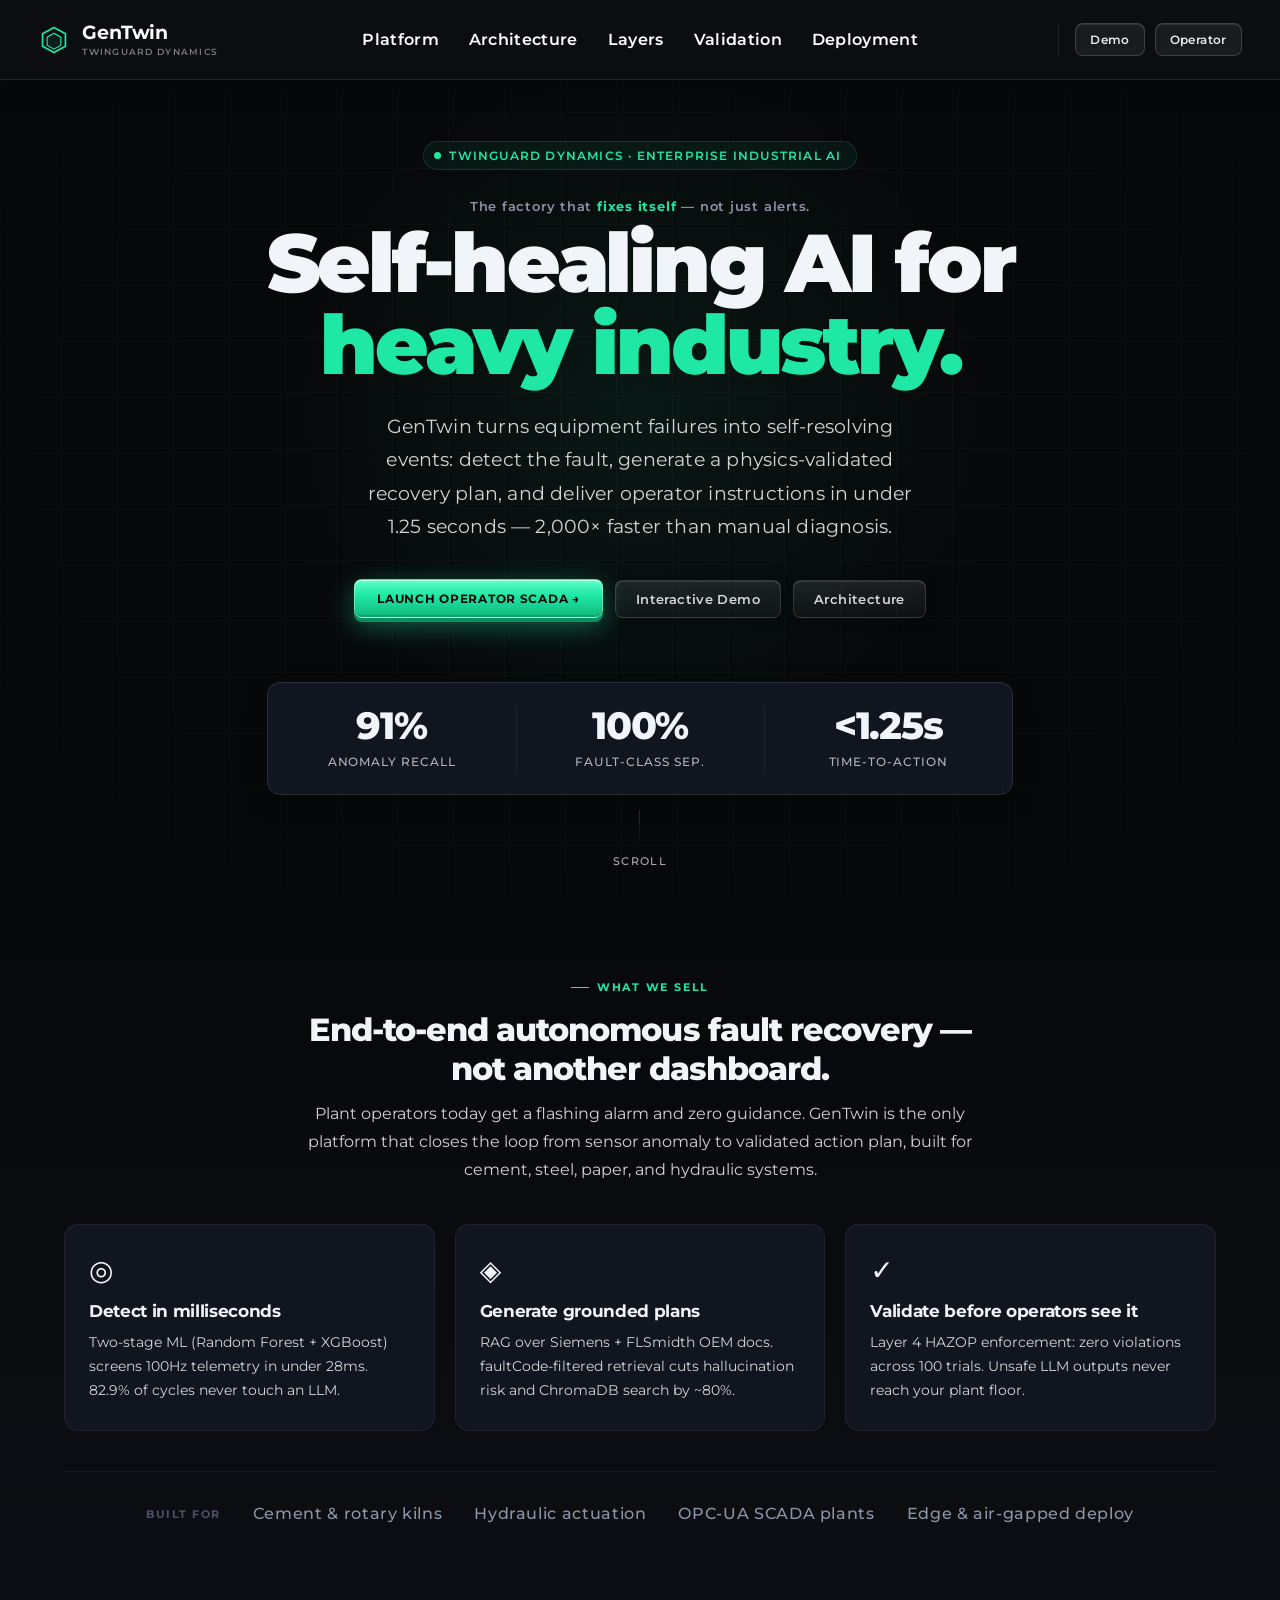
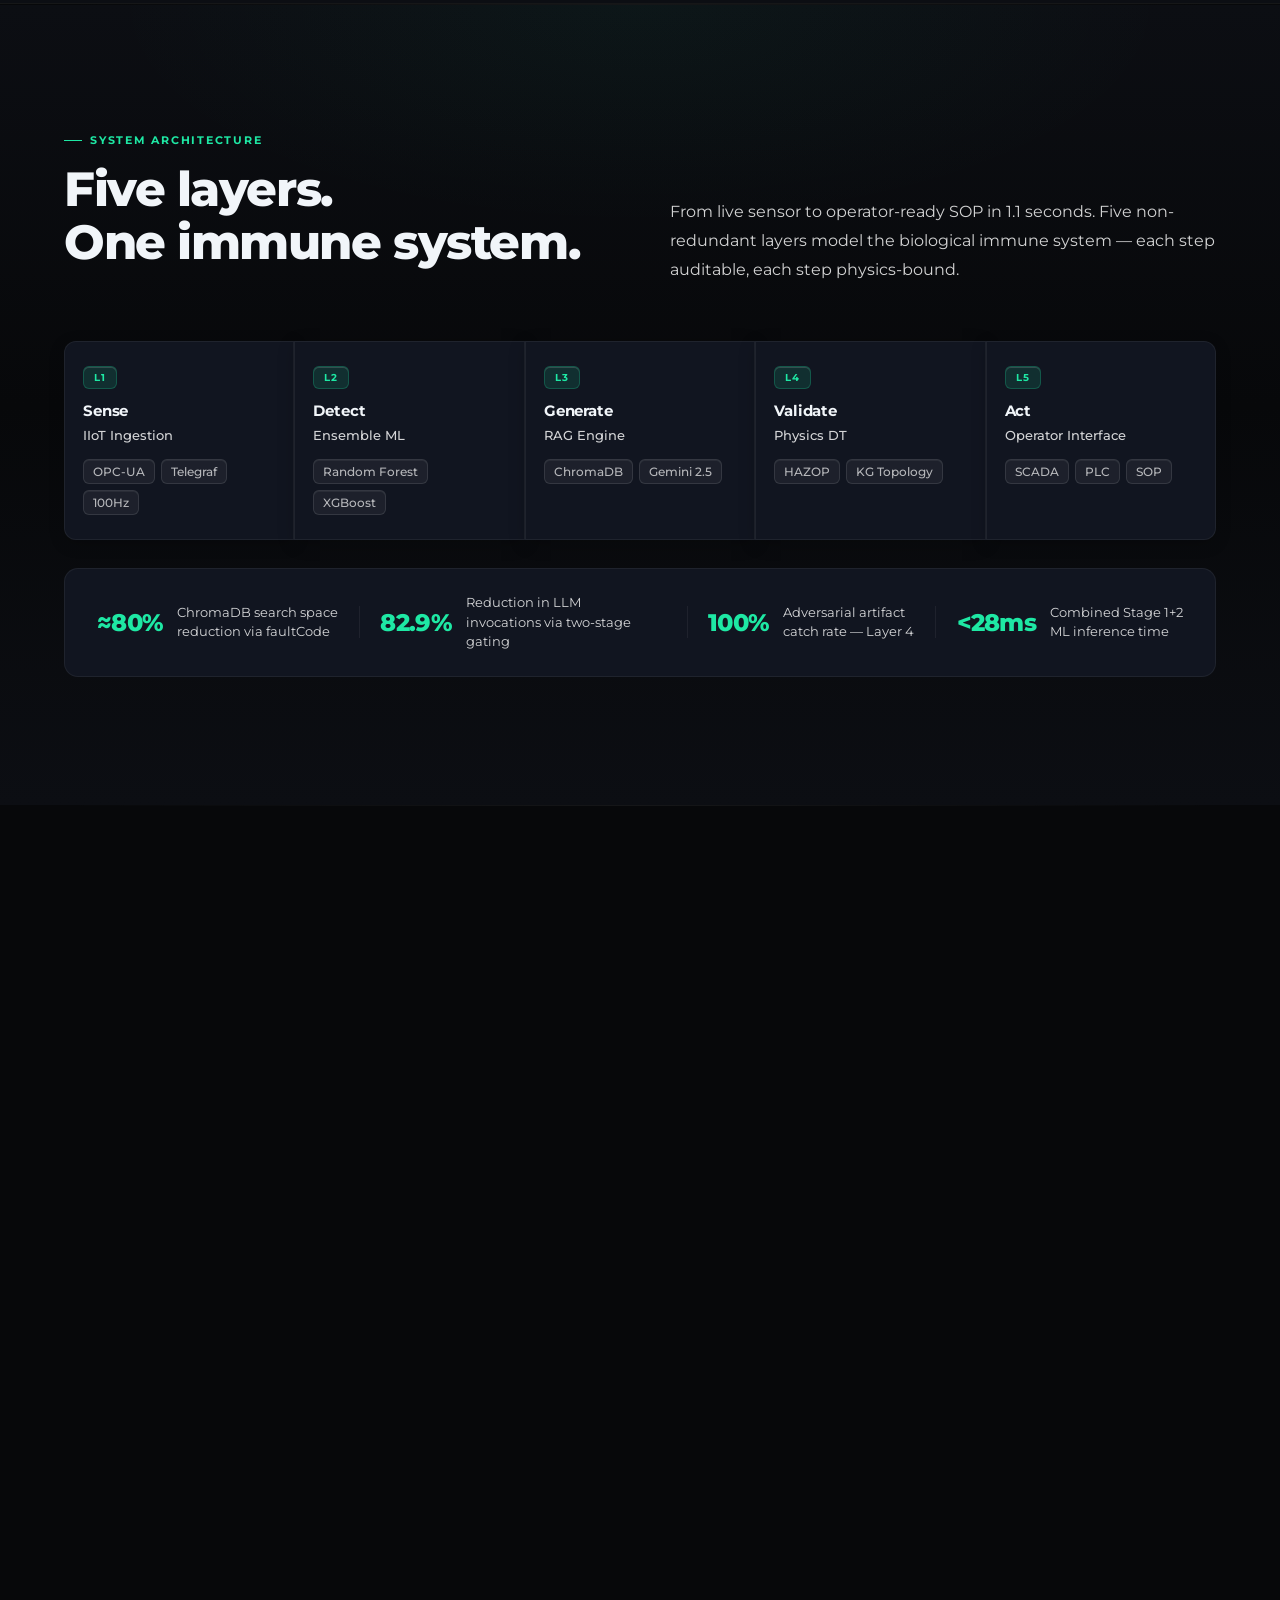
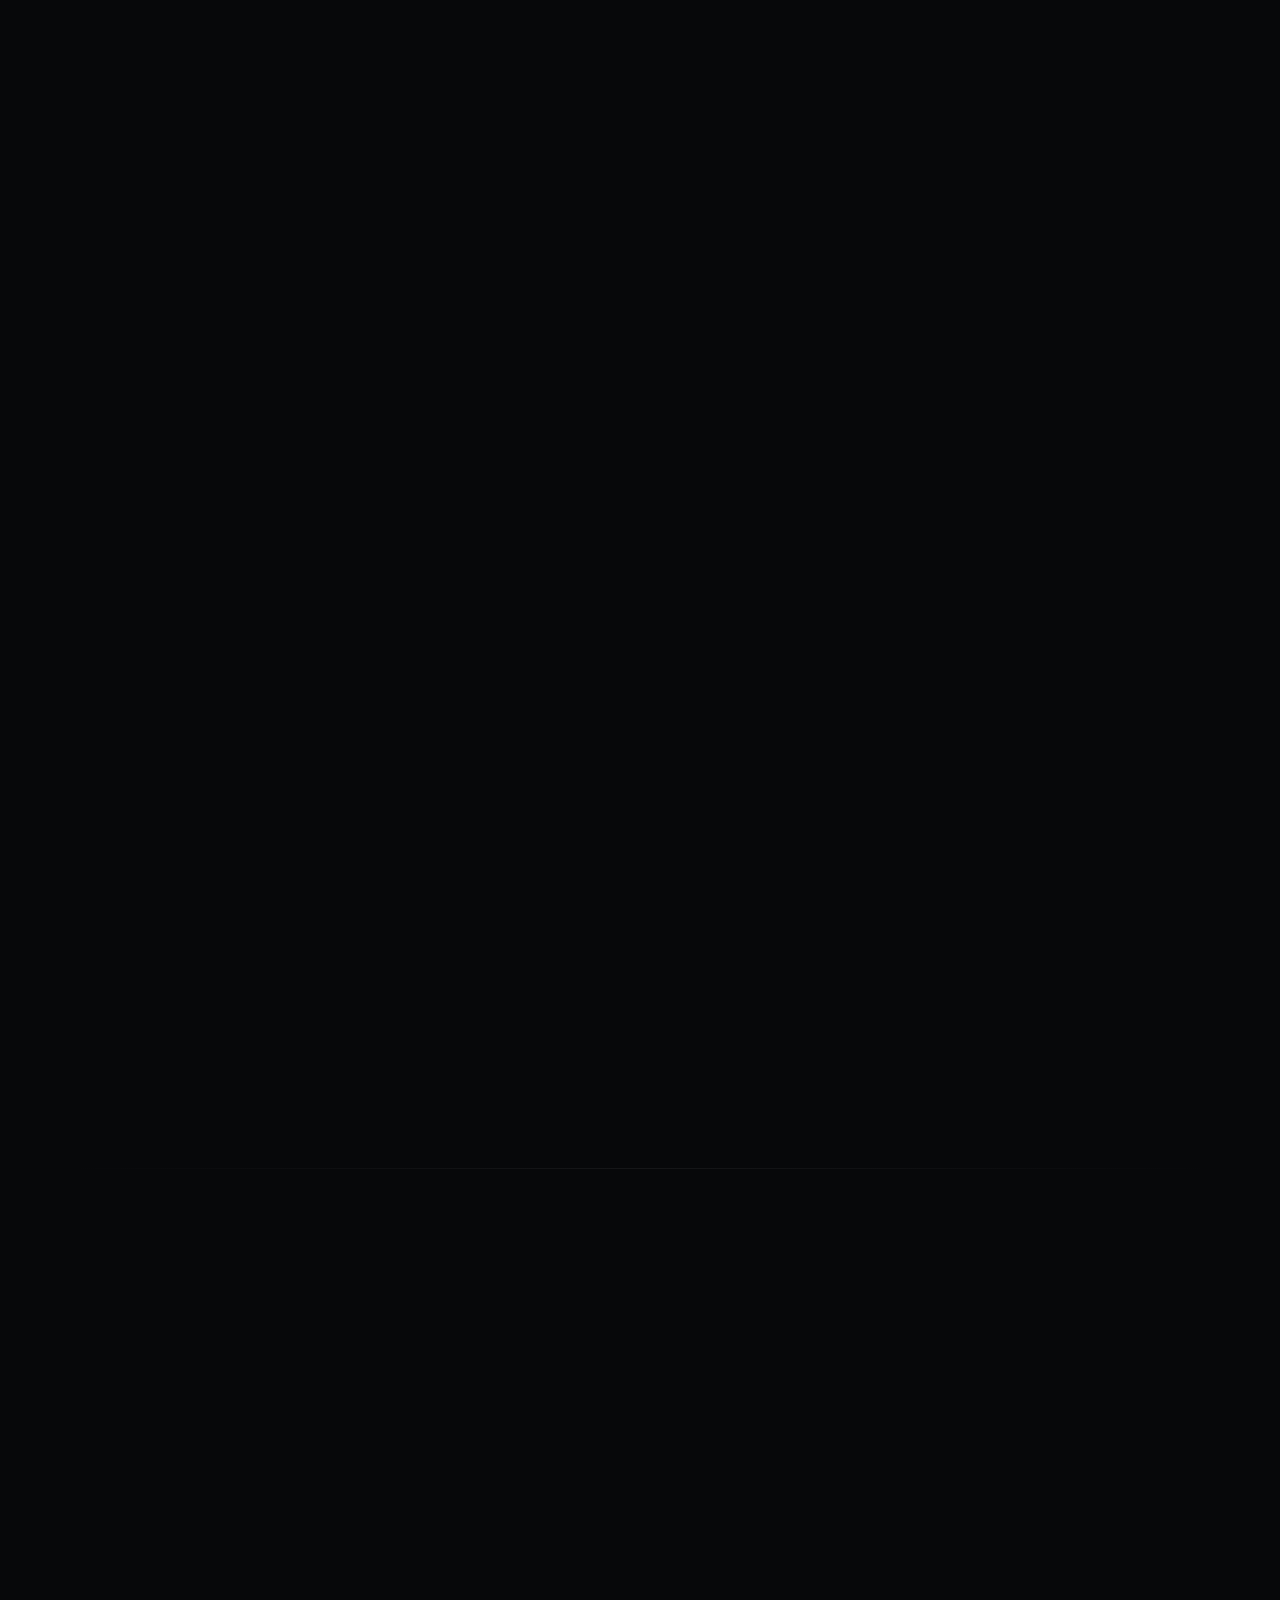
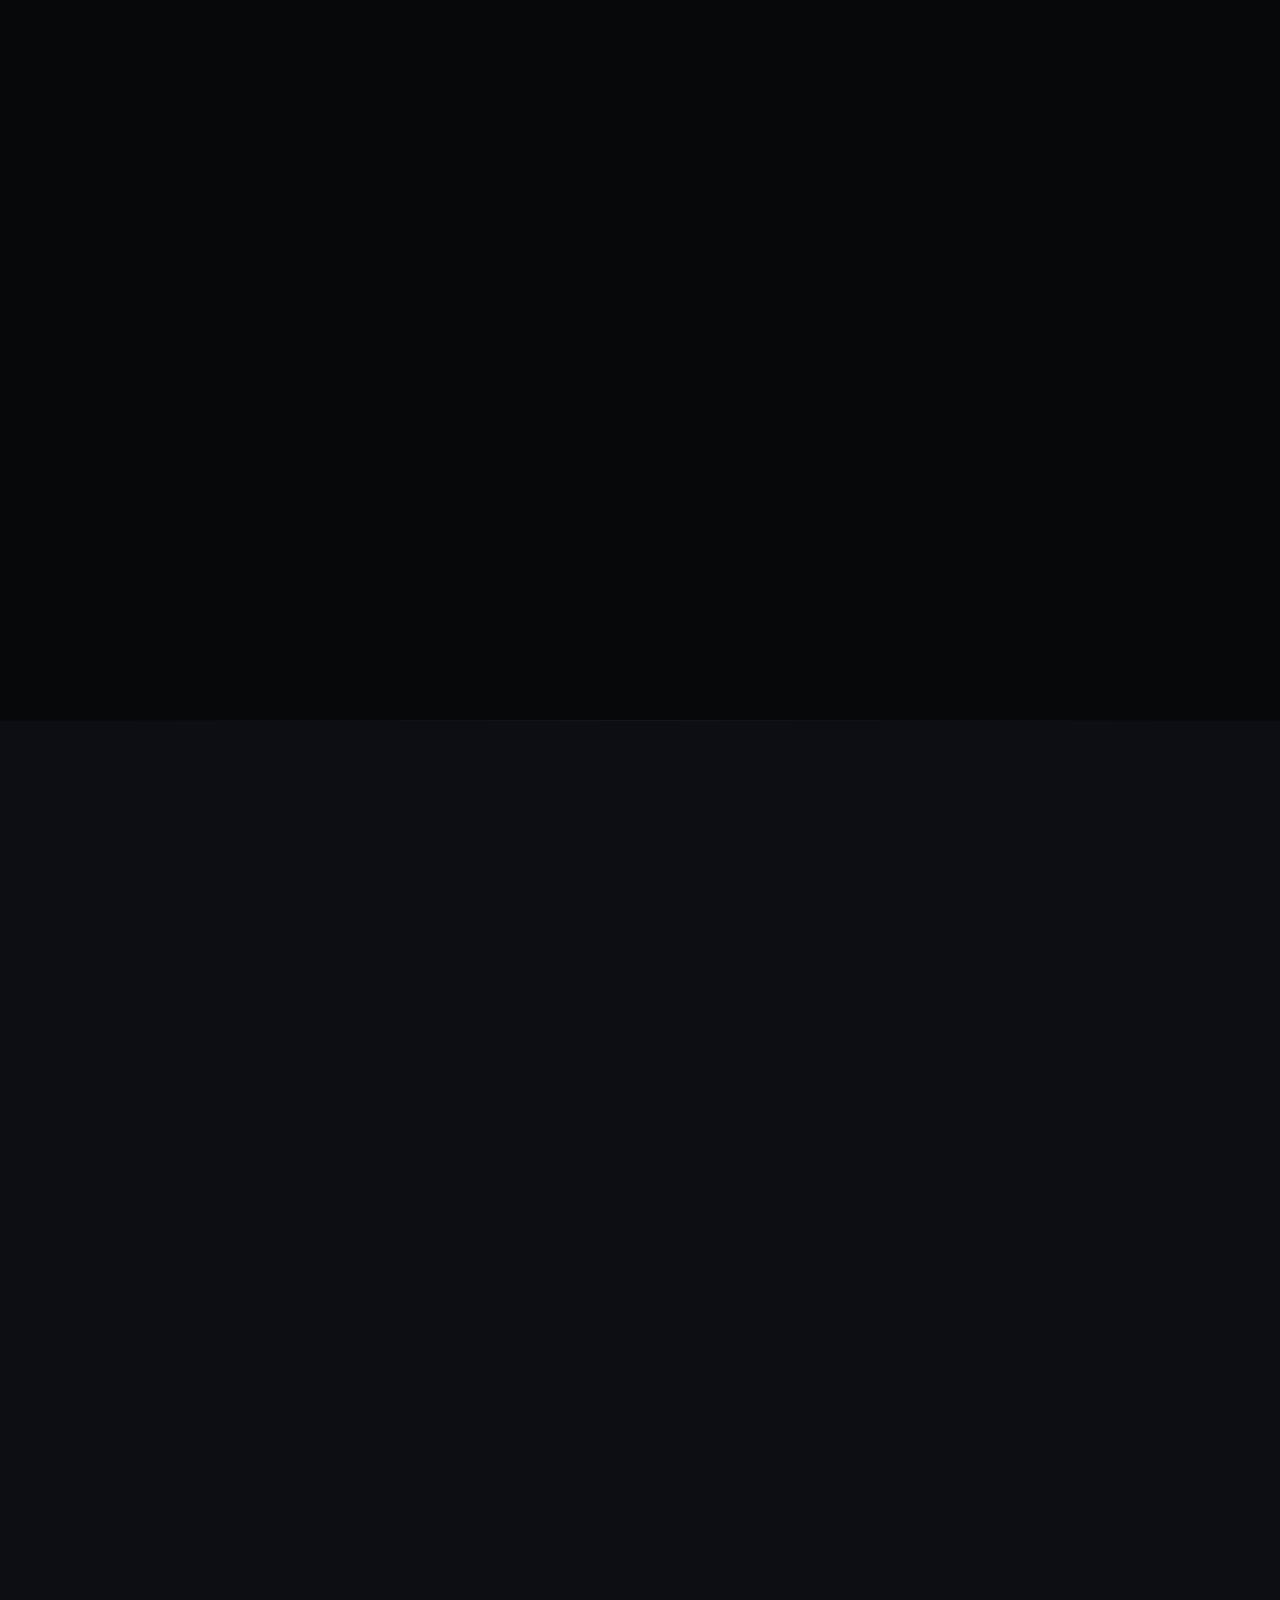
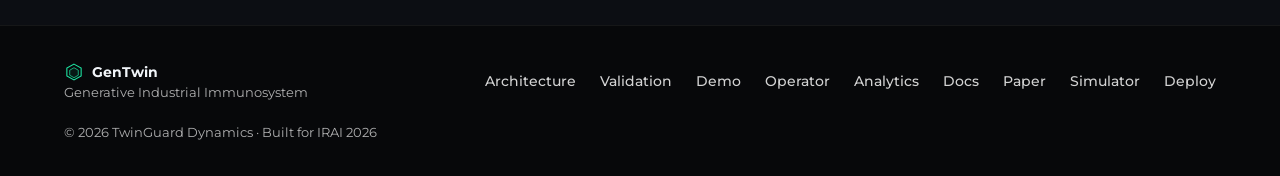
<file: index.html>
<!DOCTYPE html>
<html lang="en">
<head>
<meta charset="UTF-8">
<meta name="viewport" content="width=device-width, initial-scale=1.0">
<title>GenTwin — Generative Industrial Immunosystem</title>
<link rel="preconnect" href="https://fonts.googleapis.com">
<link rel="preconnect" href="https://fonts.gstatic.com" crossorigin>
<link rel="preload" href="https://fonts.googleapis.com/css2?family=Montserrat:ital,wght@0,300;0,400;0,500;0,600;0,700;0,800;0,900;1,300;1,400;1,500;1,600;1,700&display=swap" as="style">
<link href="https://fonts.googleapis.com/css2?family=Montserrat:wght@400;600;700;800&display=swap" rel="stylesheet">
<style>
/* Typography: Montserrat — Julieta Ulanovsky et al. (Google Fonts) */
*,*::before,*::after{box-sizing:border-box;margin:0;padding:0}
:root{
--bg0:#07080A;--bg1:#0C0E13;--bg2:#111520;--bg3:#161B28;--bg4:#1C2233;
--border:rgba(255,255,255,0.06);--border2:rgba(255,255,255,0.10);--border3:rgba(255,255,255,0.16);
--accent:#1EE8A4;--adim:rgba(30,232,164,0.10);--adim2:rgba(30,232,164,0.06);
--blue:rgba(56,189,248,1);--bluedim:rgba(56,189,248,0.10);
--danger:#EF4444;--dangerdim:rgba(239,68,68,0.12);--warn:#F59E0B;--warndim:rgba(245,158,11,0.12);
--t1:#F1F5F9;--t2:#8B95A8;--t3:#4A5268;--ta:#1EE8A4;
--text-body:rgba(255,255,255,0.82);--text-muted:rgba(255,255,255,0.68);--text-dim:rgba(255,255,255,0.55);
--f:'Montserrat',system-ui,-apple-system,BlinkMacSystemFont,'Segoe UI',sans-serif;
--ease:cubic-bezier(0.16,1,0.3,1);
--c0:var(--bg0);--c1:var(--bg1);--c2:var(--bg2);--c3:var(--bg3);
--accent2:var(--adim);--accent3:var(--adim2);
}
html{scroll-behavior:smooth;font-size:16px;scroll-padding-top:88px;font-family:var(--f)}
body{background:var(--c0);color:var(--t1);font-family:var(--f);font-weight:400;-webkit-font-smoothing:antialiased;overflow-x:hidden}
section{content-visibility:auto;contain-intrinsic-size:auto 500px}
button,input,textarea,select{font-family:var(--f)}
h1,h2,h3,h4,h5,h6,p,a,span,li,td,th,label,nav,footer,section,article{font-family:inherit}
section[id]{scroll-margin-top:88px}

/* TOP NAV — liquid glassmorphism (scoped to #mainNav only) */
#mainNav{position:fixed;top:0;left:0;right:0;z-index:1000;height:80px;overflow:visible;
  background:rgba(12,14,19,0.94);
  border-bottom:1px solid rgba(255,255,255,0.1);
  box-shadow:0 4px 24px rgba(0,0,0,0.35);
  transition:background 0.2s var(--ease),box-shadow 0.2s var(--ease)}
#mainNav.nav-scrolled{background:rgba(12,14,19,0.98);box-shadow:0 6px 28px rgba(0,0,0,0.45)}
#mainNav .nav-glass-bg{display:none}
#mainNav .nav-glass-shine{display:none}
#mainNav .nav-inner{position:relative;z-index:2;max-width:1280px;height:100%;margin:0 auto;padding:0 clamp(16px,3vw,40px);display:grid;grid-template-columns:minmax(140px,max-content) minmax(0,1fr) minmax(max-content,auto);align-items:center;column-gap:clamp(20px,3vw,36px);min-width:0}
#mainNav .nav-logo{display:flex;align-items:center;gap:12px;text-decoration:none;grid-column:1;z-index:5;flex-shrink:0;padding-right:4px}
#mainNav .nav-logo svg{width:32px;height:32px;flex-shrink:0}
#mainNav .nav-wordmark{font-size:19px;font-weight:700;letter-spacing:-0.02em;color:#FFFFFF;white-space:nowrap;line-height:1.15}
#mainNav .nav-company{display:block;font-size:9px;font-weight:600;letter-spacing:0.14em;text-transform:uppercase;color:rgba(255,255,255,0.45);margin-top:3px}
#mainNav .nav-links-slot{grid-column:2;min-width:0;display:flex;align-items:center;justify-content:center;overflow:hidden;padding:0 4px}
#mainNav .nav-links{display:flex;align-items:center;justify-content:flex-start;flex-wrap:nowrap;gap:clamp(8px,1.2vw,22px);margin:0;padding:0;max-width:100%;width:max-content;overflow-x:auto;overflow-y:visible;scrollbar-width:none;-ms-overflow-style:none}
#mainNav .nav-links::-webkit-scrollbar{display:none}
#mainNav .nav-links a{font-size:17px;font-weight:600;color:#FFFFFF !important;text-decoration:none;letter-spacing:0.02em;white-space:nowrap;position:relative;padding:8px 12px;opacity:1;-webkit-font-smoothing:antialiased;border-radius:10px;transition:background 0.25s var(--ease),box-shadow 0.25s var(--ease),color 0.2s;flex-shrink:0}
#mainNav .nav-links a::before{content:'';position:absolute;inset:0;border-radius:10px;background:transparent;border:1px solid transparent;transition:background 0.2s,border-color 0.2s;z-index:-1}
#mainNav .nav-links a:hover::before{background:rgba(255,255,255,0.08);border-color:rgba(255,255,255,0.12)}
#mainNav .nav-links a.active::before{background:rgba(30,232,164,0.12);border-color:rgba(30,232,164,0.25)}
#mainNav .nav-links a::after{content:'';position:absolute;bottom:5px;left:12px;right:12px;height:2px;background:linear-gradient(90deg,transparent,var(--accent),transparent);border-radius:2px;transform:scaleX(0);transition:transform 0.25s var(--ease);box-shadow:0 0 10px rgba(30,232,164,0.7)}
#mainNav .nav-links a:hover{color:#FFFFFF !important}
#mainNav .nav-links a.active{font-weight:700}
#mainNav .nav-links a.active::after{transform:scaleX(1)}
#mainNav .nav-actions{display:flex;align-items:center;gap:10px;grid-column:3;flex-shrink:0;padding-left:16px;border-left:1px solid rgba(255,255,255,0.1);position:relative;z-index:4;justify-self:end}
#mainNav .btn-ghost{background:rgba(255,255,255,0.06);border:1px solid rgba(255,255,255,0.16);box-shadow:inset 0 1px 0 rgba(255,255,255,0.1);color:rgba(255,255,255,0.9);white-space:nowrap;flex-shrink:0}
#mainNav .btn-ghost:hover{background:rgba(255,255,255,0.12);border-color:rgba(255,255,255,0.24);color:#fff;box-shadow:inset 0 1px 0 rgba(255,255,255,0.15),0 4px 20px rgba(0,0,0,0.2)}
#mainNav .btn-primary{box-shadow:inset 0 1px 0 rgba(255,255,255,0.35),0 4px 20px rgba(30,232,164,0.35);white-space:nowrap;flex-shrink:0}
#mainNav .btn-primary:hover{box-shadow:inset 0 1px 0 rgba(255,255,255,0.45),0 6px 28px rgba(30,232,164,0.45)}
#mainNav .nav-product-link{font-size:12px;padding:7px 12px}
/* Footer nav reset — must not inherit fixed header styles */
footer nav.footer-links{position:static;height:auto;background:transparent;border:none;backdrop-filter:none;padding:0;display:flex;gap:24px;flex-wrap:wrap}
/* Skeuomorphic + glass buttons */
.btn-ghost{font-size:13px;font-weight:600;letter-spacing:0.03em;color:var(--text-body);
  background:linear-gradient(180deg,rgba(255,255,255,0.09) 0%,rgba(255,255,255,0.03) 100%);
  border:1px solid rgba(255,255,255,0.14);border-radius:8px;padding:10px 20px;cursor:pointer;
  text-decoration:none;display:inline-flex;align-items:center;gap:6px;
  box-shadow:inset 0 1px 0 rgba(255,255,255,0.12),inset 0 -1px 0 rgba(0,0,0,0.2),0 4px 14px rgba(0,0,0,0.25);
  transition:transform 0.15s var(--ease),box-shadow 0.15s,border-color 0.15s}
.btn-ghost:hover{color:var(--t1);border-color:rgba(255,255,255,0.22);transform:translateY(-1px);box-shadow:inset 0 1px 0 rgba(255,255,255,0.18),0 6px 20px rgba(0,0,0,0.3)}
.btn-ghost:active{transform:translateY(1px);box-shadow:inset 0 2px 4px rgba(0,0,0,0.3),0 2px 8px rgba(0,0,0,0.2)}
.btn-primary{font-size:12px;font-weight:700;letter-spacing:0.06em;text-transform:uppercase;color:#07080A;
  background:linear-gradient(180deg,#5FFFC8 0%,#1EE8A4 42%,#12B87D 100%);
  border:1px solid rgba(255,255,255,0.35);border-radius:8px;padding:11px 22px;cursor:pointer;
  text-decoration:none;display:inline-flex;align-items:center;gap:6px;
  box-shadow:inset 0 1px 0 rgba(255,255,255,0.55),inset 0 -2px 0 rgba(0,0,0,0.12),0 4px 0 #0A8F62,0 8px 28px rgba(30,232,164,0.4);
  transition:transform 0.15s var(--ease),box-shadow 0.15s}
.btn-primary:hover{transform:translateY(-2px);box-shadow:inset 0 1px 0 rgba(255,255,255,0.6),0 5px 0 #0A8F62,0 12px 36px rgba(30,232,164,0.5)}
.btn-primary:active{transform:translateY(2px);box-shadow:inset 0 2px 6px rgba(0,0,0,0.15),0 2px 0 #0A8F62,0 4px 16px rgba(30,232,164,0.3)}
#mainNav .btn-primary{padding:10px 18px}
#mainNav .btn-ghost.nav-product-link{padding:8px 14px}

/* HERO */
#hero{min-height:100vh;display:flex;flex-direction:column;align-items:center;justify-content:center;text-align:center;padding:116px clamp(20px,5vw,72px) 80px;position:relative;overflow:hidden}
.hero-grid{position:absolute;inset:0;background-image:linear-gradient(rgba(255,255,255,0.025) 1px,transparent 1px),linear-gradient(90deg,rgba(255,255,255,0.025) 1px,transparent 1px);background-size:56px 56px;mask-image:radial-gradient(ellipse 80% 80% at 50% 50%,black 30%,transparent 100%)}
.hero-glow{position:absolute;width:700px;height:700px;border-radius:50%;background:radial-gradient(circle,rgba(30,232,164,0.07) 0%,transparent 70%);top:50%;left:50%;transform:translate(-50%,-56%);pointer-events:none}
.hero-content{position:relative;z-index:2;max-width:820px}
.eyebrow{display:inline-flex;align-items:center;gap:8px;background:var(--accent3);border:1px solid rgba(30,232,164,0.15);border-radius:100px;padding:6px 14px 6px 10px;font-size:12px;font-weight:600;letter-spacing:0.1em;text-transform:uppercase;color:var(--ta);margin-bottom:28px}
.pulse-dot{width:7px;height:7px;border-radius:50%;background:var(--accent);position:relative;flex-shrink:0}
.hero-h1{font-size:clamp(40px,7vw,82px);font-weight:900;letter-spacing:-0.04em;line-height:1.0;margin-bottom:10px;color:var(--t1)}
.hero-h1-accent{display:block;color:var(--accent)}
.hero-sub{font-size:clamp(16px,2vw,19px);font-weight:400;line-height:1.75;color:var(--text-body);max-width:560px;margin:24px auto 36px;letter-spacing:0.01em}
.hero-ctas{display:flex;align-items:center;justify-content:center;gap:12px;margin-bottom:64px;flex-wrap:wrap}
.hero-tagline{font-size:13px;font-weight:600;color:var(--t2);letter-spacing:0.06em;margin-bottom:8px}
.hero-tagline strong{color:var(--ta);font-weight:700}
.hero-metrics{display:flex;align-items:stretch;gap:0;border:1px solid rgba(255,255,255,0.1);border-radius:14px;overflow:hidden;background:var(--c2);box-shadow:0 8px 24px rgba(0,0,0,0.25)}
/* Enterprise value band */
#value-prop{background:linear-gradient(180deg,var(--bg0) 0%,var(--bg1) 100%);padding:clamp(48px,8vw,80px) clamp(20px,5vw,72px);border-bottom:1px solid var(--border)}
.value-inner{max-width:1160px;margin:0 auto}
.value-head{text-align:center;max-width:720px;margin:0 auto 40px}
.value-head h2{font-size:clamp(22px,3vw,32px);font-weight:800;letter-spacing:-0.03em;margin-bottom:12px}
.value-head p{font-size:16px;color:var(--text-body);line-height:1.75}
.value-grid{display:grid;grid-template-columns:repeat(3,1fr);gap:20px}
@media(max-width:768px){.value-grid{grid-template-columns:1fr}}
.value-card{background:var(--c2);border:1px solid var(--border);border-radius:14px;padding:28px 24px;transition:transform 0.2s var(--ease),border-color 0.2s}
.value-card:hover{transform:translateY(-4px);border-color:rgba(30,232,164,0.25)}
.value-icon{font-size:28px;margin-bottom:14px}
.value-card h3{font-size:17px;font-weight:700;margin-bottom:10px;letter-spacing:-0.02em}
.value-card p{font-size:14px;color:var(--text-body);line-height:1.7}
.trust-bar{display:flex;align-items:center;justify-content:center;gap:32px;flex-wrap:wrap;margin-top:40px;padding-top:32px;border-top:1px solid var(--border)}
.trust-bar span{font-size:11px;font-weight:700;letter-spacing:0.14em;text-transform:uppercase;color:var(--t3)}
.trust-bar em{font-style:normal;color:var(--t2);font-weight:500;letter-spacing:0.04em;text-transform:none}
.metric-item{flex:1;padding:24px 32px;text-align:center;position:relative}
.metric-item+.metric-item::before{content:'';position:absolute;left:0;top:20%;bottom:20%;width:1px;background:var(--border)}
.metric-num{font-size:clamp(26px,4vw,38px);font-weight:800;letter-spacing:-0.03em;color:var(--t1);line-height:1;display:block;margin-bottom:6px}
.metric-lbl{font-size:12px;font-weight:500;letter-spacing:0.08em;text-transform:uppercase;color:var(--text-muted)}
.scroll-hint{position:absolute;bottom:32px;left:50%;transform:translateX(-50%);display:flex;flex-direction:column;align-items:center;gap:8px}
.scroll-line{width:1px;height:36px;background:linear-gradient(to bottom,var(--border3),transparent);position:relative;overflow:hidden}
.scroll-hint span{font-size:11px;font-weight:500;letter-spacing:0.12em;text-transform:uppercase;color:var(--text-muted)}

/* SECTION BASE */
section{padding:clamp(72px,10vw,140px) clamp(20px,5vw,72px)}
.section-inner{max-width:1160px;margin:0 auto}
.sec-eye{font-size:11px;font-weight:700;letter-spacing:0.16em;text-transform:uppercase;color:var(--ta);margin-bottom:16px;display:flex;align-items:center;gap:8px}
.sec-eye::before{content:'';width:18px;height:1px;background:var(--accent)}
.sec-title{font-size:clamp(28px,4vw,48px);font-weight:800;letter-spacing:-0.03em;line-height:1.1;color:var(--t1);margin-bottom:16px}
.sec-body{font-size:16px;font-weight:400;line-height:1.8;color:var(--text-body);max-width:560px}

/* ARCH OVERVIEW */
#architecture{background:linear-gradient(180deg,var(--bg1) 0%,var(--bg0) 50%,var(--bg1) 100%);position:relative}
#architecture::before{content:'';position:absolute;inset:0;background:radial-gradient(ellipse 60% 40% at 50% 0%,rgba(30,232,164,0.04) 0%,transparent 70%);pointer-events:none}
#architecture .section-inner{position:relative;z-index:1}
.arch-header{display:grid;grid-template-columns:1fr 1fr;gap:60px;align-items:end;margin-bottom:56px}
@media(max-width:768px){.arch-header{grid-template-columns:1fr}}
.arch-flow{display:flex;align-items:stretch;gap:0;position:relative;margin-bottom:0}
.arch-flow .layer-card{flex:1;padding:24px 18px;position:relative;cursor:pointer;min-height:150px;
  background:var(--c2);border:1px solid var(--border);
  box-shadow:0 4px 16px rgba(0,0,0,0.2);
  opacity:0;transform:translateX(-40px) scale(0.94);
  transition:opacity 0.65s var(--ease),transform 0.65s var(--ease),border-color 0.25s,box-shadow 0.25s}
.arch-flow.layers-play .layer-card{opacity:1;transform:translateX(0) scale(1)}
.arch-flow.layers-play .layer-card:nth-child(1){transition-delay:0ms}
.arch-flow.layers-play .layer-card:nth-child(2){transition-delay:140ms}
.arch-flow.layers-play .layer-card:nth-child(3){transition-delay:280ms}
.arch-flow.layers-play .layer-card:nth-child(4){transition-delay:420ms}
.arch-flow.layers-play .layer-card:nth-child(5){transition-delay:560ms}
.layer-card:first-child{border-radius:12px 0 0 12px}
.layer-card:last-child{border-radius:0 12px 12px 0}
.layer-card:hover{border-color:rgba(30,232,164,0.35);z-index:2;
  box-shadow:inset 0 1px 0 rgba(255,255,255,0.2),0 12px 40px rgba(30,232,164,0.12),0 8px 32px rgba(0,0,0,0.4)}
@media(prefers-reduced-motion:reduce){.arch-flow .layer-card{opacity:1;transform:none;transition:none}}
.layer-card::after{content:'→';position:absolute;right:-14px;top:50%;transform:translateY(-50%);color:var(--border2);font-size:14px;z-index:3;transition:color 0.2s}
.layer-card:last-child::after{display:none}
.layer-card:hover::after{color:var(--accent)}
.l-badge{font-size:10px;font-weight:700;letter-spacing:0.1em;text-transform:uppercase;color:var(--ta);background:rgba(30,232,164,0.12);border:1px solid rgba(30,232,164,0.22);padding:4px 10px;border-radius:6px;display:inline-block;margin-bottom:12px;
  box-shadow:inset 0 1px 0 rgba(255,255,255,0.15)}
.l-name{font-size:15px;font-weight:700;letter-spacing:-0.01em;color:var(--t1);margin-bottom:6px}
.l-sub{font-size:13px;font-weight:500;color:var(--text-body);margin-bottom:14px;line-height:1.5}
.l-tags{display:flex;flex-wrap:wrap;gap:6px}
.l-tag{font-size:12px;font-weight:500;color:var(--text-muted);background:rgba(255,255,255,0.05);border:1px solid rgba(255,255,255,0.1);padding:4px 9px;border-radius:6px;
  box-shadow:inset 0 1px 0 rgba(255,255,255,0.06)}
.arch-strip{background:var(--c2);border:1px solid var(--border);border-radius:14px;padding:24px 32px;display:flex;align-items:center;justify-content:space-between;margin-top:28px;flex-wrap:wrap;gap:20px}
.arch-strip-item{display:flex;align-items:center;gap:14px}
.arch-strip-num{font-size:24px;font-weight:800;letter-spacing:-0.03em;color:var(--ta);flex-shrink:0}
.arch-strip-lbl{font-size:13px;font-weight:400;color:var(--text-body);line-height:1.5;max-width:200px}
.strip-div{width:1px;height:32px;background:var(--border)}

/* RESULTS */
.results-grid{display:grid;grid-template-columns:repeat(auto-fit,minmax(240px,1fr));gap:16px;margin-bottom:40px}
.res-card{background:var(--c1);border:1px solid var(--border);border-top:2px solid var(--accent);border-radius:12px;padding:28px}
.res-num{font-size:clamp(34px,5vw,52px);font-weight:900;letter-spacing:-0.04em;color:var(--t1);line-height:1;display:block;margin-bottom:8px}
.res-lbl{font-size:12px;font-weight:600;letter-spacing:0.1em;text-transform:uppercase;color:var(--ta);margin-bottom:12px}
.res-desc{font-size:15px;font-weight:400;line-height:1.7;color:var(--text-body)}

/* HAZOP CHART */
.hazop-wrap{background:var(--c1);border:1px solid var(--border);border-radius:12px;padding:24px;position:relative;overflow:hidden}
.hazop-chart{position:relative;height:160px;margin-top:12px}
.hz-zone{position:absolute;left:44px;right:0;border-radius:4px}
.hz-danger{top:0;height:55%;background:rgba(255,77,77,0.06);border:1px solid rgba(255,77,77,0.12)}
.hz-safe{bottom:0;height:40%;background:rgba(30,232,164,0.06);border:1px solid rgba(30,232,164,0.12)}
.hz-label{position:absolute;right:10px;font-size:11px;font-weight:700;letter-spacing:0.08em;text-transform:uppercase}
.hz-label-d{top:8px;color:rgba(255,77,77,0.7)}
.hz-label-s{bottom:8px;color:rgba(30,232,164,0.7)}
.hz-line{position:absolute;left:44px;right:0;height:1px;background:rgba(255,255,255,0.2);border-top:1px dashed rgba(255,255,255,0.25)}
.hz-line-lbl{position:absolute;left:0;font-size:10px;font-weight:600;color:var(--text-muted);transform:translateY(-50%)}
.hz-dots{position:absolute;left:44px;right:0;top:0;bottom:0}
.hz-axis{position:absolute;left:0;width:40px;top:0;bottom:0;display:flex;flex-direction:column;justify-content:space-between;padding:4px 0}
.hz-axis span{font-size:10px;color:var(--text-muted);text-align:right;width:36px}

/* LAYERS DETAIL */
#layers{background:var(--c0)}
.layers-grid{display:grid;grid-template-columns:220px 1fr;gap:56px;align-items:start}
@media(max-width:900px){.layers-grid{grid-template-columns:1fr;gap:32px}}
.layers-nav{position:sticky;top:108px}
@media(max-width:900px){.layers-nav{position:relative;top:0}}
.layers-nav-title{font-size:12px;font-weight:700;letter-spacing:0.16em;text-transform:uppercase;color:var(--text-muted);margin-bottom:20px}
.layer-nav-track{position:relative;display:flex;flex-direction:column;padding-left:4px}
.layer-nav-track::before{content:'';position:absolute;left:11px;top:12px;bottom:12px;width:1px;background:linear-gradient(to bottom,var(--border2),rgba(255,255,255,0.15),var(--border2))}
.layer-nav-indicator{position:absolute;left:0;top:0;width:24px;height:8px;border-radius:4px;background:var(--accent);box-shadow:0 0 16px rgba(30,232,164,0.55);transition:transform 0.55s var(--ease);pointer-events:none;z-index:2;will-change:transform}
.layer-dot-row{display:flex;flex-direction:column;gap:4px;position:relative}
.layer-dot-btn{display:flex;align-items:center;gap:14px;background:none;border:none;cursor:pointer;padding:12px 0 12px 36px;width:100%;text-align:left;position:relative;z-index:1}
.layer-dot-btn:focus-visible{outline:2px solid var(--accent);outline-offset:4px;border-radius:4px}
.l-dot{width:6px;height:6px;border-radius:50%;background:rgba(255,255,255,0.25);flex-shrink:0;position:absolute;left:9px;top:50%;transform:translateY(-50%);transition:opacity 0.35s var(--ease),transform 0.35s var(--ease)}
.l-dot-lbl{font-size:15px;font-weight:500;color:var(--text-muted);transition:color 0.4s var(--ease),font-weight 0.4s var(--ease);letter-spacing:0.01em;white-space:nowrap}
.layer-dot-btn.active .l-dot{opacity:0;transform:translateY(-50%) scale(0)}
.layer-dot-btn.active .l-dot-lbl{color:#FFFFFF;font-weight:600}
.layer-dot-btn:not(.active):hover .l-dot-lbl{color:rgba(255,255,255,0.82)}
.layer-cards{display:flex;flex-direction:column;gap:20px}
.detail-card{background:var(--c1);border:1px solid var(--border);border-radius:12px;padding:28px 32px;border-left:2px solid transparent;transition:border-color 0.25s,background 0.25s,opacity 0.25s;scroll-margin-top:110px;opacity:0.65}
.detail-card.in-view{opacity:0.8}
.detail-card:hover,.detail-card.active-card{border-left-color:var(--accent);background:var(--c2)}
.detail-card.active-card{opacity:1}
.dc-head{display:flex;align-items:flex-start;gap:16px;margin-bottom:18px}
.dc-icon{width:44px;height:44px;border-radius:10px;background:var(--accent3);border:1px solid rgba(30,232,164,0.12);display:flex;align-items:center;justify-content:center;flex-shrink:0}
.dc-icon svg{width:22px;height:22px;stroke:var(--accent);fill:none;stroke-width:1.8;stroke-linecap:round;stroke-linejoin:round}
.dc-title-wrap{flex:1}
.dc-badge{font-size:10px;font-weight:700;letter-spacing:0.1em;text-transform:uppercase;color:var(--ta);background:var(--accent3);padding:3px 9px;border-radius:4px;display:inline-block;margin-bottom:6px}
.dc-name{font-size:17px;font-weight:700;letter-spacing:-0.01em;color:var(--t1)}
.dc-desc{font-size:15px;font-weight:400;line-height:1.78;color:var(--text-body);margin-bottom:18px}
.dc-sep{height:1px;background:var(--border);margin-bottom:18px}
.dc-specs{display:flex;flex-wrap:wrap;gap:8px}
.dc-spec{font-size:12px;font-weight:500;color:var(--text-muted);background:rgba(255,255,255,0.06);border:1px solid var(--border2);padding:5px 11px;border-radius:5px;display:flex;align-items:center;gap:5px}
.dc-spec b{color:var(--ta);font-weight:700}

/* DEPLOY */
#deployment{background:var(--c1)}
.deploy-diagram{display:flex;align-items:center;gap:0;margin:48px 0;position:relative;flex-wrap:wrap;justify-content:center}
.dep-box{background:var(--c2);border:1px solid var(--border);border-radius:10px;padding:24px 20px;text-align:center;min-width:180px;flex:1;max-width:240px}
.dep-box-title{font-size:14px;font-weight:700;color:var(--t1);margin-bottom:6px;letter-spacing:-0.01em}
.dep-box-sub{font-size:13px;font-weight:400;color:var(--text-body);line-height:1.5}
.dep-box.edge{border-color:rgba(30,232,164,0.2);background:rgba(30,232,164,0.04)}
.dep-arrow{display:flex;flex-direction:column;align-items:center;gap:4px;padding:0 16px;flex-shrink:0}
.dep-arr-line{width:40px;height:1px;background:var(--border3);position:relative}
.dep-arr-line::after{content:'▶';position:absolute;right:-6px;top:-6px;font-size:11px;color:var(--text-muted)}
.dep-arr-lbl{font-size:11px;font-weight:500;color:var(--text-muted);text-align:center;line-height:1.4;max-width:80px}
.dep-firewall{display:flex;flex-direction:column;align-items:center;gap:6px;padding:0 20px}
.dep-fw-line{width:2px;height:70px;border-left:2px dashed rgba(245,166,35,0.4)}
.dep-fw-badge{font-size:10px;font-weight:700;letter-spacing:0.08em;text-transform:uppercase;color:var(--warn);background:rgba(245,166,35,0.1);border:1px solid rgba(245,166,35,0.2);padding:4px 9px;border-radius:4px}
.deploy-callouts{display:grid;grid-template-columns:1fr 1fr;gap:16px;margin-top:0}
@media(max-width:600px){.deploy-callouts{grid-template-columns:1fr}}
.dc-callout{padding:20px 24px;border-radius:8px;border-left:2px solid}
.dc-callout-danger{background:rgba(255,77,77,0.05);border-color:var(--danger)}
.dc-callout-safe{background:var(--accent3);border-color:var(--accent)}
.dc-callout-title{font-size:12px;font-weight:700;letter-spacing:0.05em;text-transform:uppercase;margin-bottom:8px}
.dc-callout-danger .dc-callout-title{color:var(--danger)}
.dc-callout-safe .dc-callout-title{color:var(--ta)}
.dc-callout p{font-size:15px;font-weight:400;line-height:1.7;color:var(--text-body)}

/* FOOTER */
footer{border-top:1px solid var(--border);padding:36px clamp(20px,5vw,72px)}
.footer-inner{max-width:1160px;margin:0 auto;display:flex;align-items:center;justify-content:space-between;gap:24px;flex-wrap:wrap}
.footer-logo{display:flex;align-items:center;gap:8px}
.footer-wordmark{font-size:14px;font-weight:700;color:var(--t1)}
.footer-tag{font-size:13px;font-weight:400;color:var(--text-muted);margin-top:2px}
.footer-links{display:flex;gap:24px;flex-wrap:wrap}
.footer-links a{font-size:14px;font-weight:500;color:var(--text-body);text-decoration:none;transition:color 0.15s}
.footer-links a:hover{color:var(--t1)}
.footer-copy{font-size:13px;font-weight:400;color:var(--text-muted)}

/* REVEAL */
.reveal{opacity:0;transform:translateY(20px);transition:opacity 0.65s var(--ease),transform 0.65s var(--ease)}
.reveal.in{opacity:1;transform:none}
.reveal.d1{transition-delay:80ms}
.reveal.d2{transition-delay:160ms}
.reveal.d3{transition-delay:240ms}
.reveal.d4{transition-delay:320ms}

/* DIVIDER */
.sec-div{height:1px;background:linear-gradient(to right,transparent,var(--border),transparent);margin:0 auto;max-width:1160px}

/* Utility — readable captions & small copy */
.caption{font-size:13px;font-weight:400;color:var(--text-muted);line-height:1.5}
.chart-legend{font-size:13px;font-weight:500;color:var(--text-body)}

/* RESPONSIVE NAV */
@media(prefers-reduced-motion:reduce){
  #mainNav .nav-liquid{animation:none;opacity:0.35}
}
@media(max-width:1280px){
  #mainNav .nav-links a{font-size:15px;padding:7px 10px}
  #mainNav .nav-links{gap:8px}
}
@media(max-width:1320px){
  #mainNav .nav-links{gap:10px}
  #mainNav .nav-links a{font-size:16px;padding:8px 10px}
}
@media(max-width:1180px){
  #mainNav .nav-links a{font-size:15px;padding:8px 10px}
}
@media(max-width:1020px){
  #mainNav .nav-links a{font-size:14px;padding:7px 8px}
  #mainNav .nav-links{gap:8px}
  #mainNav .nav-wordmark{font-size:17px}
}
@media(max-width:900px){
  #mainNav{min-height:72px}
  #mainNav .nav-liquid--1{width:180px;left:5%}
  #mainNav .nav-liquid--2{width:160px;left:40%}
  #mainNav .nav-liquid--3{width:140px;right:5%}
  #mainNav .nav-inner{display:flex;flex-wrap:wrap;padding:12px 16px 10px;gap:10px 12px}
  #mainNav .nav-logo{flex:1 1 auto}
  #mainNav .nav-actions{flex:0 0 auto;margin-left:auto;border-left:none;padding-left:0}
  #mainNav .nav-links-slot{order:3;flex:1 1 100%;width:100%;overflow:visible;padding:8px 0 0}
  #mainNav .nav-links{width:100%;justify-content:center;flex-wrap:wrap;gap:10px 16px;overflow:visible}
  #mainNav .nav-actions .btn-ghost{display:none}
}
</style>
</head>
<body>

<nav id="mainNav" role="navigation" aria-label="Main navigation">
  <div class="nav-glass-bg" aria-hidden="true">
    <div class="nav-liquid nav-liquid--1"></div>
    <div class="nav-liquid nav-liquid--2"></div>
    <div class="nav-liquid nav-liquid--3"></div>
  </div>
  <div class="nav-glass-shine" aria-hidden="true"></div>
  <div class="nav-inner">
    <a class="nav-logo" href="#hero">
      <svg viewBox="0 0 28 28" fill="none" xmlns="http://www.w3.org/2000/svg" aria-hidden="true">
        <path d="M14 3L24 8.5V19.5L14 25L4 19.5V8.5L14 3Z" stroke="#1EE8A4" stroke-width="1.5" fill="none"/>
        <path d="M14 8L20 11.5V18.5L14 22L8 18.5V11.5L14 8Z" stroke="#1EE8A4" stroke-width="1" fill="rgba(30,232,164,0.08)"/>
      </svg>
      <span class="nav-wordmark">GenTwin<span class="nav-company">TwinGuard Dynamics</span></span>
    </a>
    <div class="nav-links-slot" aria-label="Site sections">
      <div class="nav-links">
        <a href="#value-prop">Platform</a>
        <a href="#architecture">Architecture</a>
        <a href="#layers">Layers</a>
        <a href="#validation">Validation</a>
        <a href="#deployment">Deployment</a>
      </div>
    </div>
    <div class="nav-actions">
      <a class="btn-ghost nav-product-link" href="demo.html">Demo</a>
      <a class="btn-ghost nav-product-link" href="operator.html">Operator</a>
    </div>
  </div>
</nav>

<section id="hero">
  <div class="hero-grid"></div>
  <div class="hero-glow"></div>
  <div class="hero-content">
    <div class="eyebrow reveal"><div class="pulse-dot"></div>TwinGuard Dynamics · Enterprise Industrial AI</div>
    <p class="hero-tagline reveal d1">The factory that <strong>fixes itself</strong> — not just alerts.</p>
    <h1 class="hero-h1 reveal d1">Self-healing AI for<br><span class="hero-h1-accent">heavy industry.</span></h1>
    <p class="hero-sub reveal d2">GenTwin turns equipment failures into self-resolving events: detect the fault, generate a physics-validated recovery plan, and deliver operator instructions in under 1.25 seconds — 2,000× faster than manual diagnosis.</p>
    <div class="hero-ctas reveal d3">
      <a class="btn-primary" href="operator.html">Launch Operator SCADA →</a>
      <a class="btn-ghost" href="demo.html">Interactive Demo</a>
      <a class="btn-ghost" href="#architecture">Architecture</a>
    </div>
    <div class="hero-metrics reveal d4">
      <div class="metric-item">
        <span class="metric-num" data-count="91" data-suffix="%">91%</span>
        <span class="metric-lbl">Anomaly Recall</span>
      </div>
      <div class="metric-item">
        <span class="metric-num" data-count="100" data-suffix="%">100%</span>
        <span class="metric-lbl">Fault-Class Sep.</span>
      </div>
      <div class="metric-item">
        <span class="metric-num">&lt;1.25s</span>
        <span class="metric-lbl">Time-to-Action</span>
      </div>
    </div>
  </div>
  <div class="scroll-hint">
    <div class="scroll-line"></div>
    <span>Scroll</span>
  </div>
</section>

<section id="value-prop">
  <div class="value-inner">
    <div class="value-head reveal">
      <div class="sec-eye" style="justify-content:center">What we sell</div>
      <h2>End-to-end autonomous fault recovery — not another dashboard.</h2>
      <p>Plant operators today get a flashing alarm and zero guidance. GenTwin is the only platform that closes the loop from sensor anomaly to validated action plan, built for cement, steel, paper, and hydraulic systems.</p>
    </div>
    <div class="value-grid">
      <div class="value-card reveal d1">
        <div class="value-icon">◎</div>
        <h3>Detect in milliseconds</h3>
        <p>Two-stage ML (Random Forest + XGBoost) screens 100Hz telemetry in under 28ms. 82.9% of cycles never touch an LLM.</p>
      </div>
      <div class="value-card reveal d2">
        <div class="value-icon">◈</div>
        <h3>Generate grounded plans</h3>
        <p>RAG over Siemens + FLSmidth OEM docs. faultCode-filtered retrieval cuts hallucination risk and ChromaDB search by ~80%.</p>
      </div>
      <div class="value-card reveal d3">
        <div class="value-icon">✓</div>
        <h3>Validate before operators see it</h3>
        <p>Layer 4 HAZOP enforcement: zero violations across 100 trials. Unsafe LLM outputs never reach your plant floor.</p>
      </div>
    </div>
    <div class="trust-bar reveal">
      <span>Built for</span>
      <em>Cement &amp; rotary kilns</em>
      <em>Hydraulic actuation</em>
      <em>OPC-UA SCADA plants</em>
      <em>Edge &amp; air-gapped deploy</em>
    </div>
  </div>
</section>

<div class="sec-div"></div>

<section id="architecture">
  <div class="section-inner">
    <div class="arch-header">
      <div>
        <div class="sec-eye reveal">System Architecture</div>
        <h2 class="sec-title reveal d1">Five layers.<br>One immune system.</h2>
      </div>
      <p class="sec-body reveal d2">From live sensor to operator-ready SOP in 1.1 seconds. Five non-redundant layers model the biological immune system — each step auditable, each step physics-bound.</p>
    </div>
    <div class="arch-flow" id="archFlow">
      <div class="layer-card">
        <span class="l-badge">L1</span>
        <div class="l-name">Sense</div>
        <div class="l-sub">IIoT Ingestion</div>
        <div class="l-tags"><span class="l-tag">OPC-UA</span><span class="l-tag">Telegraf</span><span class="l-tag">100Hz</span></div>
      </div>
      <div class="layer-card">
        <span class="l-badge">L2</span>
        <div class="l-name">Detect</div>
        <div class="l-sub">Ensemble ML</div>
        <div class="l-tags"><span class="l-tag">Random Forest</span><span class="l-tag">XGBoost</span></div>
      </div>
      <div class="layer-card">
        <span class="l-badge">L3</span>
        <div class="l-name">Generate</div>
        <div class="l-sub">RAG Engine</div>
        <div class="l-tags"><span class="l-tag">ChromaDB</span><span class="l-tag">Gemini 2.5</span></div>
      </div>
      <div class="layer-card">
        <span class="l-badge">L4</span>
        <div class="l-name">Validate</div>
        <div class="l-sub">Physics DT</div>
        <div class="l-tags"><span class="l-tag">HAZOP</span><span class="l-tag">KG Topology</span></div>
      </div>
      <div class="layer-card">
        <span class="l-badge">L5</span>
        <div class="l-name">Act</div>
        <div class="l-sub">Operator Interface</div>
        <div class="l-tags"><span class="l-tag">SCADA</span><span class="l-tag">PLC</span><span class="l-tag">SOP</span></div>
      </div>
    </div>
    <div class="arch-strip reveal">
      <div class="arch-strip-item">
        <span class="arch-strip-num">≈80%</span>
        <span class="arch-strip-lbl">ChromaDB search space<br>reduction via faultCode</span>
      </div>
      <div class="strip-div"></div>
      <div class="arch-strip-item">
        <span class="arch-strip-num">82.9%</span>
        <span class="arch-strip-lbl">Reduction in LLM<br>invocations via two-stage gating</span>
      </div>
      <div class="strip-div"></div>
      <div class="arch-strip-item">
        <span class="arch-strip-num">100%</span>
        <span class="arch-strip-lbl">Adversarial artifact<br>catch rate — Layer 4</span>
      </div>
      <div class="strip-div"></div>
      <div class="arch-strip-item">
        <span class="arch-strip-num">&lt;28ms</span>
        <span class="arch-strip-lbl">Combined Stage 1+2<br>ML inference time</span>
      </div>
    </div>
  </div>
</section>

<div class="sec-div"></div>

<section id="layers">
  <div class="section-inner">
    <div class="sec-eye reveal">Layer Detail</div>
    <h2 class="sec-title reveal d1" style="margin-bottom:48px">Each layer, examined.</h2>
    <div class="layers-grid">
      <div class="layers-nav reveal">
        <div class="layers-nav-title">Navigate</div>
        <div class="layer-nav-track">
          <div class="layer-nav-indicator" id="layerIndicator" aria-hidden="true"></div>
          <div class="layer-dot-row" id="layerNav">
            <button type="button" class="layer-dot-btn active" data-target="0" data-layer="layer-1"><div class="l-dot"></div><span class="l-dot-lbl">L1 — Sense</span></button>
            <button type="button" class="layer-dot-btn" data-target="1" data-layer="layer-2"><div class="l-dot"></div><span class="l-dot-lbl">L2 — Detect</span></button>
            <button type="button" class="layer-dot-btn" data-target="2" data-layer="layer-3"><div class="l-dot"></div><span class="l-dot-lbl">L3 — Generate</span></button>
            <button type="button" class="layer-dot-btn" data-target="3" data-layer="layer-4"><div class="l-dot"></div><span class="l-dot-lbl">L4 — Validate</span></button>
            <button type="button" class="layer-dot-btn" data-target="4" data-layer="layer-5"><div class="l-dot"></div><span class="l-dot-lbl">L5 — Act</span></button>
          </div>
        </div>
      </div>
      <div class="layer-cards reveal d1" id="layerCards">

        <div class="detail-card active-card" id="layer-1" data-layer-index="0">
          <div class="dc-head">
            <div class="dc-icon">
              <svg viewBox="0 0 24 24"><polyline points="22 12 18 12 15 21 9 3 6 12 2 12"/></svg>
            </div>
            <div class="dc-title-wrap">
              <span class="dc-badge">L1 · Sense</span>
              <div class="dc-name">IIoT Sensor Ingestion</div>
            </div>
          </div>
          <p class="dc-desc">100 Hz telemetry from pressure sensors PS1, PS2 and temperature sensors TS1, TS2 is ingested via OPC-UA Telegraf, cycle-averaged into 60-second windows, and z-score normalised. Additive Gaussian noise injection at σ=0.05 validates robustness under real factory vibration conditions.</p>
          <div class="dc-sep"></div>
          <div class="dc-specs">
            <div class="dc-spec">Cadence <b>100 Hz</b></div>
            <div class="dc-spec">Protocol <b>OPC-UA</b></div>
            <div class="dc-spec">Window <b>60s</b></div>
            <div class="dc-spec">Noise tolerance <b>5%</b></div>
          </div>
        </div>

        <div class="detail-card" id="layer-2" data-layer-index="1">
          <div class="dc-head">
            <div class="dc-icon">
              <svg viewBox="0 0 24 24"><circle cx="12" cy="12" r="3"/><path d="M12 2v3m0 14v3M4.22 4.22l2.12 2.12m11.32 11.32 2.12 2.12M2 12h3m14 0h3M4.22 19.78l2.12-2.12m11.32-11.32 2.12-2.12"/></svg>
            </div>
            <div class="dc-title-wrap">
              <span class="dc-badge">L2 · Detect</span>
              <div class="dc-name">Two-Stage Ensemble ML</div>
            </div>
          </div>
          <p class="dc-desc">Stage 1 Random Forest (n=100, balanced weighting) screens the full stream in under 12ms, prioritising recall — a missed fault costs more than a false alarm. Stage 2 XGBoost fires only on Stage-1-confirmed anomalies, emitting a typed faultCode that gates downstream RAG retrieval and eliminates redundant LLM calls on normal telemetry.</p>
          <div class="dc-sep"></div>
          <div class="dc-specs">
            <div class="dc-spec">Stage 1 <b>&lt;12ms</b></div>
            <div class="dc-spec">Stage 2 <b>&lt;16ms</b></div>
            <div class="dc-spec">Recall <b>95%</b></div>
            <div class="dc-spec">LLM bypass <b>82.9%</b></div>
          </div>
        </div>

        <div class="detail-card" id="layer-3" data-layer-index="2">
          <div class="dc-head">
            <div class="dc-icon">
              <svg viewBox="0 0 24 24"><path d="M21 16V8a2 2 0 0 0-1-1.73l-7-4a2 2 0 0 0-2 0l-7 4A2 2 0 0 0 3 8v8a2 2 0 0 0 1 1.73l7 4a2 2 0 0 0 2 0l7-4A2 2 0 0 0 21 16z"/><polyline points="3.27 6.96 12 12.01 20.73 6.96"/><line x1="12" y1="22.08" x2="12" y2="12"/></svg>
            </div>
            <div class="dc-title-wrap">
              <span class="dc-badge">L3 · Generate</span>
              <div class="dc-name">RAG Reasoning Engine</div>
            </div>
          </div>
          <p class="dc-desc">The faultCode joins ChromaDB-indexed OEM SOPs, narrowing the vector search space by ≈80%. The all-MiniLM-L6-v2 transformer embeds plant manuals into a 384-dimensional space. Five specialist agents — Engineer, Simulation, Safety, Cost/Risk, Planner — collaborate before synthesising a structured JSON recovery artifact via Gemini 2.5 Flash. Layer 3 is LLM-agnostic; substitutable with Llama-3-8B-Instruct 4-bit GGUF.</p>
          <div class="dc-sep"></div>
          <div class="dc-specs">
            <div class="dc-spec">θ threshold <b>0.75</b></div>
            <div class="dc-spec">Vector dims <b>384</b></div>
            <div class="dc-spec">Agents <b>5</b></div>
            <div class="dc-spec">Retrieval <b>312ms</b></div>
          </div>
        </div>

        <div class="detail-card" id="layer-4" data-layer-index="3">
          <div class="dc-head">
            <div class="dc-icon">
              <svg viewBox="0 0 24 24"><path d="M12 22s8-4 8-10V5l-8-3-8 3v7c0 6 8 10 8 10z"/></svg>
            </div>
            <div class="dc-title-wrap">
              <span class="dc-badge">L4 · Validate</span>
              <div class="dc-name">Physics-Constrained DT Validator</div>
            </div>
          </div>
          <p class="dc-desc">Every generated artifact is validated against a physics-encoded knowledge graph and Monte Carlo degradation model before transmission. Cascade probabilities P=0.84 (Bearing B2→Drive Shaft) and P=0.91 (Drive Shaft→Kiln Motor) represent 85th-percentile outcomes. Layer 4 independently caught 100% of adversarial physically-unsafe plans in 50 adversarial test cases — operating entirely independently of the ensemble classifier.</p>
          <div class="dc-sep"></div>
          <div class="dc-specs">
            <div class="dc-spec">HAZOP trials <b>100/100 safe</b></div>
            <div class="dc-spec">Cascade P <b>0.84–0.91</b></div>
            <div class="dc-spec">Validation <b>38ms</b></div>
            <div class="dc-spec">Catch rate <b>100%</b></div>
          </div>
        </div>

        <div class="detail-card" id="layer-5" data-layer-index="4">
          <div class="dc-head">
            <div class="dc-icon">
              <svg viewBox="0 0 24 24"><rect x="2" y="3" width="20" height="14" rx="2"/><line x1="8" y1="21" x2="16" y2="21"/><line x1="12" y1="17" x2="12" y2="21"/></svg>
            </div>
            <div class="dc-title-wrap">
              <span class="dc-badge">L5 · Act</span>
              <div class="dc-name">Operator Action Interface</div>
            </div>
          </div>
          <p class="dc-desc">Validated JSON artifacts are routed to the operator SCADA as human-readable SOPs, PLC control scripts, or 3D STL print files. Events with safetyPriority=3 bypass the LLM entirely via a hardcoded deterministic shutdown path — no generative component is invoked for critical-shutdown events. Mean time from sensor flag to validated PLC JSON: under 1.25 seconds.</p>
          <div class="dc-sep"></div>
          <div class="dc-specs">
            <div class="dc-spec">End-to-end <b>&lt;1.25s</b></div>
            <div class="dc-spec">Outputs <b>SOP · PLC · STL</b></div>
            <div class="dc-spec">Bypass <b>Deterministic</b></div>
          </div>
        </div>

      </div>
    </div>
  </div>
</section>

<div class="sec-div"></div>

<section id="validation">
  <div class="section-inner">
    <div class="sec-eye reveal">Empirical Validation</div>
    <h2 class="sec-title reveal d1">Results on the AI4I 2020 dataset.</h2>
    <p class="sec-body reveal d2" style="margin-bottom:40px">Validated on 2,205 instances from the hydraulic actuation testbed under 5% injected Gaussian noise. 5-fold stratified cross-validation throughout.</p>
    <div class="results-grid">
      <div class="res-card reveal">
        <span class="res-lbl">Anomaly Recall</span>
        <span class="res-num" data-count="91" data-dec="1" data-suffix="%">91.0%</span>
        <p class="res-desc">Stage 1 RF correctly identified 346 of 365 true faults. 19 false alarms are architecturally acceptable — a missed fault costs far more than an unnecessary inspection.</p>
      </div>
      <div class="res-card reveal d1">
        <span class="res-lbl">Fault-Class Separation</span>
        <span class="res-num" data-count="100" data-suffix="%">100%</span>
        <p class="res-desc">Stage 2 XGBoost perfectly separates Cooler vs Valve fault classes. Attributable to orthogonal physical signatures, confirmed by a 99.7% logistic regression baseline — not model overfitting.</p>
      </div>
      <div class="res-card reveal d2">
        <span class="res-lbl">HAZOP Compliance</span>
        <span class="res-num">100/100</span>
        <p class="res-desc">Zero violations across 100 independent ablation trials. Unconstrained LLM hallucinated pressure targets up to 175 bar — 34% above the burst threshold. RAG grounding eliminates this entirely.</p>
      </div>
      <div class="res-card reveal d3">
        <span class="res-lbl">Time to Action</span>
        <span class="res-num">&lt;1.25s</span>
        <p class="res-desc">Sensor flag to physics-validated PLC JSON in under 1.25 seconds. Alert-only baseline: &gt;2,500 seconds of manual operator time. A 2,000× reduction in fault isolation latency.</p>
      </div>
    </div>
    <div class="hazop-wrap reveal">
      <div class="sec-eye" style="margin-bottom:4px">HAZOP Ablation</div>
      <p class="caption">N=100 trials · 20 shown · Generated Target PS1 (bar)</p>
      <div class="hazop-chart" id="hazopChart">
        <div class="hz-axis">
          <span>180</span><span>160</span><span>140</span><span>130</span><span>110</span>
        </div>
        <div class="hz-zone hz-danger"></div>
        <div class="hz-zone hz-safe"></div>
        <div class="hz-label hz-label-d">Hazard Zone (&gt;130 bar)</div>
        <div class="hz-label hz-label-s">Safe Zone</div>
        <div class="hz-line" style="bottom:40%;"></div>
        <div class="hz-dots" id="hazopDots"></div>
      </div>
      <div style="display:flex;gap:20px;margin-top:12px;flex-wrap:wrap">
        <div style="display:flex;align-items:center;gap:7px"><svg width="14" height="14" viewBox="0 0 14 14"><line x1="1" y1="7" x2="13" y2="7" stroke="#FF4D4D" stroke-width="2"/><line x1="4" y1="3" x2="10" y2="11" stroke="#FF4D4D" stroke-width="2"/><line x1="10" y1="3" x2="4" y2="11" stroke="#FF4D4D" stroke-width="2"/></svg><span class="chart-legend">Unconstrained LLM</span></div>
        <div style="display:flex;align-items:center;gap:7px"><svg width="14" height="14" viewBox="0 0 14 14"><circle cx="7" cy="7" r="5" fill="#1EE8A4"/></svg><span class="chart-legend">GenTwin (RAG + HAZOP)</span></div>
      </div>
    </div>
  </div>
</section>

<div class="sec-div"></div>

<section id="deployment">
  <div class="section-inner">
    <div class="sec-eye reveal">Deployment</div>
    <h2 class="sec-title reveal d1">Edge-native.<br>Air-gap capable.</h2>
    <p class="sec-body reveal d2">Layers 1, 2, and 4 run entirely on edge silicon — XGBoost and Random Forest combined under 15 MB. Layer 3 crosses the IT/OT firewall only when needed. Network fallback is always deterministic.</p>
    <div class="deploy-diagram reveal">
      <div class="dep-box">
        <div style="font-size:20px;margin-bottom:8px">⚙</div>
        <div class="dep-box-title">Industrial PLC</div>
        <div class="dep-box-sub">Actuation</div>
      </div>
      <div class="dep-arrow">
        <div class="dep-arr-line"></div>
        <div class="dep-arr-lbl">100Hz Telemetry<br>Validated JSON</div>
      </div>
      <div class="dep-box edge">
        <div style="font-size:20px;margin-bottom:8px">◈</div>
        <div class="dep-box-title">Edge Gateway</div>
        <div class="dep-box-sub">Jetson / Coral<br>Layers 1, 2, 4</div>
      </div>
      <div class="dep-firewall">
        <div class="dep-fw-line"></div>
        <div class="dep-fw-badge">IT/OT Firewall</div>
        <div class="dep-fw-line"></div>
      </div>
      <div class="dep-box">
        <div style="font-size:20px;margin-bottom:8px">◎</div>
        <div class="dep-box-title">Air-Gapped SLM</div>
        <div class="dep-box-sub">or Cloud LLM<br>Layer 3</div>
      </div>
    </div>
    <div class="deploy-callouts reveal">
      <div class="dc-callout dc-callout-danger">
        <div class="dc-callout-title">Network Fallback</div>
        <p>If Layer 3 LLM connection times out, Layer 4 detects the missing JSON payload and immediately falls back to a hardcoded, physics-validated safe-state shutdown.</p>
      </div>
      <div class="dc-callout dc-callout-safe">
        <div class="dc-callout-title">Data Sovereignty</div>
        <p>4-bit GGUF/AWQ models (Llama-3-8B-Instruct) allow fully local Layer 3 operation on 8 GB VRAM — proprietary plant data never leaves the facility.</p>
      </div>
    </div>
  </div>
</section>

<footer>
  <div class="footer-inner">
    <div>
      <div class="footer-logo">
        <svg width="20" height="20" viewBox="0 0 28 28" fill="none"><path d="M14 3L24 8.5V19.5L14 25L4 19.5V8.5L14 3Z" stroke="#1EE8A4" stroke-width="1.5"/><path d="M14 8L20 11.5V18.5L14 22L8 18.5V11.5L14 8Z" stroke="#1EE8A4" stroke-width="1" fill="rgba(30,232,164,0.08)"/></svg>
        <span class="footer-wordmark">GenTwin</span>
      </div>
      <div class="footer-tag">Generative Industrial Immunosystem</div>
    </div>
    <nav class="footer-links">
      <a href="#architecture">Architecture</a>
      <a href="#validation">Validation</a>
      <a href="demo.html">Demo</a>
      <a href="operator.html">Operator</a>
      <a href="analytics.html">Analytics</a>
      <a href="docs.html">Docs</a>
      <a href="paper.html">Paper</a>
      <a href="simulator.html">Simulator</a>
      <a href="deploy.html">Deploy</a>
    </nav>
    <span class="footer-copy">© 2026 TwinGuard Dynamics · Built for IRAI 2026</span>
  </div>
</footer>

<script>
(function(){
  const io = new IntersectionObserver((entries)=>{
    entries.forEach(e=>{
      if(e.isIntersecting){
        e.target.classList.add('in');
        io.unobserve(e.target);
      }
    });
  },{threshold:0.12,rootMargin:'0px 0px -32px 0px'});
  document.querySelectorAll('.reveal').forEach(el=>io.observe(el));

  const archFlow=document.getElementById('archFlow');
  if(archFlow){
    const archIo=new IntersectionObserver((entries)=>{
      entries.forEach(e=>{
        if(e.isIntersecting){
          archFlow.classList.add('layers-play');
          archIo.unobserve(archFlow);
        }
      });
    },{threshold:0.25,rootMargin:'0px 0px -80px 0px'});
    archIo.observe(archFlow);
  }

  function countUp(el, target, dec=0, suffix=''){
    const dur=1400, start=performance.now();
    function tick(now){
      const p=Math.min((now-start)/dur,1);
      const e=1-Math.pow(2,-10*p);
      const v=e*target;
      el.textContent=(dec>0?v.toFixed(dec):Math.round(v))+suffix;
      if(p<1) requestAnimationFrame(tick);
    }
    requestAnimationFrame(tick);
  }
  const cio = new IntersectionObserver((entries)=>{
    entries.forEach(e=>{
      if(e.isIntersecting){
        const el=e.target;
        const cnt=parseFloat(el.dataset.count||0);
        const dec=parseInt(el.dataset.dec||0);
        const suf=el.dataset.suffix||'';
        if(cnt) countUp(el,cnt,dec,suf);
        cio.unobserve(el);
      }
    });
  },{threshold:0.5});
  document.querySelectorAll('[data-count]').forEach(el=>cio.observe(el));

  const layerNav=document.getElementById('layerNav');
  const layerIndicator=document.getElementById('layerIndicator');
  const layersSection=document.getElementById('layers');
  const layerBtns=layerNav?Array.from(layerNav.querySelectorAll('.layer-dot-btn')):[];
  const layerCards=Array.from(document.querySelectorAll('.detail-card'));

  let activeLayerIndex=0;
  let layerScrollLocked=false;
  let layerScrollLockTimer=null;
  let layerTicking=false;

  function moveLayerIndicator(index){
    const btn=layerBtns[index];
    if(!btn||!layerIndicator)return;
    const y=btn.offsetTop+(btn.offsetHeight-8)/2;
    layerIndicator.style.transform='translateY('+y+'px)';
  }

  function applyActiveLayer(index){
    if(index===activeLayerIndex&&layerBtns[index]&&layerBtns[index].classList.contains('active'))return;
    activeLayerIndex=index;
    layerBtns.forEach((b,i)=>b.classList.toggle('active',i===index));
    layerCards.forEach((c,i)=>{
      const on=i===index;
      c.classList.toggle('active-card',on);
      if(on)c.classList.add('in-view');
    });
    moveLayerIndicator(index);
  }

  function getLayerIndexFromScroll(){
    if(!layerCards.length)return 0;
    const marker=window.innerHeight*0.38;
    let bestIdx=0;
    let bestDist=Infinity;
    layerCards.forEach((card,i)=>{
      const rect=card.getBoundingClientRect();
      const center=rect.top+rect.height*0.35;
      const dist=Math.abs(center-marker);
      if(dist<bestDist){bestDist=dist;bestIdx=i;}
    });
    return bestIdx;
  }

  function updateLayerFromScroll(){
    if(layerScrollLocked||!layersSection)return;
    const secRect=layersSection.getBoundingClientRect();
    if(secRect.bottom<120||secRect.top>window.innerHeight)return;
    const idx=getLayerIndexFromScroll();
    applyActiveLayer(idx);
  }

  let layerScrollScheduled=false;
  function onLayerScroll(){
    if(layerScrollLocked||layerScrollScheduled)return;
    layerScrollScheduled=true;
    requestAnimationFrame(()=>{updateLayerFromScroll();layerScrollScheduled=false;});
  }

  function lockLayerScroll(ms){
    layerScrollLocked=true;
    clearTimeout(layerScrollLockTimer);
    layerScrollLockTimer=setTimeout(()=>{layerScrollLocked=false;updateLayerFromScroll();},ms);
  }

  function setActiveLayer(index,scrollTo){
    applyActiveLayer(index);
    if(scrollTo&&layerCards[index]){
      lockLayerScroll(900);
      layerCards[index].scrollIntoView({behavior:'smooth',block:'start'});
    }
  }

  if(layerNav&&layerBtns.length&&layerCards.length){
    requestAnimationFrame(()=>applyActiveLayer(0));
    layerBtns.forEach((btn,i)=>btn.addEventListener('click',()=>setActiveLayer(i,true)));
    window.addEventListener('scroll',onLayerScroll,{passive:true});
    window.addEventListener('resize',()=>{if(!layerScrollLocked)moveLayerIndicator(activeLayerIndex);});
    const inViewObs=new IntersectionObserver(entries=>{
      entries.forEach(entry=>{
        if(entry.isIntersecting)entry.target.classList.add('in-view');
      });
    },{threshold:0.08,rootMargin:'0px 0px -10% 0px'});
    layerCards.forEach(card=>inViewObs.observe(card));
  }

  const mainNav=document.getElementById('mainNav');
  const navAnchors=document.querySelectorAll('.nav-links a');
  const sectionIds=['hero','value-prop','architecture','layers','validation','deployment'];
  let navScrollScheduled=false;
  function onScrollNav(){
    if(mainNav)mainNav.classList.toggle('nav-scrolled',window.scrollY>24);
    let current='hero';
    for(let i=sectionIds.length-1;i>=0;i--){
      const el=document.getElementById(sectionIds[i]);
      if(el&&window.scrollY>=el.offsetTop-120){current=sectionIds[i];break}
    }
    navAnchors.forEach(a=>a.classList.toggle('active',a.getAttribute('href')==='#'+current));
  }
  window.addEventListener('scroll',()=>{
    if(navScrollScheduled)return;
    navScrollScheduled=true;
    requestAnimationFrame(()=>{onScrollNav();navScrollScheduled=false});
  },{passive:true});
  onScrollNav();

  const hazopDots=document.getElementById('hazopDots');
  if(hazopDots){
    const chart=document.getElementById('hazopChart');
    const dangerPts=[152,168,147,163,155,172,144,166,158,149];
    const safePts=[127,129,126,128,127,130,126,129,127,128];
    const minV=90,maxV=190,range=maxV-minV;
    const nPts=Math.max(dangerPts.length,safePts.length);
    dangerPts.forEach((v,i)=>{
      const d=document.createElement('div');
      const yPct=100-(v-minV)/range*100;
      const xPct=(i+0.5)/nPts*100;
      d.style.cssText=`position:absolute;left:${xPct}%;top:${yPct}%;transform:translate(-50%,-50%);width:8px;height:8px`;
      d.innerHTML=`<svg width="10" height="10" viewBox="0 0 10 10"><line x1="1" y1="1" x2="9" y2="9" stroke="#FF4D4D" stroke-width="1.8"/><line x1="9" y1="1" x2="1" y2="9" stroke="#FF4D4D" stroke-width="1.8"/></svg>`;
      hazopDots.appendChild(d);
    });
    safePts.forEach((v,i)=>{
      const d=document.createElement('div');
      const yPct=100-(v-minV)/range*100;
      const xPct=(i+0.5)/nPts*100;
      d.style.cssText=`position:absolute;left:${xPct}%;top:${yPct}%;transform:translate(-50%,-50%);width:8px;height:8px`;
      d.innerHTML=`<svg width="8" height="8" viewBox="0 0 8 8"><circle cx="4" cy="4" r="3.5" fill="#1EE8A4"/></svg>`;
      hazopDots.appendChild(d);
    });
  }
})();
</script>
</body>
</html>
</file>
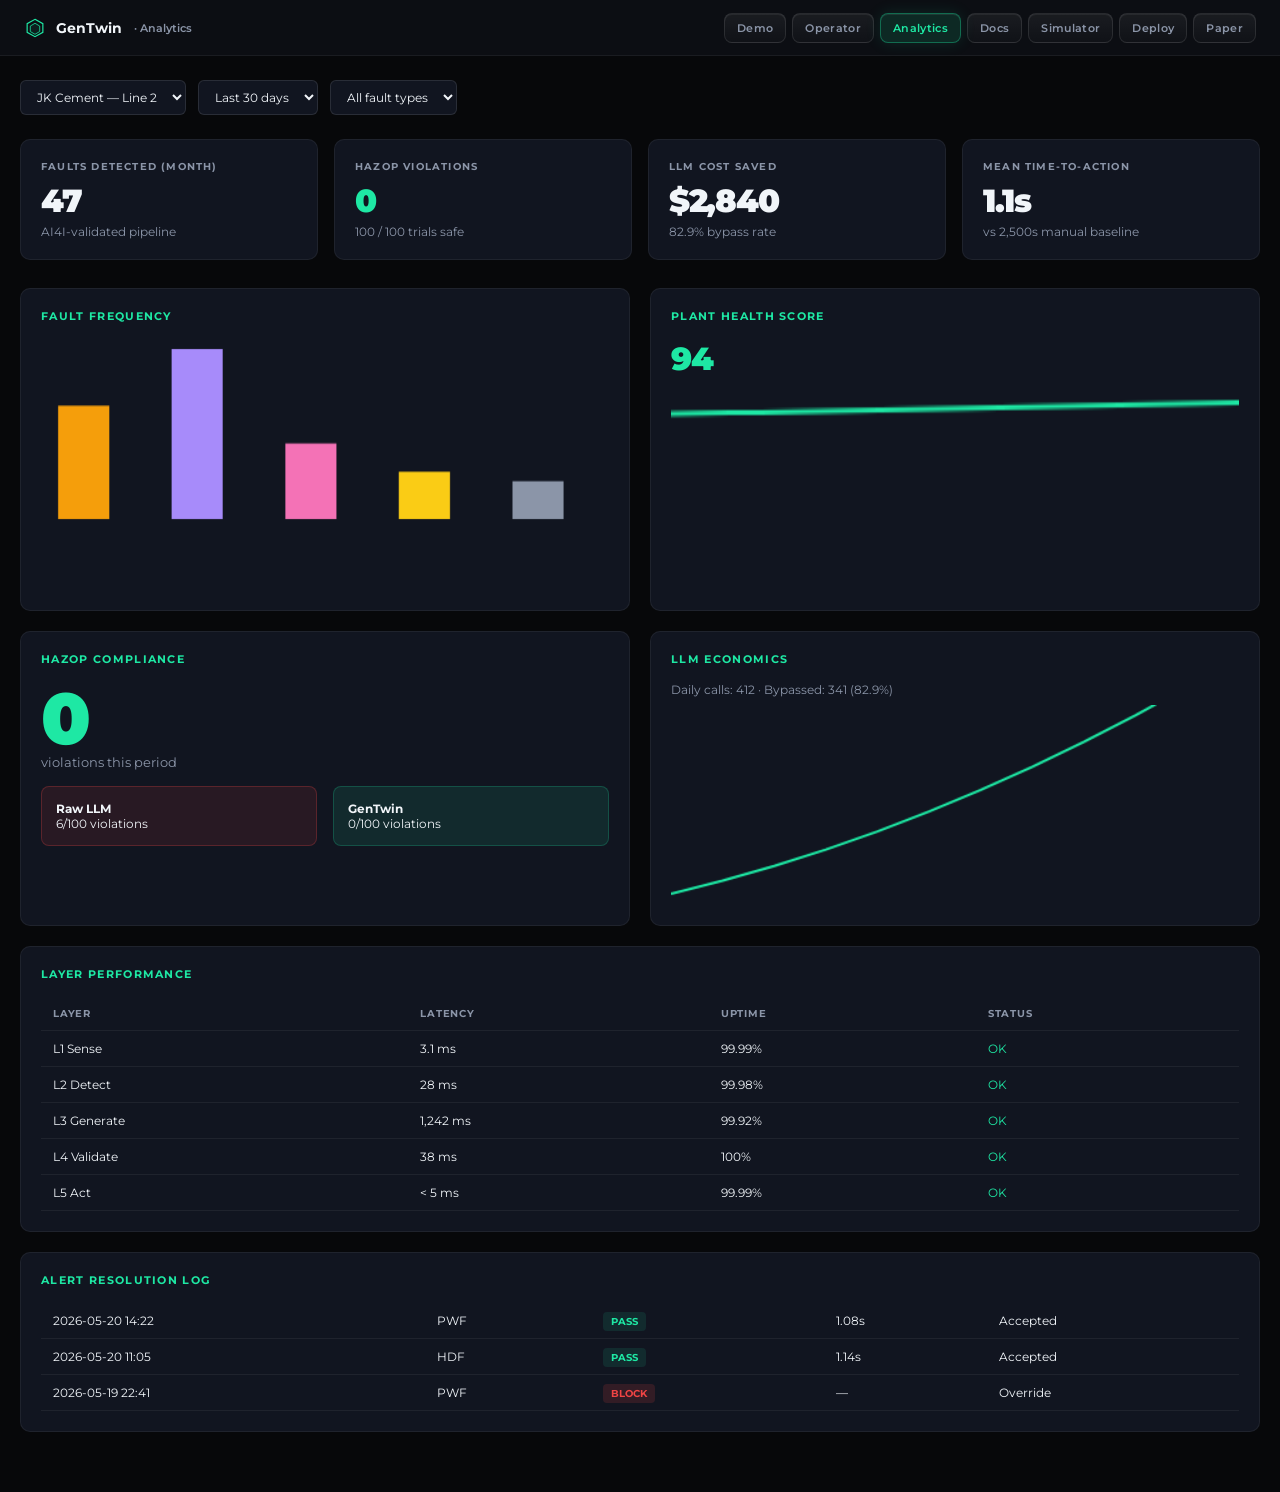
<file: analytics.html>
<!DOCTYPE html>
<html lang="en">
<head>
<meta charset="UTF-8">
<meta name="viewport" content="width=device-width, initial-scale=1.0">
<title>GenTwin Analytics — Admin Dashboard</title>
<link href="https://fonts.googleapis.com/css2?family=Montserrat:wght@400;600;700&display=swap" rel="stylesheet">
<link rel="stylesheet" href="assets/suite-nav.css">
<style>
*,*::before,*::after{box-sizing:border-box;margin:0;padding:0}
:root{--bg0:#07080A;--bg1:#0C0E13;--bg2:#111520;--border:rgba(255,255,255,0.06);--border2:rgba(255,255,255,0.10);--accent:#1EE8A4;--adim:rgba(30,232,164,0.10);--warn:#F59E0B;--danger:#EF4444;--t1:#F1F5F9;--t2:#8B95A8;--ta:#1EE8A4;--f:'Montserrat',system-ui,sans-serif}
body{font-family:var(--f);background:var(--bg0);color:var(--t1);min-height:100vh}
a{color:var(--ta);text-decoration:none}
.wrap{max-width:1280px;margin:0 auto;padding:24px 20px 60px}
.filters{display:flex;gap:12px;flex-wrap:wrap;margin-bottom:24px}
.filters select{font-family:var(--f);font-size:12px;padding:8px 12px;background:var(--bg2);border:1px solid var(--border2);border-radius:6px;color:var(--t1)}
.kpi-row{display:grid;grid-template-columns:repeat(auto-fit,minmax(200px,1fr));gap:16px;margin-bottom:28px}
.kpi{background:var(--bg2);border:1px solid var(--border);border-radius:10px;padding:20px}
.kpi-lbl{font-size:10px;font-weight:700;letter-spacing:0.12em;text-transform:uppercase;color:var(--t2)}
.kpi-val{font-size:32px;font-weight:900;letter-spacing:-0.04em;margin:8px 0 4px}
.kpi-sub{font-size:12px;color:var(--t2)}
.kpi.accent .kpi-val{color:var(--ta)}
.grid2{display:grid;grid-template-columns:1fr 1fr;gap:20px;margin-bottom:20px}
@media(max-width:900px){.grid2{grid-template-columns:1fr}}
.card{background:var(--bg2);border:1px solid var(--border);border-radius:10px;padding:20px}
.card-h{font-size:11px;font-weight:700;letter-spacing:0.12em;text-transform:uppercase;color:var(--ta);margin-bottom:16px}
canvas.chart{width:100%;height:200px;display:block}
.hazop-big{font-size:72px;font-weight:900;color:var(--accent);line-height:1}
.compare{display:flex;gap:16px;margin-top:16px}
.compare-box{flex:1;padding:14px;border-radius:8px;font-size:12px}
.compare-box.bad{background:rgba(239,68,68,0.1);border:1px solid rgba(239,68,68,0.25)}
.compare-box.good{background:var(--adim);border:1px solid rgba(30,232,164,0.2)}
table{width:100%;border-collapse:collapse;font-size:12px}
th,td{padding:10px 12px;text-align:left;border-bottom:1px solid var(--border)}
th{font-size:10px;font-weight:700;text-transform:uppercase;color:var(--t2);letter-spacing:0.08em}
.badge{font-size:10px;font-weight:700;padding:3px 8px;border-radius:4px}
.badge.pass{background:var(--adim);color:var(--accent)}
.badge.block{background:rgba(239,68,68,0.15);color:var(--danger)}
</style>
</head>
<body data-suite-page="analytics" data-suite-title="Analytics">
<div id="suite-nav-mount"></div>
<script src="assets/suite-nav.js"></script>
<div class="wrap">
  <div class="filters">
    <select><option>JK Cement — Line 2</option></select>
    <select><option>Last 30 days</option></select>
    <select><option value="">All fault types</option></select>
  </div>
  <div class="kpi-row">
    <div class="kpi"><div class="kpi-lbl">Faults detected (month)</div><div class="kpi-val">47</div><div class="kpi-sub">AI4I-validated pipeline</div></div>
    <div class="kpi accent"><div class="kpi-lbl">HAZOP violations</div><div class="kpi-val">0</div><div class="kpi-sub">100 / 100 trials safe</div></div>
    <div class="kpi"><div class="kpi-lbl">LLM cost saved</div><div class="kpi-val">$2,840</div><div class="kpi-sub">82.9% bypass rate</div></div>
    <div class="kpi"><div class="kpi-lbl">Mean time-to-action</div><div class="kpi-val">1.1s</div><div class="kpi-sub">vs 2,500s manual baseline</div></div>
  </div>
  <div class="grid2">
    <div class="card"><div class="card-h">Fault frequency</div><canvas class="chart" id="faultChart" width="400" height="160"></canvas></div>
    <div class="card"><div class="card-h">Plant health score</div><div class="kpi-val" style="color:var(--accent)">94</div><canvas class="chart" id="healthChart" width="400" height="80" style="margin-top:12px"></canvas></div>
  </div>
  <div class="grid2">
    <div class="card"><div class="card-h">HAZOP compliance</div><div class="hazop-big">0</div><p style="font-size:13px;color:var(--t2);margin-bottom:12px">violations this period</p><div class="compare"><div class="compare-box bad"><strong>Raw LLM</strong><br>6/100 violations</div><div class="compare-box good"><strong>GenTwin</strong><br>0/100 violations</div></div></div>
    <div class="card"><div class="card-h">LLM economics</div><p style="font-size:12px;color:var(--t2);margin-bottom:8px">Daily calls: 412 · Bypassed: 341 (82.9%)</p><canvas class="chart" id="llmChart" width="400" height="160"></canvas></div>
  </div>
  <div class="card" style="margin-bottom:20px"><div class="card-h">Layer performance</div>
    <table><thead><tr><th>Layer</th><th>Latency</th><th>Uptime</th><th>Status</th></tr></thead>
    <tbody>
      <tr><td>L1 Sense</td><td>3.1 ms</td><td>99.99%</td><td style="color:var(--accent)">OK</td></tr>
      <tr><td>L2 Detect</td><td>28 ms</td><td>99.98%</td><td style="color:var(--accent)">OK</td></tr>
      <tr><td>L3 Generate</td><td>1,242 ms</td><td>99.92%</td><td style="color:var(--accent)">OK</td></tr>
      <tr><td>L4 Validate</td><td>38 ms</td><td>100%</td><td style="color:var(--accent)">OK</td></tr>
      <tr><td>L5 Act</td><td>&lt; 5 ms</td><td>99.99%</td><td style="color:var(--accent)">OK</td></tr>
    </tbody></table>
  </div>
  <div class="card"><div class="card-h">Alert resolution log</div>
    <table><tbody>
      <tr><td>2026-05-20 14:22</td><td>PWF</td><td><span class="badge pass">PASS</span></td><td>1.08s</td><td>Accepted</td></tr>
      <tr><td>2026-05-20 11:05</td><td>HDF</td><td><span class="badge pass">PASS</span></td><td>1.14s</td><td>Accepted</td></tr>
      <tr><td>2026-05-19 22:41</td><td>PWF</td><td><span class="badge block">BLOCK</span></td><td>—</td><td>Override</td></tr>
    </tbody></table>
  </div>
</div>
<script>
requestAnimationFrame(function(){
  var faults={HDF:12,PWF:18,OSF:8,TWF:5,RNF:4},colors={HDF:'#F59E0B',PWF:'#A78BFA',OSF:'#F472B6',TWF:'#FACC15',RNF:'#8B95A8'};
  var fc=document.getElementById('faultChart'),fctx=fc.getContext('2d'),keys=Object.keys(faults),max=18,w=fc.width,h=fc.height;
  fctx.fillStyle='#111520';fctx.fillRect(0,0,w,h);
  keys.forEach(function(k,i){var bh=(faults[k]/max)*(h-24),x=i*(w/keys.length)+12;fctx.fillStyle=colors[k];fctx.fillRect(x,h-bh-16,36,bh)});
  var hc=document.getElementById('healthChart'),hctx=hc.getContext('2d');
  hctx.strokeStyle='#1EE8A4';hctx.lineWidth=2;hctx.beginPath();
  for(var i=0;i<20;i++){var x=i/19*hc.width,y=hc.height-(88+i*0.3)/100*hc.height;i?hctx.lineTo(x,y):hctx.moveTo(x,y)}
  hctx.stroke();
  var lc=document.getElementById('llmChart'),lctx=lc.getContext('2d'),cum=0;
  lctx.strokeStyle='#1EE8A4';lctx.lineWidth=2;lctx.beginPath();
  for(var j=0;j<12;j++){cum+=200+j*30;var x=j/11*lc.width,y=lc.height-(cum/3000)*lc.height*0.85;j?lctx.lineTo(x,y):lctx.moveTo(x,y)}
  lctx.stroke();
});
</script>
</body>
</html>
</file>
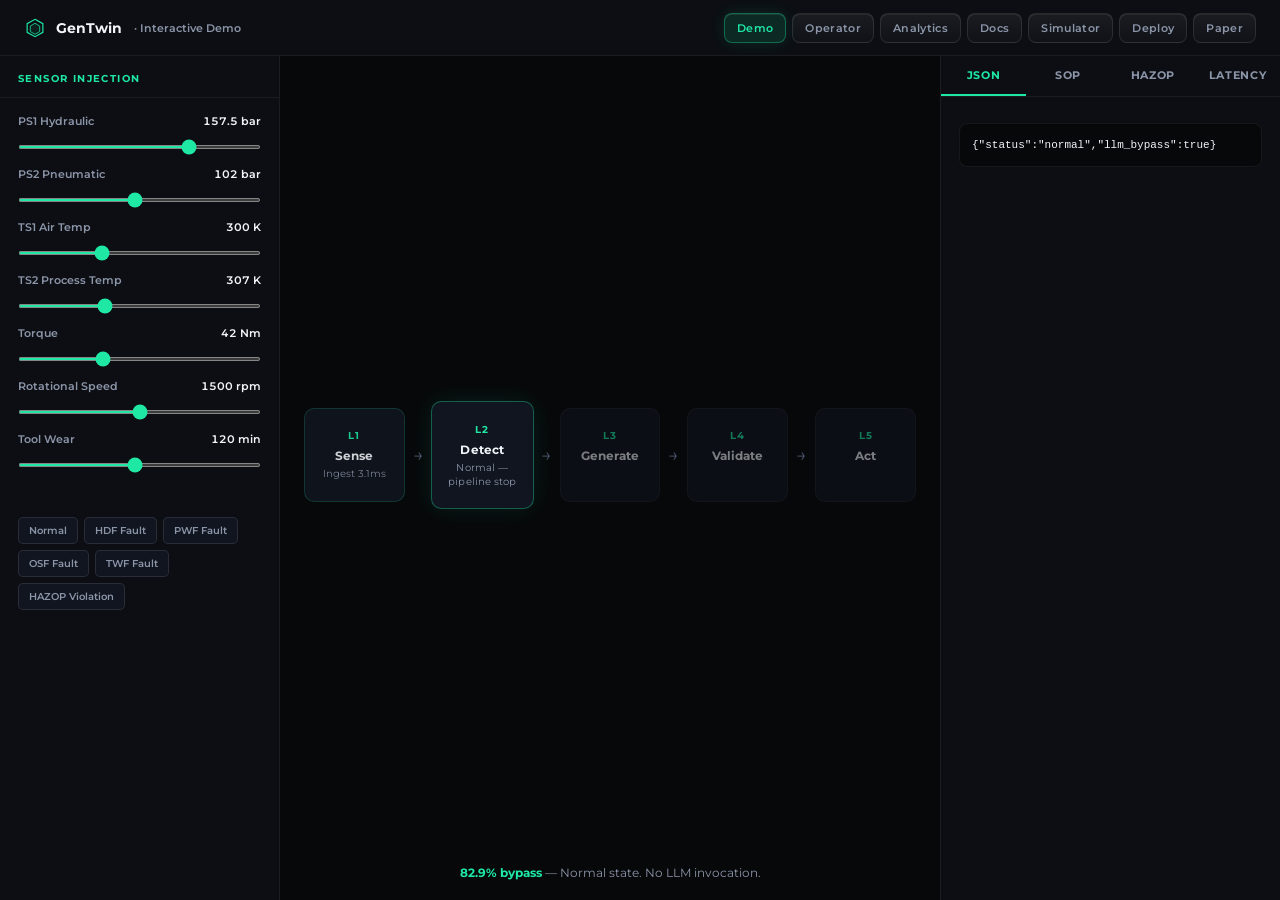
<file: demo.html>
<!DOCTYPE html>
<html lang="en">
<head>
<meta charset="UTF-8">
<meta name="viewport" content="width=device-width, initial-scale=1.0">
<title>GenTwin Demo — Interactive Pipeline</title>
<link href="https://fonts.googleapis.com/css2?family=Montserrat:wght@400;600;700&display=swap" rel="stylesheet">
<link rel="stylesheet" href="assets/suite-nav.css">
<style>
*,*::before,*::after{box-sizing:border-box;margin:0;padding:0}
:root{
--bg0:#07080A;--bg1:#0C0E13;--bg2:#111520;--bg3:#161B28;--bg4:#1C2233;
--border:rgba(255,255,255,0.06);--border2:rgba(255,255,255,0.10);--border3:rgba(255,255,255,0.16);
--accent:#1EE8A4;--adim:rgba(30,232,164,0.10);--adim2:rgba(30,232,164,0.06);
--warn:#F59E0B;--danger:#EF4444;--t1:#F1F5F9;--t2:#8B95A8;--t3:#4A5268;--ta:#1EE8A4;
--f:'Montserrat',system-ui,sans-serif;--ease:cubic-bezier(0.16,1,0.3,1);
--mono:'Courier New',monospace;
}
html,body{height:100%;font-family:var(--f);background:var(--bg0);color:var(--t1);overflow:hidden}
a{color:var(--ta);text-decoration:none}
.layout{display:grid;grid-template-columns:280px 1fr 340px;height:calc(100vh - 56px)}
.panel{border-right:1px solid var(--border);overflow-y:auto;background:var(--bg1)}
.panel:last-child{border-right:none;border-left:1px solid var(--border)}
.panel-hd{padding:16px 18px 12px;font-size:10px;font-weight:700;letter-spacing:0.14em;text-transform:uppercase;color:var(--ta);border-bottom:1px solid var(--border)}
.panel-bd{padding:16px 18px}
.sensor-row{margin-bottom:14px}
.sensor-lbl{display:flex;justify-content:space-between;font-size:11px;font-weight:600;color:var(--t2);margin-bottom:6px}
.sensor-lbl span:last-child{color:var(--t1);font-variant-numeric:tabular-nums}
input[type=range]{width:100%;accent-color:var(--accent);height:4px}
.presets{display:flex;flex-wrap:wrap;gap:6px;margin-top:16px}
.preset-btn{font-size:10px;font-weight:600;padding:6px 10px;border-radius:5px;border:1px solid var(--border2);background:var(--bg2);color:var(--t2);cursor:pointer;font-family:var(--f);transition:all 0.15s}
.preset-btn:hover{border-color:var(--accent);color:var(--ta)}
.center{display:flex;flex-direction:column;background:var(--bg0);overflow:hidden}
.pipeline{flex:1;display:flex;align-items:center;justify-content:center;padding:24px;gap:8px;flex-wrap:wrap}
.layer-node{flex:1;min-width:100px;max-width:140px;text-align:center;padding:20px 12px;border-radius:10px;border:1px solid var(--border);background:var(--bg2);opacity:0.35;transition:opacity 0.4s var(--ease),border-color 0.4s,border-color 0.4s,box-shadow 0.4s,transform 0.4s}
.layer-node.active{opacity:1;border-color:rgba(30,232,164,0.35);box-shadow:0 0 24px var(--adim);transform:scale(1.02)}
.layer-node.done{opacity:0.85;border-color:rgba(30,232,164,0.2)}
.layer-node.bypass{opacity:0.5}
.layer-num{font-size:10px;font-weight:700;color:var(--ta);letter-spacing:0.1em;margin-bottom:6px}
.layer-name{font-size:12px;font-weight:700;color:var(--t1);margin-bottom:4px}
.layer-status{font-size:10px;color:var(--t2);min-height:14px}
.layer-arrow{color:var(--t3);font-size:18px;flex-shrink:0}
.pipeline-meta{padding:12px 24px 20px;text-align:center;font-size:12px;color:var(--t2)}
.pipeline-meta b{color:var(--ta)}
.tabs{display:flex;border-bottom:1px solid var(--border)}
.tab{flex:1;padding:12px;font-size:11px;font-weight:700;letter-spacing:0.06em;text-transform:uppercase;background:none;border:none;color:var(--t2);cursor:pointer;font-family:var(--f);border-bottom:2px solid transparent}
.tab.active{color:var(--ta);border-bottom-color:var(--accent)}
.tab-panel{display:none;padding:16px 18px;font-size:12px;line-height:1.65;color:var(--t2);overflow-y:auto;max-height:calc(100vh - 56px - 44px)}
.tab-panel.active{display:block}
.tab-panel pre{background:var(--bg0);border:1px solid var(--border);border-radius:8px;padding:12px;font-family:var(--mono);font-size:11px;color:var(--t1);overflow-x:auto;white-space:pre-wrap;margin-top:10px}
.sop-step{padding:8px 0;border-bottom:1px solid var(--border);display:flex;gap:10px}
.sop-n{font-weight:800;color:var(--ta);min-width:20px}
.hazop-pass{color:var(--accent);font-weight:700;font-size:14px}
.hazop-block{color:var(--danger);font-weight:700;font-size:14px}
.lat-row{display:flex;justify-content:space-between;padding:6px 0;border-bottom:1px solid var(--border);font-variant-numeric:tabular-nums}
.lat-row.total{color:var(--ta);font-weight:700;border-bottom:none;margin-top:8px}
@media(max-width:1100px){.layout{grid-template-columns:1fr;grid-template-rows:auto 1fr auto;height:auto;overflow:auto}html,body{overflow:auto;height:auto}.center{min-height:400px}}
</style>
</head>
<body data-suite-page="demo" data-suite-title="Interactive Demo">
<div id="suite-nav-mount"></div>
<script src="assets/suite-nav.js"></script>
<div class="layout">
  <aside class="panel">
    <div class="panel-hd">Sensor Injection</div>
    <div class="panel-bd" id="sliders"></div>
    <div class="panel-bd" style="padding-top:0">
      <div class="presets" id="presets"></div>
    </div>
  </aside>
  <main class="center">
    <div class="pipeline" id="pipeline"></div>
    <div class="pipeline-meta" id="pipelineMeta">Adjust sensors or select a preset to run the pipeline.</div>
  </main>
  <aside class="panel">
    <div class="tabs" role="tablist">
      <button class="tab active" data-tab="json" role="tab">JSON</button>
      <button class="tab" data-tab="sop" role="tab">SOP</button>
      <button class="tab" data-tab="hazop" role="tab">HAZOP</button>
      <button class="tab" data-tab="lat" role="tab">Latency</button>
    </div>
    <div class="tab-panel active" id="tab-json" role="tabpanel"><pre id="outJson">{}</pre></div>
    <div class="tab-panel" id="tab-sop" role="tabpanel"><div id="outSop"></div></div>
    <div class="tab-panel" id="tab-hazop" role="tabpanel"><div id="outHazop"></div></div>
    <div class="tab-panel" id="tab-lat" role="tabpanel"><div id="outLat"></div></div>
  </aside>
</div>
<script>
window.GenTwinKernel=(function(){
  const SENSORS=[
    {id:'PS1',label:'PS1 Hydraulic',unit:'bar',min:140,max:165,norm:[155,160],def:157.5},
    {id:'PS2',label:'PS2 Pneumatic',unit:'bar',min:90,max:115,norm:[100,105],def:102},
    {id:'TS1',label:'TS1 Air Temp',unit:'K',min:295,max:310,norm:[298,302],def:300},
    {id:'TS2',label:'TS2 Process Temp',unit:'K',min:300,max:320,norm:[305,310],def:307},
    {id:'Torque',label:'Torque',unit:'Nm',min:20,max:85,norm:[35,55],def:42},
    {id:'Speed',label:'Rotational Speed',unit:'rpm',min:1200,max:1800,norm:[1400,1600],def:1500},
    {id:'Wear',label:'Tool Wear',unit:'min',min:0,max:250,norm:[0,180],def:120}
  ];
  const LAT={L1:3.1,L1s:0.4,L2a:9.8,L2as:1.1,L2b:15.2,L2bs:1.8,L3r:312,L3rs:28,L3o:189,L3os:22,L3g:741,L3gs:94,L4:38,L4s:5,total:1119,totals:121};
  const PRESETS={
    normal:{PS1:157.5,PS2:102,TS1:300,TS2:307,Torque:42,Speed:1500,Wear:120},
    hdf:{PS1:158,PS2:103,TS1:298,TS2:309,Torque:45,Speed:1480,Wear:130},
    pwf:{PS1:128,PS2:98,TS1:301,TS2:308,Torque:38,Speed:1200,Wear:140},
    osf:{PS1:156,PS2:101,TS1:300,TS2:307,Torque:78,Speed:1350,Wear:150},
    twf:{PS1:157,PS2:102,TS1:300,TS2:307,Torque:40,Speed:1500,Wear:215},
    violation:{PS1:175,PS2:102,TS1:300,TS2:307,Torque:42,Speed:1500,Wear:120}
  };
  function inNorm(v,s){return v>=s.norm[0]&&v<=s.norm[1]}
  function zScore(v,s){const m=(s.norm[0]+s.norm[1])/2,r=(s.norm[1]-s.norm[0])/2||1;return((v-m)/r).toFixed(2)}
  function stage1(s){return SENSORS.some(x=>!inNorm(s[x.id],x))}
  function stage2(s){
    const dT=s.TS2-s.TS1;
    if(s.Wear>=200)return{code:'TWF',name:'Tool Wear Failure',prio:2};
    if(dT>8.6)return{code:'HDF',name:'Heat Dissipation Failure',prio:2};
    if(s.Torque>72&&s.Speed<1400)return{code:'OSF',name:'Overstrain Failure',prio:2};
    const P=s.Torque*s.Speed/9550;
    if(P<35&&s.Speed<1450)return{code:'PWF',name:'Power Failure',prio:2};
    if(!inNorm(s.PS1,SENSORS[0])||!inNorm(s.PS2,SENSORS[1]))return{code:'PWF',name:'Power Failure',prio:2};
    return{code:'RNF',name:'Random Failure',prio:1};
  }
  function artifact(s,fault,unsafe){
    const base={faultCode:fault.code,hazop_status:unsafe?'BLOCK':'PASS',target_pressure_ps1:unsafe?175:Math.min(130,s.PS1),clearing_duration_s:30,confidence:unsafe?0.42:0.97,source_doc:'FLSmidth_Ch4.pdf §3.2',safetyPriority:fault.prio};
    if(fault.code==='PWF')base.action='valve_switching_lag_clear';
    else if(fault.code==='HDF')base.action='thermal_runaway_mitigation';
    else if(fault.code==='OSF')base.action='torque_limit_reduction';
    else if(fault.code==='TWF')base.action='tool_change_procedure';
    else base.action='standard_inspection';
    return base;
  }
  function sop(fault,art){
    const steps={
      PWF:['Isolate pneumatic supply valve V-12','Verify PS1 stabilises above 140 bar','Execute valve_switching_lag_clear sequence per FLSmidth Ch.4','Monitor torque/speed ratio for 60s','Return to nominal operating band'],
      HDF:['Reduce kiln feed rate 15%','Activate auxiliary cooling circuit','Verify ΔT drops below 8.6K within 120s','Inspect heat exchanger HX-3','Log thermal event to maintenance CMMS'],
      OSF:['Immediate torque limit reduction to 55 Nm','Reduce rotational speed to 1300 rpm','Inspect drive shaft coupling DS-2','Schedule bearing B2 vibration analysis','Do not resume until OSF signature clears'],
      TWF:['Stop production cycle safely','Replace worn tool per OEM interval table','Reset wear counter in PLC register W-04','Run 5-min calibration cycle','Validate Stage 2 classification returns normal'],
      RNF:['Capture full sensor snapshot','Run diagnostic checklist DR-07','Escalate to maintenance engineering','Do not override safety interlocks']
    };
    return (steps[fault.code]||steps.RNF).map((t,i)=>({n:i+1,text:t,source:art.source_doc}));
  }
  function run(values){
    const s={...values};
    const anom=stage1(s);
    if(!anom){
      return{anomaly:false,stage1:false,fault:null,artifact:null,hazop:'PASS',lat:LAT,bypass:true,sop:[],chunks:[]};
    }
    const fault=stage2(s);
    const unsafe=s.PS1>130||values.PS1>130;
    const art=artifact(s,fault,unsafe);
    const hazop=art.target_pressure_ps1<=130?'PASS':'BLOCK';
    return{anomaly:true,stage1:true,fault,artifact:art,hazop,lat:LAT,bypass:false,sop:sop(fault,art),chunks:[{id:'chk-'+fault.code+'-01',sim:0.89,doc:art.source_doc,text:'Retrieved fault-filtered OEM chunk (~80% search reduction)'}],zScores:Object.fromEntries(SENSORS.map(x=>[x.id,zScore(s[x.id],x)]))};
  }
  return{SENSORS,LAT,PRESETS,inNorm,zScore,run};
})();
(function(){
  const K=window.GenTwinKernel;
  let state={...K.PRESETS.normal};
  const slidersEl=document.getElementById('sliders');
  const presetsEl=document.getElementById('presets');
  const layers=['L1 Sense','L2 Detect','L3 Generate','L4 Validate','L5 Act'];
  const pipelineEl=document.getElementById('pipeline');
  layers.forEach((name,i)=>{
    if(i>0){const ar=document.createElement('span');ar.className='layer-arrow';ar.textContent='→';pipelineEl.appendChild(ar)}
    const d=document.createElement('div');d.className='layer-node';d.dataset.layer=i;
    d.innerHTML='<div class="layer-num">L'+(i+1)+'</div><div class="layer-name">'+name.split(' ')[1]+'</div><div class="layer-status"></div>';
    pipelineEl.appendChild(d);
  });
  K.SENSORS.forEach(s=>{
    const row=document.createElement('div');row.className='sensor-row';
    row.innerHTML='<div class="sensor-lbl"><span>'+s.label+'</span><span id="val-'+s.id+'">'+state[s.id]+' '+s.unit+'</span></div>';
    const inp=document.createElement('input');inp.type='range';inp.min=s.min;inp.max=s.max;inp.step=s.unit==='K'?0.1:1;inp.value=state[s.id];inp.dataset.id=s.id;
    inp.addEventListener('input',()=>{state[s.id]=parseFloat(inp.value);document.getElementById('val-'+s.id).textContent=state[s.id]+' '+s.unit;schedulePipeline()});
    row.appendChild(inp);slidersEl.appendChild(row);
  });
  Object.entries({normal:'Normal',hdf:'HDF Fault',pwf:'PWF Fault',osf:'OSF Fault',twf:'TWF Fault',violation:'HAZOP Violation'}).forEach(([k,l])=>{
    const b=document.createElement('button');b.className='preset-btn';b.textContent=l;
    b.addEventListener('click',()=>{state={...K.PRESETS[k]};K.SENSORS.forEach(s=>{const inp=slidersEl.querySelector('[data-id="'+s.id+'"]');inp.value=state[s.id];document.getElementById('val-'+s.id).textContent=state[s.id]+' '+s.unit});runPipeline()});
    presetsEl.appendChild(b);
  });
  document.querySelectorAll('.tab').forEach(t=>t.addEventListener('click',()=>{
    document.querySelectorAll('.tab,.tab-panel').forEach(x=>x.classList.remove('active'));
    t.classList.add('active');document.getElementById('tab-'+t.dataset.tab).classList.add('active');
  }));
  let pipelineTimer=null;
  function schedulePipeline(){clearTimeout(pipelineTimer);pipelineTimer=setTimeout(runPipeline,120)}
  function runPipeline(){
    const nodes=pipelineEl.querySelectorAll('.layer-node');
    nodes.forEach(n=>{n.classList.remove('active','done','bypass');n.querySelector('.layer-status').textContent=''});
    const result=K.run(state);
    const seq=result.bypass?[{i:0,s:'Ingest 3.1ms'},{i:1,s:'Normal — pipeline stop'}]:[
      {i:0,s:'Ingest '+K.LAT.L1+'ms'},{i:1,s:'RF '+K.LAT.L2a+'ms → '+ (result.fault?result.fault.code:'—')},{i:2,s:'RAG '+K.LAT.L3r+'ms'},{i:3,s:result.hazop},{i:4,s:'Route to SCADA'}];
    let t=0;
    seq.forEach((step,idx)=>{
      setTimeout(()=>{
        nodes.forEach((n,j)=>{n.classList.toggle('done',j<step.i);n.classList.toggle('active',j===step.i);n.classList.toggle('bypass',result.bypass&&j>1)});
        const n=nodes[step.i];if(n)n.querySelector('.layer-status').textContent=step.s;
        if(idx===seq.length-1)renderOutput(result);
      },t);
      t+=result.bypass?400:280;
    });
    document.getElementById('pipelineMeta').innerHTML=result.bypass?'<b>82.9% bypass</b> — Normal state. No LLM invocation.':'End-to-end <b>'+K.LAT.total+' ± '+K.LAT.totals+' ms</b> · Fault: <b>'+(result.fault?result.fault.code:'—')+'</b>';
  }
  function renderOutput(r){
    document.getElementById('outJson').textContent=r.artifact?JSON.stringify(r.artifact,null,2):'{"status":"normal","llm_bypass":true}';
    const sopEl=document.getElementById('outSop');
    if(!r.sop.length)sopEl.innerHTML='<p>Normal operation — no SOP required.</p>';
    else sopEl.innerHTML=r.sop.map(s=>'<div class="sop-step"><span class="sop-n">'+s.n+'</span><span>'+s.text+' <em style="color:var(--t3)">('+s.source+')</em></span></div>').join('');
    document.getElementById('outHazop').innerHTML=r.hazop==='PASS'
      ?'<p class="hazop-pass">HAZOP PASS</p><p>Target pressure within 130 bar burst threshold. Zero violations (N=100 trials).</p>'
      :'<p class="hazop-block">HAZOP BLOCK</p><p>Unconstrained value '+r.artifact.target_pressure_ps1+' bar exceeds 130 bar limit (34% above burst threshold). Artifact rejected — loops to L2.</p>';
    const lat=document.getElementById('outLat');
    if(r.bypass)lat.innerHTML='<div class="lat-row"><span>L1 Ingestion</span><span>'+K.LAT.L1+' ± '+K.LAT.L1s+' ms</span></div><div class="lat-row total"><span>Total</span><span>&lt; 12 ms</span></div>';
    else lat.innerHTML=[
      ['L1 Ingestion',K.LAT.L1,K.LAT.L1s],['L2 Stage 1 RF',K.LAT.L2a,K.LAT.L2as],['L2 Stage 2 XGBoost',K.LAT.L2b,K.LAT.L2bs],
      ['L3 ChromaDB',K.LAT.L3r,K.LAT.L3rs],['L3 Agent Orch.',K.LAT.L3o,K.LAT.L3os],['L3 Gemini',K.LAT.L3g,K.LAT.L3gs],['L4 HAZOP',K.LAT.L4,K.LAT.L4s]
    ].map(x=>'<div class="lat-row"><span>'+x[0]+'</span><span>'+x[1]+' ± '+x[2]+' ms</span></div>').join('')+'<div class="lat-row total"><span>Total</span><span>'+K.LAT.total+' ± '+K.LAT.totals+' ms</span></div>';
  }
  runPipeline();
})();
</script>
</body>
</html>
</file>
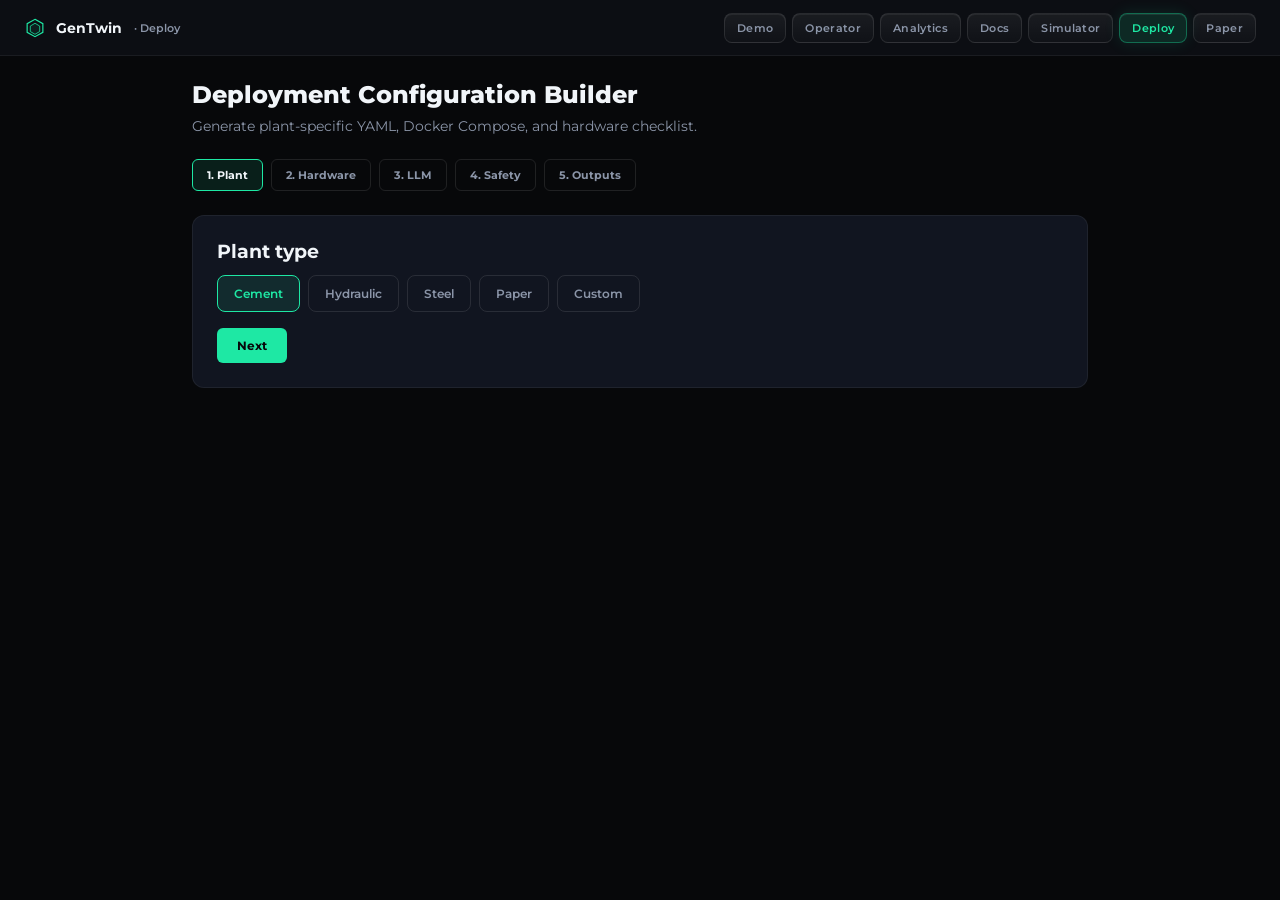
<file: deploy.html>
<!DOCTYPE html>
<html lang="en">
<head>
<meta charset="UTF-8">
<meta name="viewport" content="width=device-width, initial-scale=1.0">
<title>GenTwin Deploy — Configuration Builder</title>
<link href="https://fonts.googleapis.com/css2?family=Montserrat:wght@400;600;700&display=swap" rel="stylesheet">
<link rel="stylesheet" href="assets/suite-nav.css">
<style>
*,*::before,*::after{box-sizing:border-box;margin:0;padding:0}
:root{--bg0:#07080A;--bg1:#0C0E13;--bg2:#111520;--border:rgba(255,255,255,0.06);--border2:rgba(255,255,255,0.10);--accent:#1EE8A4;--adim:rgba(30,232,164,0.10);--t1:#F1F5F9;--t2:#8B95A8;--ta:#1EE8A4;--f:'Montserrat',system-ui,sans-serif;--mono:'Courier New',monospace}
body{font-family:var(--f);background:var(--bg0);color:var(--t1);min-height:100vh}
.wrap{padding:24px clamp(16px,3vw,32px) 60px}
.wrap{max-width:960px;margin:0 auto}
h1{font-size:24px;font-weight:800;margin-bottom:8px}
.steps{display:flex;gap:8px;margin:24px 0;flex-wrap:wrap}
.step{font-size:11px;font-weight:700;padding:8px 14px;border-radius:6px;border:1px solid var(--border2);color:var(--t2);cursor:pointer}
.step.done{border-color:var(--accent);color:var(--ta)}
.step.active{background:var(--adim);border-color:var(--accent);color:var(--t1)}
.panel{background:var(--bg2);border:1px solid var(--border);border-radius:12px;padding:24px;margin-bottom:20px;display:none}
.panel.active{display:block}
.panel label{display:block;font-size:12px;font-weight:600;color:var(--t2);margin:12px 0 6px}
.panel select,.panel input{width:100%;max-width:400px;padding:10px;background:var(--bg0);border:1px solid var(--border2);border-radius:6px;color:var(--t1);font-family:var(--f)}
.opts{display:flex;flex-wrap:wrap;gap:8px;margin-top:8px}
.opt{padding:10px 16px;border:1px solid var(--border2);border-radius:8px;cursor:pointer;font-size:12px;font-weight:600;color:var(--t2)}
.opt.selected{border-color:var(--accent);background:var(--adim);color:var(--ta)}
.btn{font-size:12px;font-weight:700;padding:10px 20px;border-radius:6px;border:none;background:var(--accent);color:var(--bg0);cursor:pointer;font-family:var(--f);margin-right:8px;margin-top:16px}
.btn-g{background:transparent;border:1px solid var(--border2);color:var(--t2)}
#results{display:none}
#results.show{display:block}
.topo{margin:20px 0}
pre{background:var(--bg0);padding:14px;border-radius:8px;font-family:var(--mono);font-size:11px;overflow:auto;border:1px solid var(--border)}
.cost{font-size:28px;font-weight:900;color:var(--ta);margin:12px 0}
.foot{font-size:11px;color:var(--t3);margin-top:8px}
a{color:var(--ta);font-size:12px}
</style>
</head>
<body data-suite-page="deploy" data-suite-title="Deploy">
<div id="suite-nav-mount"></div>
<script src="assets/suite-nav.js"></script>
<div class="wrap">
  <h1>Deployment Configuration Builder</h1>
  <p style="color:var(--t2);font-size:14px;margin-bottom:24px">Generate plant-specific YAML, Docker Compose, and hardware checklist.</p>
  <div class="steps" id="steps"></div>
  <div class="panel active" data-step="0"><h3 style="margin-bottom:12px">Plant type</h3><div class="opts" data-field="plant"><span class="opt selected" data-v="cement">Cement</span><span class="opt" data-v="hydraulic">Hydraulic</span><span class="opt" data-v="steel">Steel</span><span class="opt" data-v="paper">Paper</span><span class="opt" data-v="custom">Custom</span></div><button class="btn next" type="button">Next</button></div>
  <div class="panel" data-step="1"><h3>Edge hardware</h3><div class="opts" data-field="edge"><span class="opt selected" data-v="jetson">NVIDIA Jetson AGX Orin</span><span class="opt" data-v="coral">Google Coral TPU</span><span class="opt" data-v="x86">Standard x86 Server</span></div><button class="btn next" type="button">Next</button></div>
  <div class="panel" data-step="2"><h3>LLM mode</h3><div class="opts" data-field="llm"><span class="opt selected" data-v="gemini">Gemini 2.5 Flash (Cloud)</span><span class="opt" data-v="llama">Llama-3-8B Air-Gapped</span><span class="opt" data-v="custom">Custom endpoint</span></div><button class="btn next" type="button">Next</button></div>
  <div class="panel" data-step="3"><h3>Safety</h3><label>HAZOP max PS1 (bar)</label><input type="number" id="hazopMax" value="130"><label>safetyPriority 3 → deterministic shutdown</label><select id="prio"><option value="3">Enabled (recommended)</option></select><button class="btn next" type="button">Next</button></div>
  <div class="panel" data-step="4"><h3>Output formats</h3><div class="opts" data-field="outputs"><span class="opt" data-v="sop">SOP only</span><span class="opt selected" data-v="plc">SOP + PLC</span><span class="opt" data-v="full">Full (SOP + PLC + STL)</span></div><button class="btn" id="generate" type="button">Generate config</button></div>
  <div id="results">
    <div class="panel active">
      <h3>Deployment topology</h3>
      <svg class="topo" viewBox="0 0 520 100" width="100%"><rect x="10" y="30" width="80" height="50" rx="6" fill="#111520" stroke="#8B95A8"/><text x="50" y="60" fill="#F1F5F9" font-size="9" text-anchor="middle" font-family="Montserrat">PLC</text><text x="130" y="55" fill="#8B95A8" font-size="14">↔</text><rect x="150" y="30" width="100" height="50" rx="6" fill="#111520" stroke="#1EE8A4"/><text x="200" y="55" fill="#F1F5F9" font-size="9" text-anchor="middle" font-family="Montserrat">Edge L1,2,4</text><text x="270" y="40" fill="#F59E0B" font-size="8" font-family="Montserrat">IT/OT</text><text x="310" y="55" fill="#8B95A8" font-size="14">↔</text><rect x="330" y="30" width="90" height="50" rx="6" fill="#111520" stroke="#8B95A8"/><text x="375" y="60" fill="#F1F5F9" font-size="9" text-anchor="middle" font-family="Montserrat">LLM L3</text></svg>
      <div class="cost" id="costEst">$4,200 / month</div>
      <p class="foot">Estimate: base platform + sensor nodes + LLM tier. Assumptions documented in config YAML.</p>
      <pre id="yamlOut"></pre>
      <button class="btn" id="dlYaml" type="button">Download gentwin-config.yaml</button>
      <pre id="dockerOut" style="margin-top:16px"></pre>
      <ul id="checklist" style="font-size:13px;color:var(--t2);line-height:1.8;margin-top:16px;padding-left:20px"></ul>
    </div>
  </div>
</div>
<script>
const cfg={plant:'cement',edge:'jetson',llm:'gemini',outputs:'plc',hazop:130};
let step=0;
const panels=document.querySelectorAll('.panel[data-step]');
const stepsEl=document.getElementById('steps');
['Plant','Hardware','LLM','Safety','Outputs'].forEach((l,i)=>{const s=document.createElement('span');s.className='step'+(i===0?' active':'');s.textContent=(i+1)+'. '+l;s.dataset.i=i;stepsEl.appendChild(s)});
document.querySelectorAll('.opt').forEach(o=>o.addEventListener('click',()=>{o.parentElement.querySelectorAll('.opt').forEach(x=>x.classList.remove('selected'));o.classList.add('selected');cfg[o.parentElement.dataset.field]=o.dataset.v}));
function go(n){step=n;panels.forEach((p,i)=>p.classList.toggle('active',i===n));document.querySelectorAll('.step').forEach((s,i)=>{s.classList.toggle('active',i===n);s.classList.toggle('done',i<n)})}
document.querySelectorAll('.next').forEach(b=>b.addEventListener('click',()=>go(step+1)));
document.getElementById('generate').onclick=()=>{
  cfg.hazop=+document.getElementById('hazopMax').value;
  const base={cement:3200,hydraulic:2800,steel:3500,paper:3000,custom:2900}[cfg.plant];
  const llmAdd={gemini:900,llama:400,custom:600}[cfg.llm];
  const outAdd={sop:0,plc:200,full:450}[cfg.outputs];
  const cost=base+llmAdd+outAdd;
  document.getElementById('costEst').textContent='$'+cost.toLocaleString()+' / month';
  const yaml=`# GenTwin v1.0.0\nplant:\n  type: ${cfg.plant}\nedge:\n  device: ${cfg.edge}\nllm:\n  mode: ${cfg.llm}\nsafety:\n  hazop_ps1_max_bar: ${cfg.hazop}\noutputs: ${cfg.outputs}\nsensors: [PS1, PS2, TS1, TS2, Torque, Speed, Wear]`;
  document.getElementById('yamlOut').textContent=yaml;
  document.getElementById('dockerOut').textContent=`services:\n  gentwin-edge:\n    image: twinguard/gentwin-edge:1.0.0\n    devices: [${cfg.edge}]\n  chromadb:\n    image: chromadb/chroma:latest\n  influxdb:\n    image: influxdb:2.7`;
  document.getElementById('checklist').innerHTML=['<li>'+cfg.edge+' provisioned with &lt;15MB ML bundle</li>','<li>OPC-UA endpoint configured</li>','<li>IT/OT firewall rules for L3</li>','<li>HAZOP limits signed off by HSE</li>'].join('');
  document.getElementById('results').classList.add('show');
  document.getElementById('dlYaml').onclick=()=>{const a=document.createElement('a');a.href=URL.createObjectURL(new Blob([yaml]));a.download='gentwin-config.yaml';a.click()};
  go(4);
};
</script>
</body>
</html>
</file>
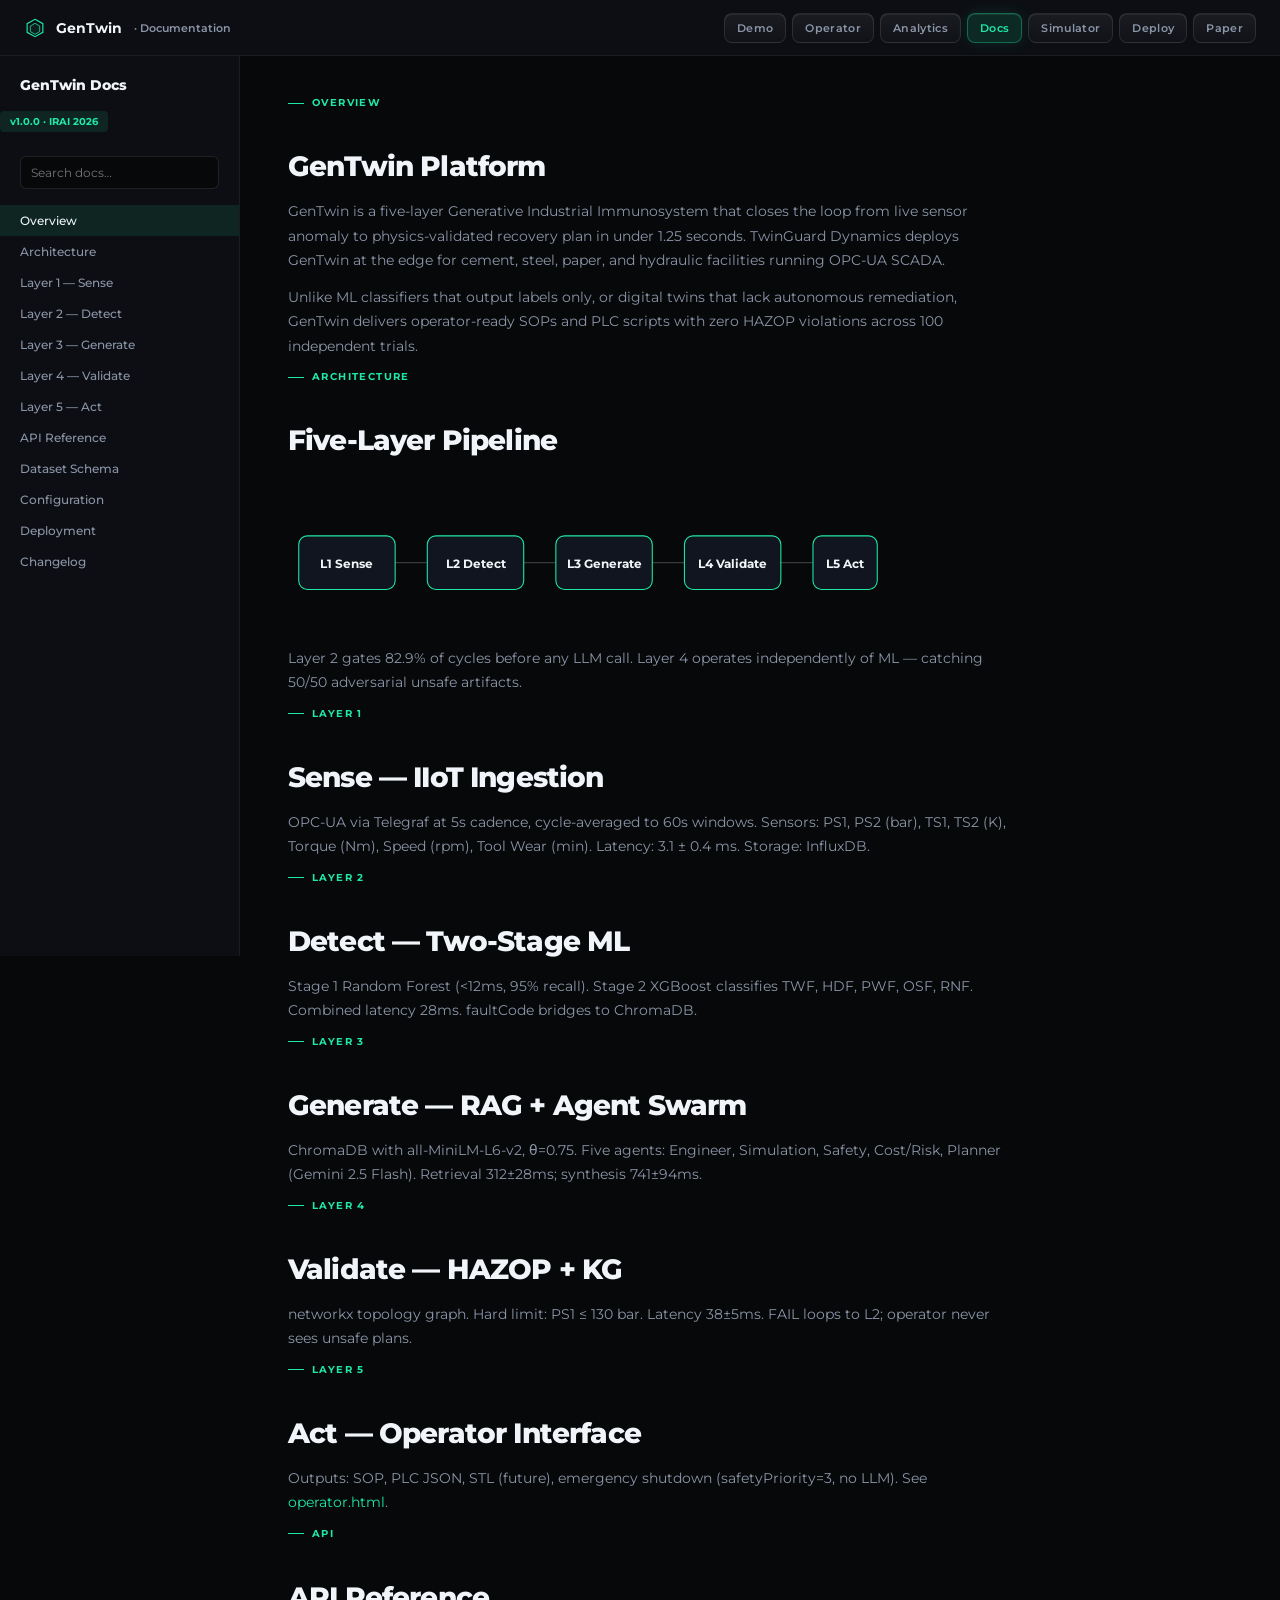
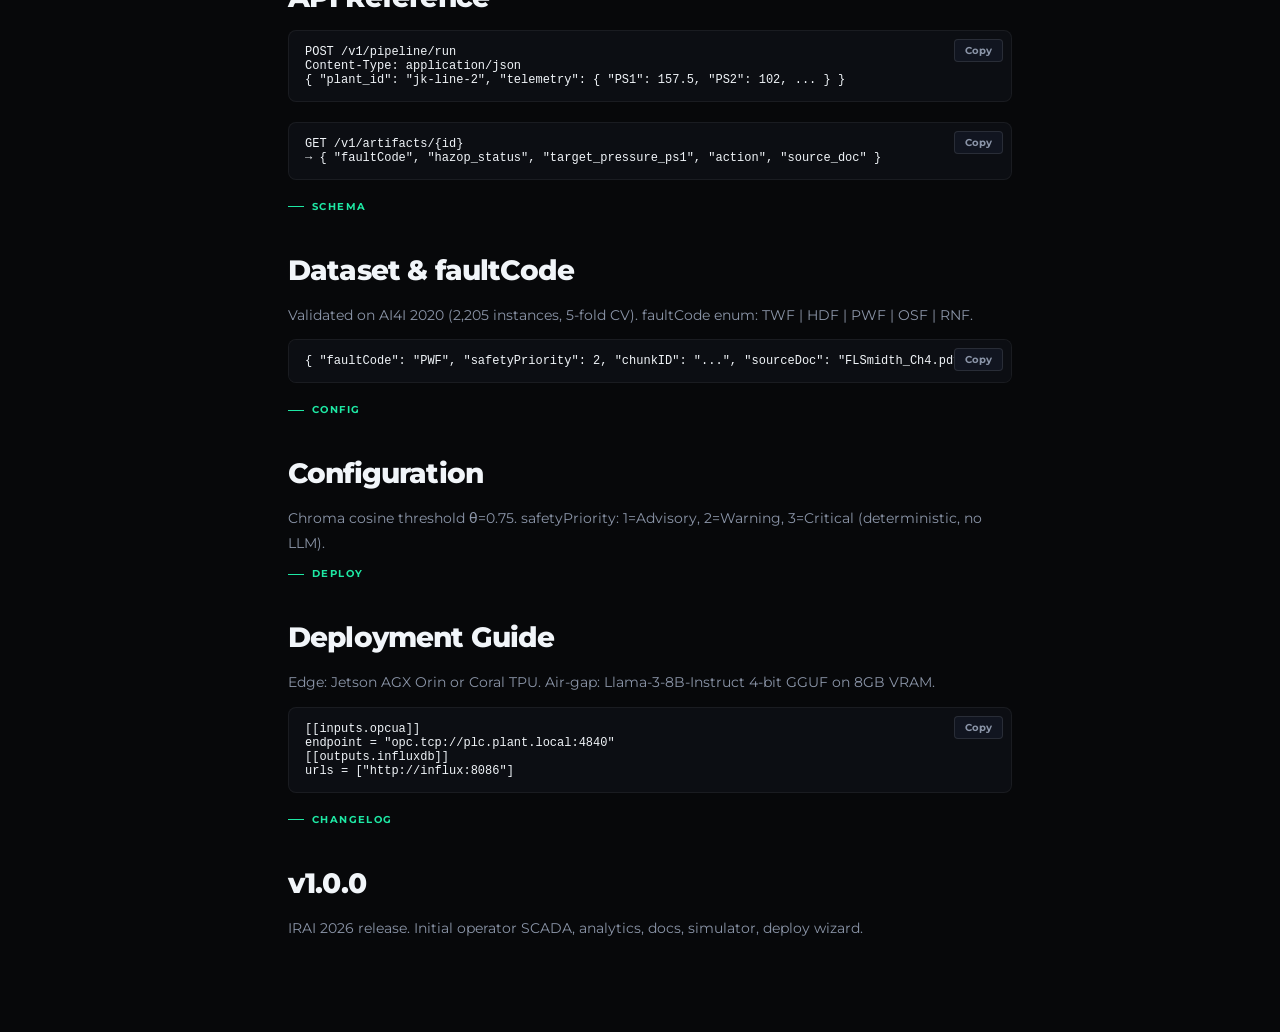
<file: docs.html>
<!DOCTYPE html>
<html lang="en">
<head>
<meta charset="UTF-8">
<meta name="viewport" content="width=device-width, initial-scale=1.0">
<title>GenTwin Docs — Technical Documentation</title>
<link href="https://fonts.googleapis.com/css2?family=Montserrat:wght@400;600;700&display=swap" rel="stylesheet">
<link rel="stylesheet" href="assets/suite-nav.css">
<style>
*,*::before,*::after{box-sizing:border-box;margin:0;padding:0}
:root{--bg0:#07080A;--bg1:#0C0E13;--bg2:#111520;--border:rgba(255,255,255,0.06);--border2:rgba(255,255,255,0.10);--accent:#1EE8A4;--adim:rgba(30,232,164,0.10);--t1:#F1F5F9;--t2:#8B95A8;--ta:#1EE8A4;--f:'Montserrat',system-ui,sans-serif;--mono:'Courier New',monospace}
body{font-family:var(--f);background:var(--bg0);color:var(--t1);display:flex;flex-direction:column;min-height:100vh}
.docs-shell{display:flex;flex:1;min-width:0;min-height:calc(100vh - 56px)}
a{color:var(--ta);text-decoration:none}
.sidebar{width:240px;flex-shrink:0;background:var(--bg1);border-right:1px solid var(--border);padding:20px 0;position:sticky;top:0;height:100vh;overflow-y:auto}
.sidebar h1{font-size:14px;font-weight:800;padding:0 20px 16px}
.sidebar input{width:calc(100% - 40px);margin:0 20px 16px;padding:8px 10px;font-size:12px;background:var(--bg0);border:1px solid var(--border2);border-radius:6px;color:var(--t1);font-family:var(--f)}
.sidebar nav a{display:block;padding:8px 20px;font-size:12px;font-weight:500;color:var(--t2)}
.sidebar nav a:hover,.sidebar nav a.active{color:var(--t1);background:var(--adim)}
.main{flex:1;padding:40px 48px 80px;max-width:820px}
.main h2{font-size:28px;font-weight:800;margin:40px 0 16px;letter-spacing:-0.03em}
.main h2:first-child{margin-top:0}
.main h3{font-size:16px;font-weight:700;margin:24px 0 10px;color:var(--t1)}
.main p,.main li{font-size:14px;line-height:1.75;color:var(--t2);margin-bottom:12px}
.main ul{padding-left:20px;margin-bottom:16px}
.sec-eye{font-size:10px;font-weight:700;letter-spacing:0.14em;text-transform:uppercase;color:var(--ta);margin-bottom:8px}
.sec-eye::before{content:'';display:inline-block;width:16px;height:1px;background:var(--accent);margin-right:8px;vertical-align:middle}
pre{position:relative;background:var(--bg1);border:1px solid var(--border);border-radius:8px;padding:14px 16px;font-family:var(--mono);font-size:12px;color:var(--t1);overflow-x:auto;margin:12px 0 20px}
.copy-btn{position:absolute;top:8px;right:8px;font-size:10px;font-weight:700;padding:4px 10px;background:var(--bg2);border:1px solid var(--border2);color:var(--t2);border-radius:4px;cursor:pointer;font-family:var(--f)}
.arch-svg{width:100%;max-width:600px;margin:20px 0}
.version{display:inline-block;font-size:10px;font-weight:700;padding:4px 10px;background:var(--adim);color:var(--ta);border-radius:4px;margin-bottom:24px}
.hidden{display:none!important}
@media(max-width:800px){.docs-shell{flex-direction:column}.sidebar{width:100%;height:auto;position:relative}}
</style>
</head>
<body data-suite-page="docs" data-suite-title="Documentation">
<div id="suite-nav-mount"></div>
<script src="assets/suite-nav.js"></script>
<div class="docs-shell">
<aside class="sidebar">
  <h1>GenTwin Docs</h1>
  <span class="version">v1.0.0 · IRAI 2026</span>
  <input type="search" id="search" placeholder="Search docs…" aria-label="Search documentation">
  <nav id="nav">
    <a href="#overview" class="active">Overview</a>
    <a href="#architecture">Architecture</a>
    <a href="#layer1">Layer 1 — Sense</a>
    <a href="#layer2">Layer 2 — Detect</a>
    <a href="#layer3">Layer 3 — Generate</a>
    <a href="#layer4">Layer 4 — Validate</a>
    <a href="#layer5">Layer 5 — Act</a>
    <a href="#api">API Reference</a>
    <a href="#schema">Dataset Schema</a>
    <a href="#config">Configuration</a>
    <a href="#deploy">Deployment</a>
    <a href="#changelog">Changelog</a>
  </nav>
</aside>
<main class="main" id="content">
  <section id="overview" data-searchable>
    <div class="sec-eye">Overview</div>
    <h2>GenTwin Platform</h2>
    <p>GenTwin is a five-layer Generative Industrial Immunosystem that closes the loop from live sensor anomaly to physics-validated recovery plan in under 1.25 seconds. TwinGuard Dynamics deploys GenTwin at the edge for cement, steel, paper, and hydraulic facilities running OPC-UA SCADA.</p>
    <p>Unlike ML classifiers that output labels only, or digital twins that lack autonomous remediation, GenTwin delivers operator-ready SOPs and PLC scripts with zero HAZOP violations across 100 independent trials.</p>
  </section>
  <section id="architecture" data-searchable>
    <div class="sec-eye">Architecture</div>
    <h2>Five-Layer Pipeline</h2>
    <svg class="arch-svg" viewBox="0 0 560 120" fill="none">
      <rect x="10" y="40" width="90" height="50" rx="8" fill="#111520" stroke="#1EE8A4"/><text x="55" y="70" fill="#F1F5F9" font-size="11" font-family="Montserrat" text-anchor="middle" font-weight="700">L1 Sense</text>
      <path d="M100 65 H130" stroke="rgba(255,255,255,0.2)"/><rect x="130" y="40" width="90" height="50" rx="8" fill="#111520" stroke="#1EE8A4"/><text x="175" y="70" fill="#F1F5F9" font-size="11" font-family="Montserrat" text-anchor="middle" font-weight="700">L2 Detect</text>
      <path d="M220 65 H250" stroke="rgba(255,255,255,0.2)"/><rect x="250" y="40" width="90" height="50" rx="8" fill="#111520" stroke="#1EE8A4"/><text x="295" y="70" fill="#F1F5F9" font-size="11" font-family="Montserrat" text-anchor="middle" font-weight="700">L3 Generate</text>
      <path d="M340 65 H370" stroke="rgba(255,255,255,0.2)"/><rect x="370" y="40" width="90" height="50" rx="8" fill="#111520" stroke="#1EE8A4"/><text x="415" y="70" fill="#F1F5F9" font-size="11" font-family="Montserrat" text-anchor="middle" font-weight="700">L4 Validate</text>
      <path d="M460 65 H490" stroke="rgba(255,255,255,0.2)"/><rect x="490" y="40" width="60" height="50" rx="8" fill="#111520" stroke="#1EE8A4"/><text x="520" y="70" fill="#F1F5F9" font-size="11" font-family="Montserrat" text-anchor="middle" font-weight="700">L5 Act</text>
    </svg>
    <p>Layer 2 gates 82.9% of cycles before any LLM call. Layer 4 operates independently of ML — catching 50/50 adversarial unsafe artifacts.</p>
  </section>
  <section id="layer1" data-searchable><div class="sec-eye">Layer 1</div><h2>Sense — IIoT Ingestion</h2><p>OPC-UA via Telegraf at 5s cadence, cycle-averaged to 60s windows. Sensors: PS1, PS2 (bar), TS1, TS2 (K), Torque (Nm), Speed (rpm), Tool Wear (min). Latency: 3.1 ± 0.4 ms. Storage: InfluxDB.</p></section>
  <section id="layer2" data-searchable><div class="sec-eye">Layer 2</div><h2>Detect — Two-Stage ML</h2><p>Stage 1 Random Forest (&lt;12ms, 95% recall). Stage 2 XGBoost classifies TWF, HDF, PWF, OSF, RNF. Combined latency 28ms. faultCode bridges to ChromaDB.</p></section>
  <section id="layer3" data-searchable><div class="sec-eye">Layer 3</div><h2>Generate — RAG + Agent Swarm</h2><p>ChromaDB with all-MiniLM-L6-v2, θ=0.75. Five agents: Engineer, Simulation, Safety, Cost/Risk, Planner (Gemini 2.5 Flash). Retrieval 312±28ms; synthesis 741±94ms.</p></section>
  <section id="layer4" data-searchable><div class="sec-eye">Layer 4</div><h2>Validate — HAZOP + KG</h2><p>networkx topology graph. Hard limit: PS1 ≤ 130 bar. Latency 38±5ms. FAIL loops to L2; operator never sees unsafe plans.</p></section>
  <section id="layer5" data-searchable><div class="sec-eye">Layer 5</div><h2>Act — Operator Interface</h2><p>Outputs: SOP, PLC JSON, STL (future), emergency shutdown (safetyPriority=3, no LLM). See <a href="operator.html">operator.html</a>.</p></section>
  <section id="api" data-searchable><div class="sec-eye">API</div><h2>API Reference</h2>
    <pre><button class="copy-btn" type="button">Copy</button>POST /v1/pipeline/run
Content-Type: application/json
{ "plant_id": "jk-line-2", "telemetry": { "PS1": 157.5, "PS2": 102, ... } }</pre>
    <pre><button class="copy-btn" type="button">Copy</button>GET /v1/artifacts/{id}
→ { "faultCode", "hazop_status", "target_pressure_ps1", "action", "source_doc" }</pre>
  </section>
  <section id="schema" data-searchable><div class="sec-eye">Schema</div><h2>Dataset &amp; faultCode</h2><p>Validated on AI4I 2020 (2,205 instances, 5-fold CV). faultCode enum: TWF | HDF | PWF | OSF | RNF.</p>
    <pre><button class="copy-btn" type="button">Copy</button>{ "faultCode": "PWF", "safetyPriority": 2, "chunkID": "...", "sourceDoc": "FLSmidth_Ch4.pdf §3.2" }</pre>
  </section>
  <section id="config" data-searchable><div class="sec-eye">Config</div><h2>Configuration</h2><p>Chroma cosine threshold θ=0.75. safetyPriority: 1=Advisory, 2=Warning, 3=Critical (deterministic, no LLM).</p></section>
  <section id="deploy" data-searchable><div class="sec-eye">Deploy</div><h2>Deployment Guide</h2><p>Edge: Jetson AGX Orin or Coral TPU. Air-gap: Llama-3-8B-Instruct 4-bit GGUF on 8GB VRAM.</p>
    <pre><button class="copy-btn" type="button">Copy</button>[[inputs.opcua]]
endpoint = "opc.tcp://plc.plant.local:4840"
[[outputs.influxdb]]
urls = ["http://influx:8086"]</pre>
  </section>
  <section id="changelog" data-searchable><div class="sec-eye">Changelog</div><h2>v1.0.0</h2><p>IRAI 2026 release. Initial operator SCADA, analytics, docs, simulator, deploy wizard.</p></section>
</main>
</div>
<script>
document.getElementById('search').addEventListener('input',function(){
  const q=this.value.toLowerCase();
  document.querySelectorAll('[data-searchable]').forEach(s=>{
    const show=!q||s.textContent.toLowerCase().includes(q);
    s.classList.toggle('hidden',!show);
  });
});
document.querySelectorAll('.copy-btn').forEach(btn=>btn.addEventListener('click',()=>{
  const pre=btn.parentElement;navigator.clipboard.writeText(pre.textContent.replace('Copy','').trim());btn.textContent='Copied';
  setTimeout(()=>btn.textContent='Copy',1500);
}));
document.querySelectorAll('#nav a').forEach(a=>a.addEventListener('click',()=>{
  document.querySelectorAll('#nav a').forEach(x=>x.classList.remove('active'));a.classList.add('active');
}));
</script>
</body>
</html>
</file>
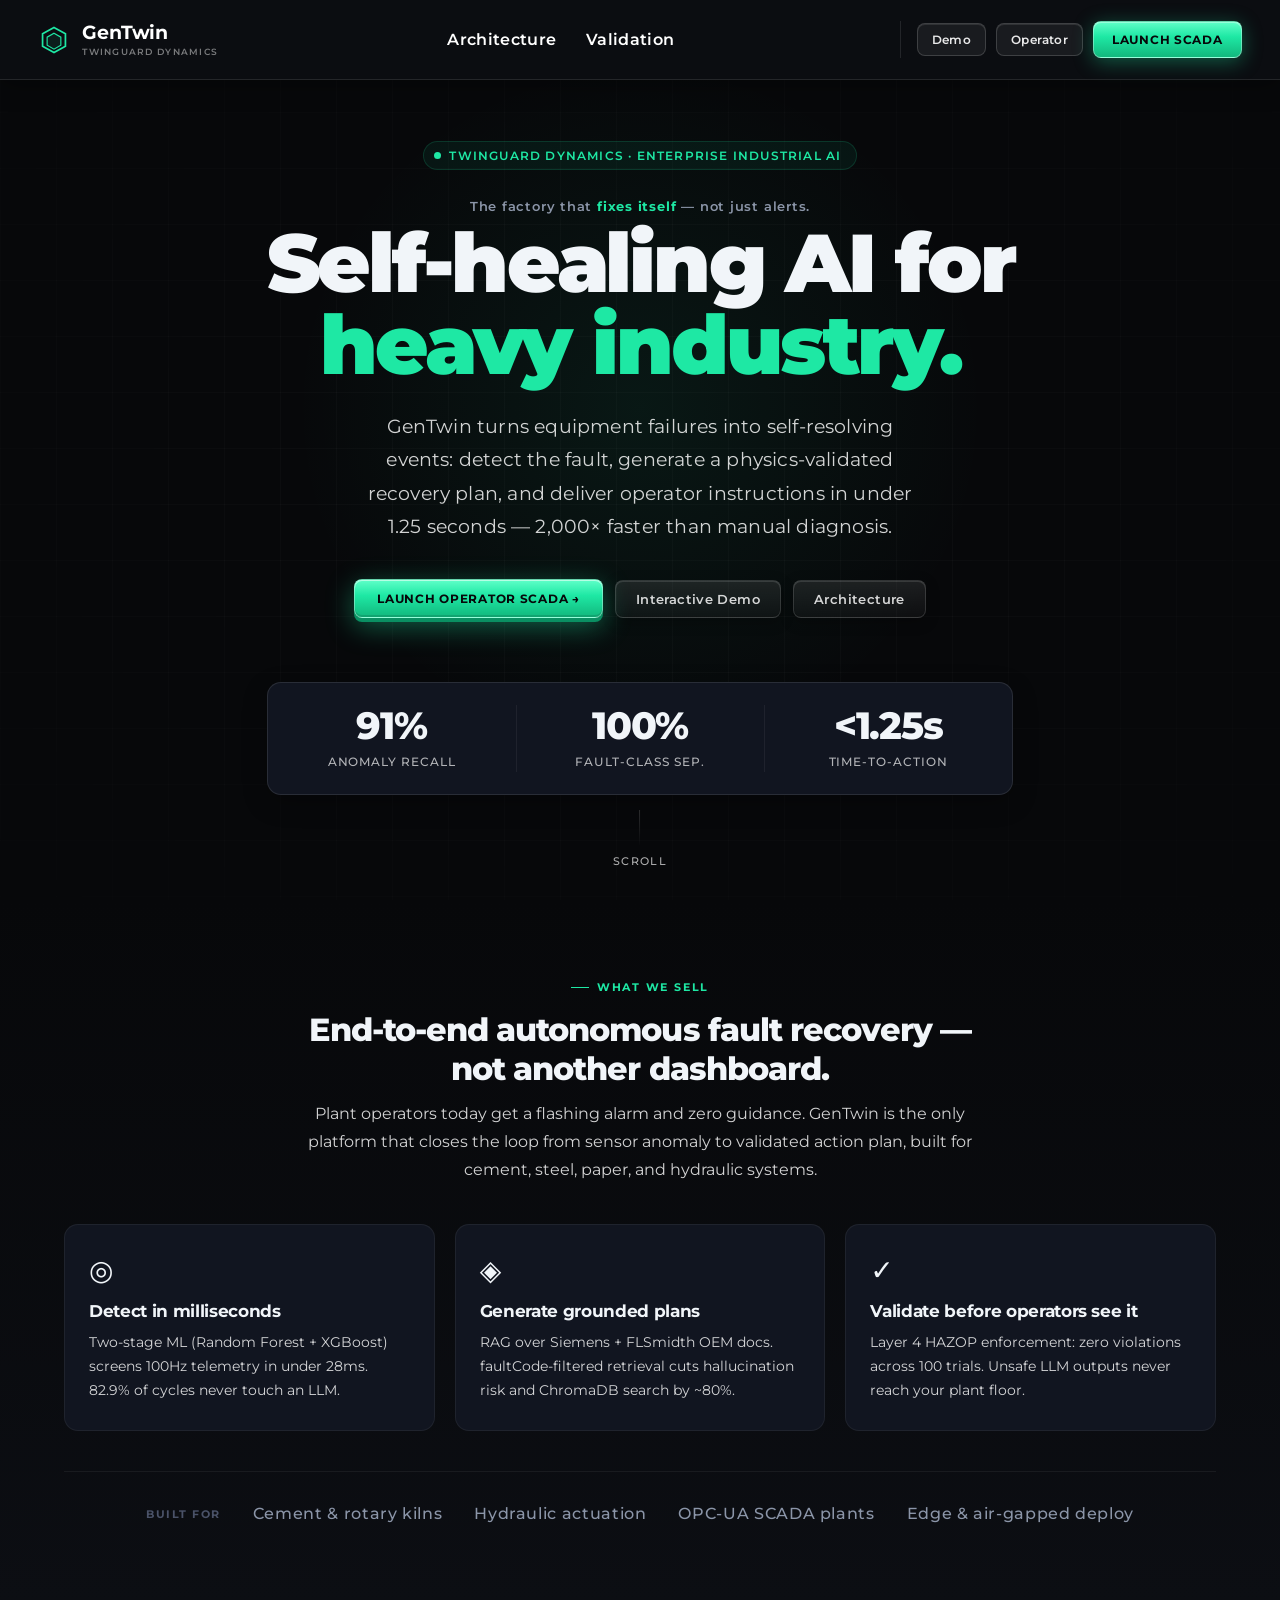
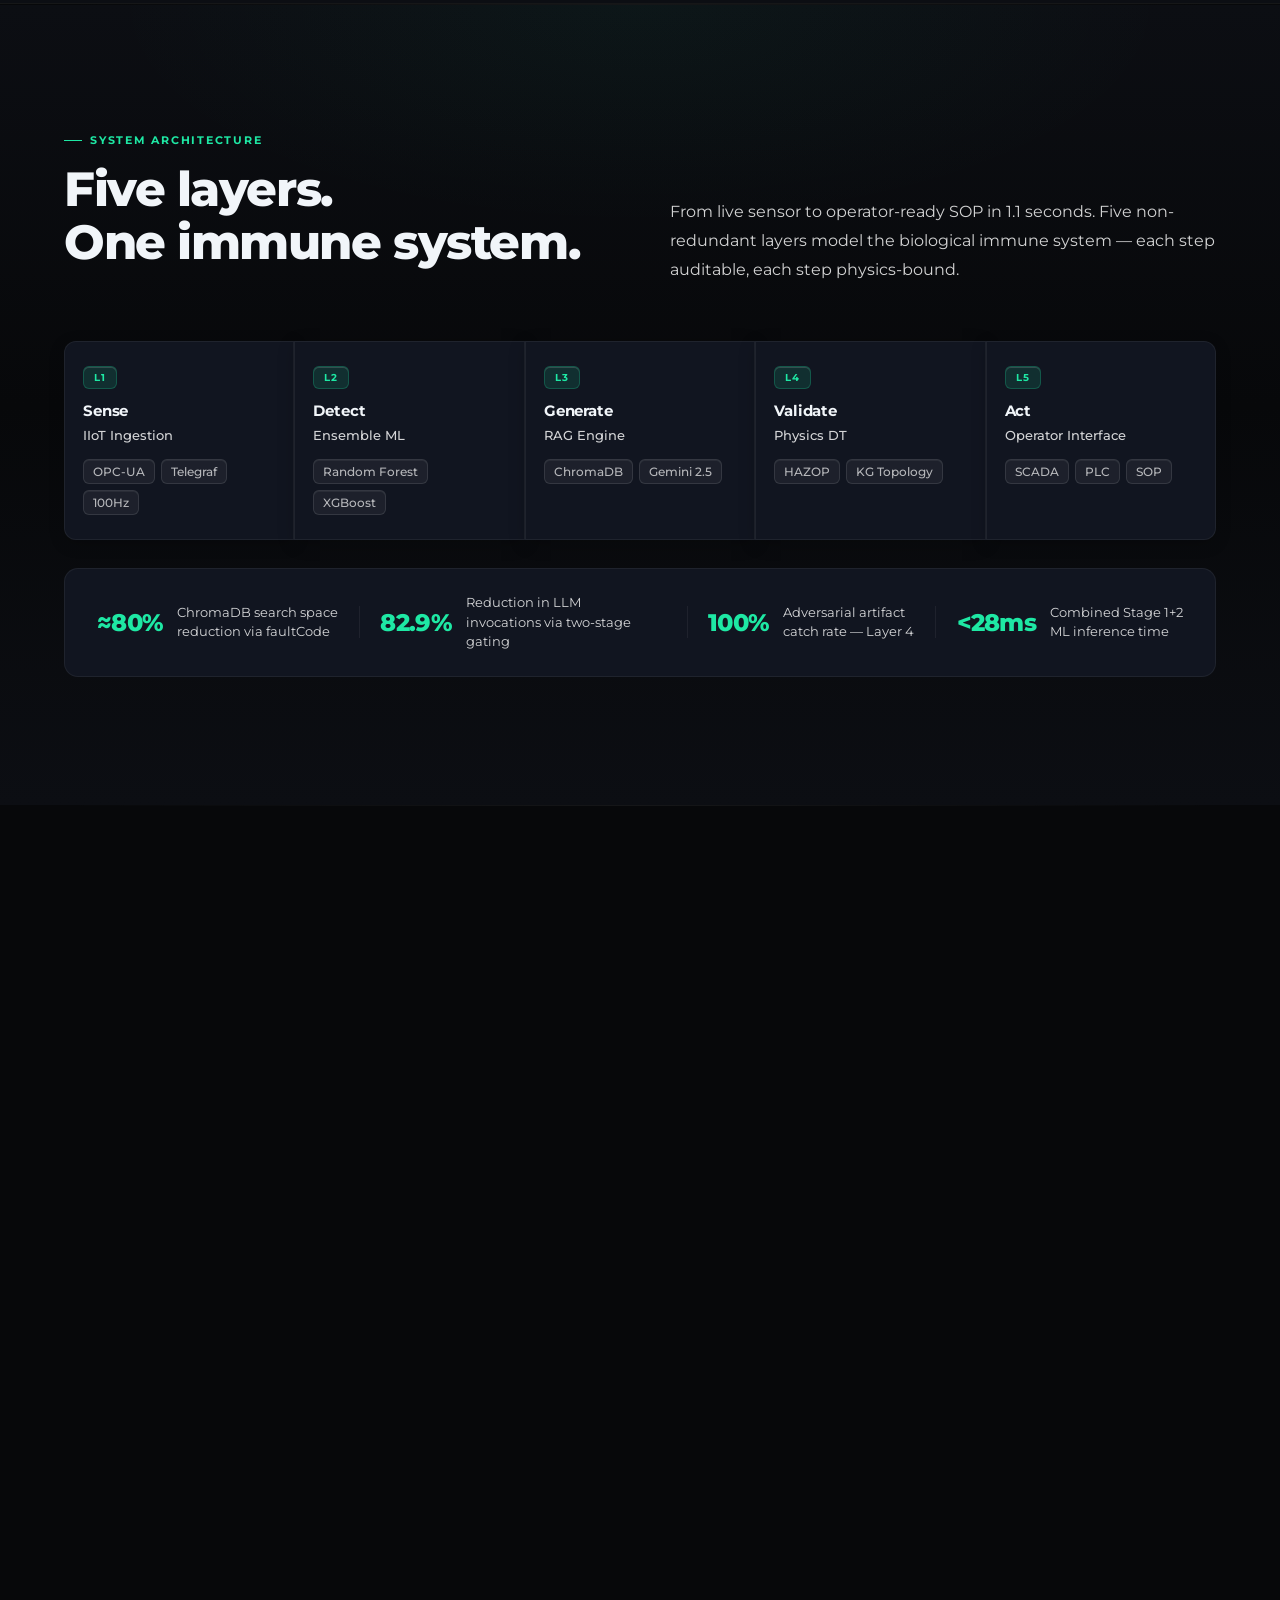
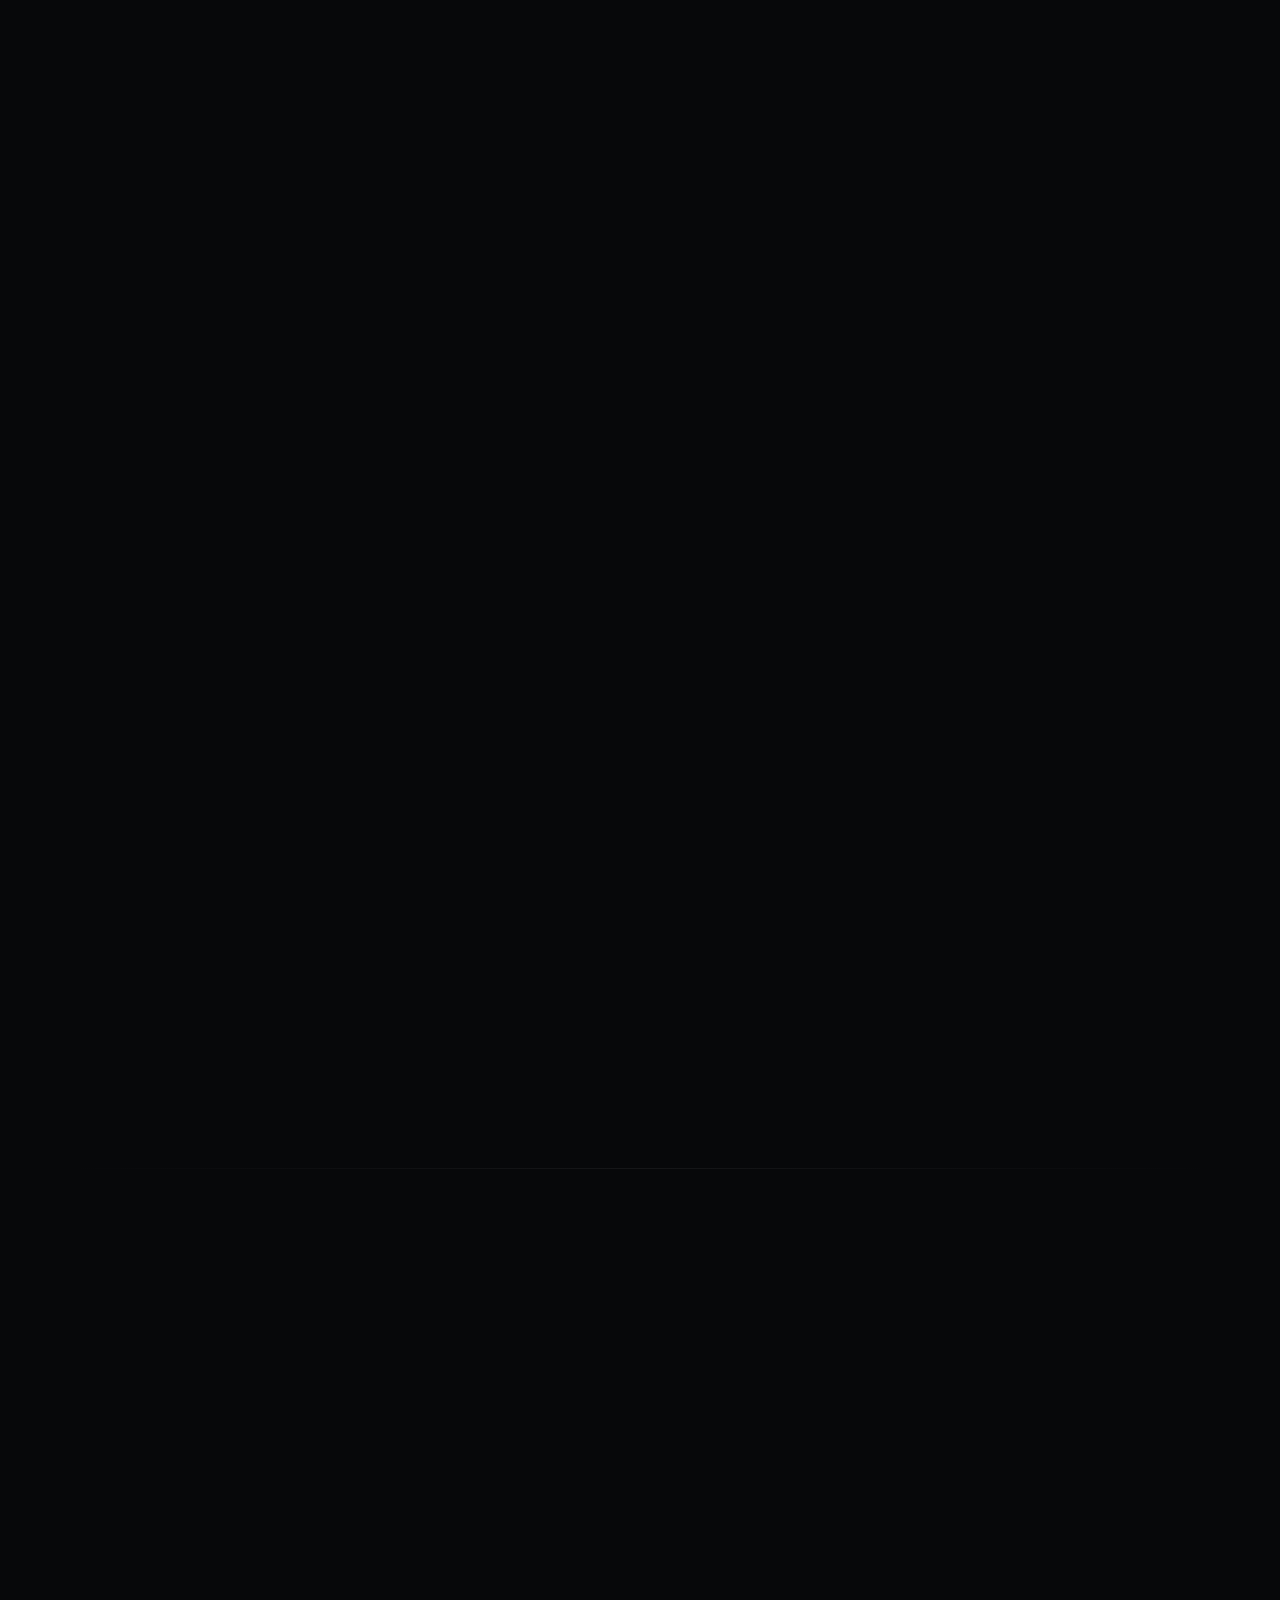
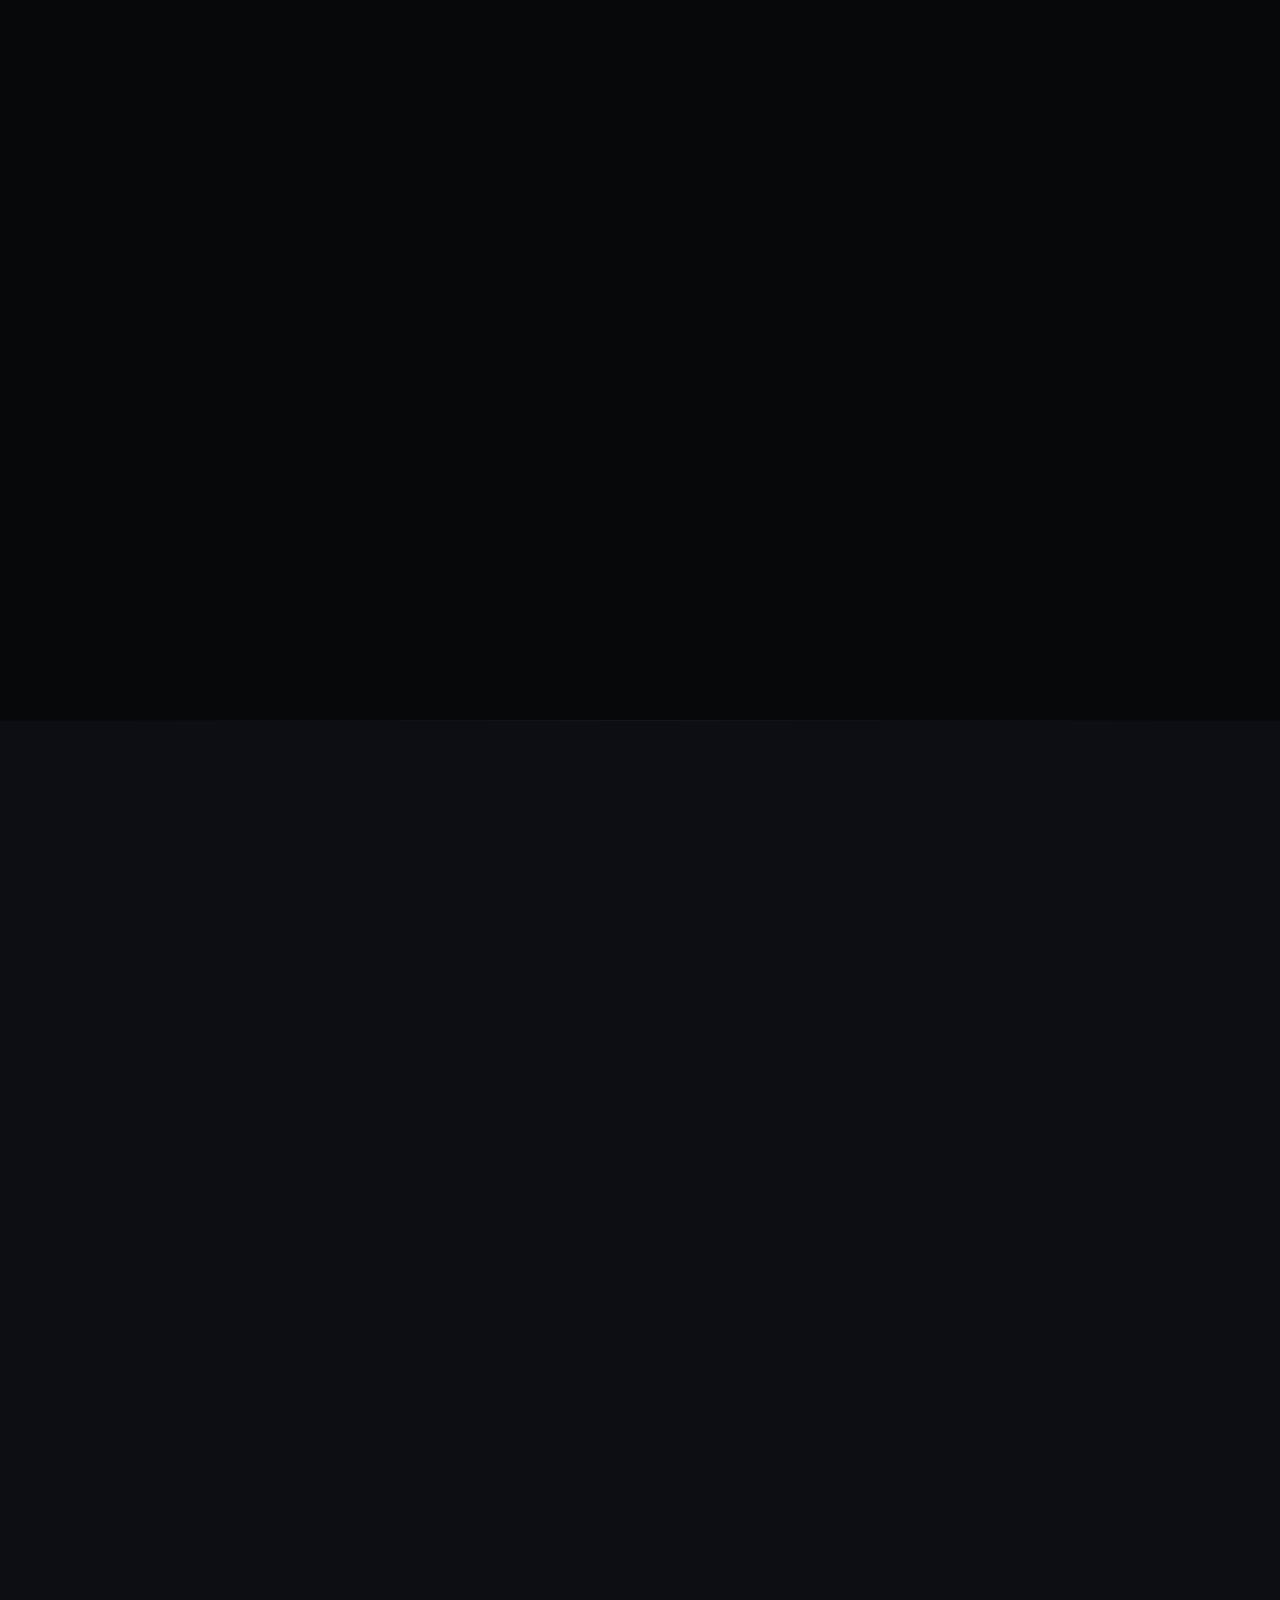
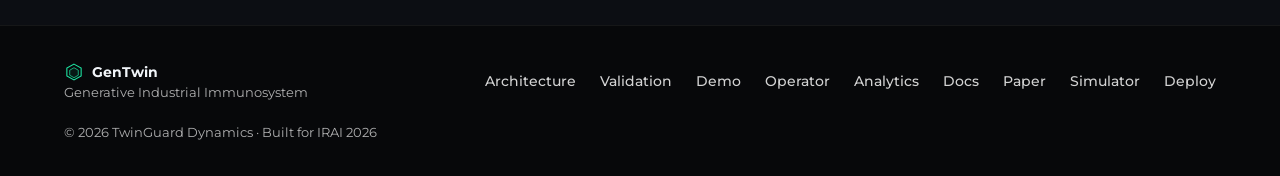
<file: gentwin_enterprise_landing.html>
<!DOCTYPE html>
<html lang="en">
<head>
<meta charset="UTF-8">
<meta name="viewport" content="width=device-width, initial-scale=1.0">
<title>GenTwin — Generative Industrial Immunosystem</title>
<link rel="preconnect" href="https://fonts.googleapis.com">
<link rel="preconnect" href="https://fonts.gstatic.com" crossorigin>
<link rel="preload" href="https://fonts.googleapis.com/css2?family=Montserrat:ital,wght@0,300;0,400;0,500;0,600;0,700;0,800;0,900;1,300;1,400;1,500;1,600;1,700&display=swap" as="style">
<link href="https://fonts.googleapis.com/css2?family=Montserrat:wght@400;600;700;800&display=swap" rel="stylesheet">
<style>
/* Typography: Montserrat — Julieta Ulanovsky et al. (Google Fonts) */
*,*::before,*::after{box-sizing:border-box;margin:0;padding:0}
:root{
--bg0:#07080A;--bg1:#0C0E13;--bg2:#111520;--bg3:#161B28;--bg4:#1C2233;
--border:rgba(255,255,255,0.06);--border2:rgba(255,255,255,0.10);--border3:rgba(255,255,255,0.16);
--accent:#1EE8A4;--adim:rgba(30,232,164,0.10);--adim2:rgba(30,232,164,0.06);
--blue:rgba(56,189,248,1);--bluedim:rgba(56,189,248,0.10);
--danger:#EF4444;--dangerdim:rgba(239,68,68,0.12);--warn:#F59E0B;--warndim:rgba(245,158,11,0.12);
--t1:#F1F5F9;--t2:#8B95A8;--t3:#4A5268;--ta:#1EE8A4;
--text-body:rgba(255,255,255,0.82);--text-muted:rgba(255,255,255,0.68);--text-dim:rgba(255,255,255,0.55);
--f:'Montserrat',system-ui,-apple-system,BlinkMacSystemFont,'Segoe UI',sans-serif;
--ease:cubic-bezier(0.16,1,0.3,1);
--c0:var(--bg0);--c1:var(--bg1);--c2:var(--bg2);--c3:var(--bg3);
--accent2:var(--adim);--accent3:var(--adim2);
}
html{scroll-behavior:smooth;font-size:16px;scroll-padding-top:88px;font-family:var(--f)}
body{background:var(--c0);color:var(--t1);font-family:var(--f);font-weight:400;-webkit-font-smoothing:antialiased;overflow-x:hidden}
section{content-visibility:auto;contain-intrinsic-size:auto 500px}
button,input,textarea,select{font-family:var(--f)}
h1,h2,h3,h4,h5,h6,p,a,span,li,td,th,label,nav,footer,section,article{font-family:inherit}
section[id]{scroll-margin-top:88px}

/* TOP NAV — liquid glassmorphism (scoped to #mainNav only) */
#mainNav{position:fixed;top:0;left:0;right:0;z-index:1000;height:80px;overflow:visible;
  background:rgba(12,14,19,0.94);
  border-bottom:1px solid rgba(255,255,255,0.1);
  box-shadow:0 4px 24px rgba(0,0,0,0.35);
  transition:background 0.2s var(--ease)}
#mainNav.nav-scrolled{background:rgba(12,14,19,0.98);box-shadow:0 6px 28px rgba(0,0,0,0.45)}
#mainNav .nav-glass-bg{display:none}
#mainNav .nav-glass-shine{display:none}
#mainNav .nav-inner{position:relative;z-index:2;max-width:1280px;height:100%;margin:0 auto;padding:0 clamp(16px,3vw,40px);display:grid;grid-template-columns:minmax(140px,max-content) minmax(0,1fr) minmax(max-content,auto);align-items:center;column-gap:clamp(20px,3vw,36px);min-width:0}
#mainNav .nav-logo{display:flex;align-items:center;gap:12px;text-decoration:none;grid-column:1;z-index:5;flex-shrink:0;padding-right:4px}
#mainNav .nav-logo svg{width:32px;height:32px;flex-shrink:0}
#mainNav .nav-wordmark{font-size:19px;font-weight:700;letter-spacing:-0.02em;color:#FFFFFF;white-space:nowrap;line-height:1.15}
#mainNav .nav-company{display:block;font-size:9px;font-weight:600;letter-spacing:0.14em;text-transform:uppercase;color:rgba(255,255,255,0.45);margin-top:3px}
#mainNav .nav-links-slot{grid-column:2;min-width:0;display:flex;align-items:center;justify-content:center;overflow:hidden;padding:0 4px}
#mainNav .nav-links{display:flex;align-items:center;justify-content:flex-start;flex-wrap:nowrap;gap:clamp(8px,1.2vw,22px);margin:0;padding:0;max-width:100%;width:max-content;overflow-x:auto;overflow-y:visible;scrollbar-width:none;-ms-overflow-style:none}
#mainNav .nav-links::-webkit-scrollbar{display:none}
#mainNav .nav-links a{font-size:17px;font-weight:600;color:#FFFFFF !important;text-decoration:none;letter-spacing:0.02em;white-space:nowrap;position:relative;padding:8px 12px;opacity:1;-webkit-font-smoothing:antialiased;border-radius:10px;transition:background 0.25s var(--ease),box-shadow 0.25s var(--ease),color 0.2s;flex-shrink:0}
#mainNav .nav-links a::before{content:'';position:absolute;inset:0;border-radius:10px;background:transparent;border:1px solid transparent;transition:background 0.2s,border-color 0.2s;z-index:-1}
#mainNav .nav-links a:hover::before{background:rgba(255,255,255,0.08);border-color:rgba(255,255,255,0.12)}
#mainNav .nav-links a.active::before{background:rgba(30,232,164,0.12);border-color:rgba(30,232,164,0.25)}
#mainNav .nav-links a::after{content:'';position:absolute;bottom:5px;left:12px;right:12px;height:2px;background:linear-gradient(90deg,transparent,var(--accent),transparent);border-radius:2px;transform:scaleX(0);transition:transform 0.25s var(--ease);box-shadow:0 0 10px rgba(30,232,164,0.7)}
#mainNav .nav-links a:hover{color:#FFFFFF !important}
#mainNav .nav-links a.active{font-weight:700}
#mainNav .nav-links a.active::after{transform:scaleX(1)}
#mainNav .nav-actions{display:flex;align-items:center;gap:10px;grid-column:3;flex-shrink:0;padding-left:16px;border-left:1px solid rgba(255,255,255,0.1);position:relative;z-index:4;justify-self:end}
#mainNav .btn-ghost{background:rgba(255,255,255,0.06);border:1px solid rgba(255,255,255,0.16);box-shadow:inset 0 1px 0 rgba(255,255,255,0.1);color:rgba(255,255,255,0.9);white-space:nowrap;flex-shrink:0}
#mainNav .btn-ghost:hover{background:rgba(255,255,255,0.12);border-color:rgba(255,255,255,0.24);color:#fff;box-shadow:inset 0 1px 0 rgba(255,255,255,0.15),0 4px 20px rgba(0,0,0,0.2)}
#mainNav .btn-primary{box-shadow:inset 0 1px 0 rgba(255,255,255,0.35),0 4px 20px rgba(30,232,164,0.35);white-space:nowrap;flex-shrink:0}
#mainNav .btn-primary:hover{box-shadow:inset 0 1px 0 rgba(255,255,255,0.45),0 6px 28px rgba(30,232,164,0.45)}
#mainNav .nav-product-link{font-size:12px;padding:7px 12px}
/* Footer nav reset — must not inherit fixed header styles */
footer nav.footer-links{position:static;height:auto;background:transparent;border:none;backdrop-filter:none;padding:0;display:flex;gap:24px;flex-wrap:wrap}
/* Skeuomorphic + glass buttons */
.btn-ghost{font-size:13px;font-weight:600;letter-spacing:0.03em;color:var(--text-body);
  background:linear-gradient(180deg,rgba(255,255,255,0.09) 0%,rgba(255,255,255,0.03) 100%);
  border:1px solid rgba(255,255,255,0.14);border-radius:8px;padding:10px 20px;cursor:pointer;
  text-decoration:none;display:inline-flex;align-items:center;gap:6px;
  box-shadow:inset 0 1px 0 rgba(255,255,255,0.12),inset 0 -1px 0 rgba(0,0,0,0.2),0 4px 14px rgba(0,0,0,0.25);
  transition:transform 0.15s var(--ease),box-shadow 0.15s,border-color 0.15s}
.btn-ghost:hover{color:var(--t1);border-color:rgba(255,255,255,0.22);transform:translateY(-1px);box-shadow:inset 0 1px 0 rgba(255,255,255,0.18),0 6px 20px rgba(0,0,0,0.3)}
.btn-ghost:active{transform:translateY(1px);box-shadow:inset 0 2px 4px rgba(0,0,0,0.3),0 2px 8px rgba(0,0,0,0.2)}
.btn-primary{font-size:12px;font-weight:700;letter-spacing:0.06em;text-transform:uppercase;color:#07080A;
  background:linear-gradient(180deg,#5FFFC8 0%,#1EE8A4 42%,#12B87D 100%);
  border:1px solid rgba(255,255,255,0.35);border-radius:8px;padding:11px 22px;cursor:pointer;
  text-decoration:none;display:inline-flex;align-items:center;gap:6px;
  box-shadow:inset 0 1px 0 rgba(255,255,255,0.55),inset 0 -2px 0 rgba(0,0,0,0.12),0 4px 0 #0A8F62,0 8px 28px rgba(30,232,164,0.4);
  transition:transform 0.15s var(--ease),box-shadow 0.15s}
.btn-primary:hover{transform:translateY(-2px);box-shadow:inset 0 1px 0 rgba(255,255,255,0.6),0 5px 0 #0A8F62,0 12px 36px rgba(30,232,164,0.5)}
.btn-primary:active{transform:translateY(2px);box-shadow:inset 0 2px 6px rgba(0,0,0,0.15),0 2px 0 #0A8F62,0 4px 16px rgba(30,232,164,0.3)}
#mainNav .btn-primary{padding:10px 18px}
#mainNav .btn-ghost.nav-product-link{padding:8px 14px}

/* HERO */
#hero{min-height:100vh;display:flex;flex-direction:column;align-items:center;justify-content:center;text-align:center;padding:116px clamp(20px,5vw,72px) 80px;position:relative;overflow:hidden}
.hero-grid{position:absolute;inset:0;background-image:linear-gradient(rgba(255,255,255,0.025) 1px,transparent 1px),linear-gradient(90deg,rgba(255,255,255,0.025) 1px,transparent 1px);background-size:56px 56px;mask-image:radial-gradient(ellipse 80% 80% at 50% 50%,black 30%,transparent 100%)}
.hero-glow{position:absolute;width:700px;height:700px;border-radius:50%;background:radial-gradient(circle,rgba(30,232,164,0.07) 0%,transparent 70%);top:50%;left:50%;transform:translate(-50%,-56%);pointer-events:none}
.hero-content{position:relative;z-index:2;max-width:820px}
.eyebrow{display:inline-flex;align-items:center;gap:8px;background:var(--accent3);border:1px solid rgba(30,232,164,0.15);border-radius:100px;padding:6px 14px 6px 10px;font-size:12px;font-weight:600;letter-spacing:0.1em;text-transform:uppercase;color:var(--ta);margin-bottom:28px}
.pulse-dot{width:7px;height:7px;border-radius:50%;background:var(--accent);position:relative;flex-shrink:0}
.hero-h1{font-size:clamp(40px,7vw,82px);font-weight:900;letter-spacing:-0.04em;line-height:1.0;margin-bottom:10px;color:var(--t1)}
.hero-h1-accent{display:block;color:var(--accent)}
.hero-sub{font-size:clamp(16px,2vw,19px);font-weight:400;line-height:1.75;color:var(--text-body);max-width:560px;margin:24px auto 36px;letter-spacing:0.01em}
.hero-ctas{display:flex;align-items:center;justify-content:center;gap:12px;margin-bottom:64px;flex-wrap:wrap}
.hero-tagline{font-size:13px;font-weight:600;color:var(--t2);letter-spacing:0.06em;margin-bottom:8px}
.hero-tagline strong{color:var(--ta);font-weight:700}
.hero-metrics{display:flex;align-items:stretch;gap:0;border:1px solid rgba(255,255,255,0.1);border-radius:14px;overflow:hidden;background:var(--c2);box-shadow:0 8px 24px rgba(0,0,0,0.25)}
/* Enterprise value band */
#value-prop{background:linear-gradient(180deg,var(--bg0) 0%,var(--bg1) 100%);padding:clamp(48px,8vw,80px) clamp(20px,5vw,72px);border-bottom:1px solid var(--border)}
.value-inner{max-width:1160px;margin:0 auto}
.value-head{text-align:center;max-width:720px;margin:0 auto 40px}
.value-head h2{font-size:clamp(22px,3vw,32px);font-weight:800;letter-spacing:-0.03em;margin-bottom:12px}
.value-head p{font-size:16px;color:var(--text-body);line-height:1.75}
.value-grid{display:grid;grid-template-columns:repeat(3,1fr);gap:20px}
@media(max-width:768px){.value-grid{grid-template-columns:1fr}}
.value-card{background:var(--c2);border:1px solid var(--border);border-radius:14px;padding:28px 24px;transition:transform 0.2s var(--ease),border-color 0.2s}
.value-card:hover{transform:translateY(-4px);border-color:rgba(30,232,164,0.25)}
.value-icon{font-size:28px;margin-bottom:14px}
.value-card h3{font-size:17px;font-weight:700;margin-bottom:10px;letter-spacing:-0.02em}
.value-card p{font-size:14px;color:var(--text-body);line-height:1.7}
.trust-bar{display:flex;align-items:center;justify-content:center;gap:32px;flex-wrap:wrap;margin-top:40px;padding-top:32px;border-top:1px solid var(--border)}
.trust-bar span{font-size:11px;font-weight:700;letter-spacing:0.14em;text-transform:uppercase;color:var(--t3)}
.trust-bar em{font-style:normal;color:var(--t2);font-weight:500;letter-spacing:0.04em;text-transform:none}
.metric-item{flex:1;padding:24px 32px;text-align:center;position:relative}
.metric-item+.metric-item::before{content:'';position:absolute;left:0;top:20%;bottom:20%;width:1px;background:var(--border)}
.metric-num{font-size:clamp(26px,4vw,38px);font-weight:800;letter-spacing:-0.03em;color:var(--t1);line-height:1;display:block;margin-bottom:6px}
.metric-lbl{font-size:12px;font-weight:500;letter-spacing:0.08em;text-transform:uppercase;color:var(--text-muted)}
.scroll-hint{position:absolute;bottom:32px;left:50%;transform:translateX(-50%);display:flex;flex-direction:column;align-items:center;gap:8px}
.scroll-line{width:1px;height:36px;background:linear-gradient(to bottom,var(--border3),transparent);position:relative;overflow:hidden}
.scroll-hint span{font-size:11px;font-weight:500;letter-spacing:0.12em;text-transform:uppercase;color:var(--text-muted)}

/* SECTION BASE */
section{padding:clamp(72px,10vw,140px) clamp(20px,5vw,72px)}
.section-inner{max-width:1160px;margin:0 auto}
.sec-eye{font-size:11px;font-weight:700;letter-spacing:0.16em;text-transform:uppercase;color:var(--ta);margin-bottom:16px;display:flex;align-items:center;gap:8px}
.sec-eye::before{content:'';width:18px;height:1px;background:var(--accent)}
.sec-title{font-size:clamp(28px,4vw,48px);font-weight:800;letter-spacing:-0.03em;line-height:1.1;color:var(--t1);margin-bottom:16px}
.sec-body{font-size:16px;font-weight:400;line-height:1.8;color:var(--text-body);max-width:560px}

/* ARCH OVERVIEW */
#architecture{background:linear-gradient(180deg,var(--bg1) 0%,var(--bg0) 50%,var(--bg1) 100%);position:relative}
#architecture::before{content:'';position:absolute;inset:0;background:radial-gradient(ellipse 60% 40% at 50% 0%,rgba(30,232,164,0.04) 0%,transparent 70%);pointer-events:none}
#architecture .section-inner{position:relative;z-index:1}
.arch-header{display:grid;grid-template-columns:1fr 1fr;gap:60px;align-items:end;margin-bottom:56px}
@media(max-width:768px){.arch-header{grid-template-columns:1fr}}
.arch-flow{display:flex;align-items:stretch;gap:0;position:relative;margin-bottom:0}
.arch-flow .layer-card{flex:1;padding:24px 18px;position:relative;cursor:pointer;min-height:150px;
  background:var(--c2);border:1px solid var(--border);
  box-shadow:0 4px 16px rgba(0,0,0,0.2);
  opacity:0;transform:translateX(-40px) scale(0.94);
  transition:opacity 0.65s var(--ease),transform 0.65s var(--ease),border-color 0.25s,box-shadow 0.25s}
.arch-flow.layers-play .layer-card{opacity:1;transform:translateX(0) scale(1)}
.arch-flow.layers-play .layer-card:nth-child(1){transition-delay:0ms}
.arch-flow.layers-play .layer-card:nth-child(2){transition-delay:140ms}
.arch-flow.layers-play .layer-card:nth-child(3){transition-delay:280ms}
.arch-flow.layers-play .layer-card:nth-child(4){transition-delay:420ms}
.arch-flow.layers-play .layer-card:nth-child(5){transition-delay:560ms}
.layer-card:first-child{border-radius:12px 0 0 12px}
.layer-card:last-child{border-radius:0 12px 12px 0}
.layer-card:hover{border-color:rgba(30,232,164,0.35);z-index:2;
  box-shadow:inset 0 1px 0 rgba(255,255,255,0.2),0 12px 40px rgba(30,232,164,0.12),0 8px 32px rgba(0,0,0,0.4)}
@media(prefers-reduced-motion:reduce){.arch-flow .layer-card{opacity:1;transform:none;transition:none}}
.layer-card::after{content:'→';position:absolute;right:-14px;top:50%;transform:translateY(-50%);color:var(--border2);font-size:14px;z-index:3;transition:color 0.2s}
.layer-card:last-child::after{display:none}
.layer-card:hover::after{color:var(--accent)}
.l-badge{font-size:10px;font-weight:700;letter-spacing:0.1em;text-transform:uppercase;color:var(--ta);background:rgba(30,232,164,0.12);border:1px solid rgba(30,232,164,0.22);padding:4px 10px;border-radius:6px;display:inline-block;margin-bottom:12px;
  box-shadow:inset 0 1px 0 rgba(255,255,255,0.15)}
.l-name{font-size:15px;font-weight:700;letter-spacing:-0.01em;color:var(--t1);margin-bottom:6px}
.l-sub{font-size:13px;font-weight:500;color:var(--text-body);margin-bottom:14px;line-height:1.5}
.l-tags{display:flex;flex-wrap:wrap;gap:6px}
.l-tag{font-size:12px;font-weight:500;color:var(--text-muted);background:rgba(255,255,255,0.05);border:1px solid rgba(255,255,255,0.1);padding:4px 9px;border-radius:6px;
  box-shadow:inset 0 1px 0 rgba(255,255,255,0.06)}
.arch-strip{background:var(--c2);border:1px solid var(--border);border-radius:14px;padding:24px 32px;display:flex;align-items:center;justify-content:space-between;margin-top:28px;flex-wrap:wrap;gap:20px}
.arch-strip-item{display:flex;align-items:center;gap:14px}
.arch-strip-num{font-size:24px;font-weight:800;letter-spacing:-0.03em;color:var(--ta);flex-shrink:0}
.arch-strip-lbl{font-size:13px;font-weight:400;color:var(--text-body);line-height:1.5;max-width:200px}
.strip-div{width:1px;height:32px;background:var(--border)}

/* RESULTS */
.results-grid{display:grid;grid-template-columns:repeat(auto-fit,minmax(240px,1fr));gap:16px;margin-bottom:40px}
.res-card{background:var(--c1);border:1px solid var(--border);border-top:2px solid var(--accent);border-radius:12px;padding:28px}
.res-num{font-size:clamp(34px,5vw,52px);font-weight:900;letter-spacing:-0.04em;color:var(--t1);line-height:1;display:block;margin-bottom:8px}
.res-lbl{font-size:12px;font-weight:600;letter-spacing:0.1em;text-transform:uppercase;color:var(--ta);margin-bottom:12px}
.res-desc{font-size:15px;font-weight:400;line-height:1.7;color:var(--text-body)}

/* HAZOP CHART */
.hazop-wrap{background:var(--c1);border:1px solid var(--border);border-radius:12px;padding:24px;position:relative;overflow:hidden}
.hazop-chart{position:relative;height:160px;margin-top:12px}
.hz-zone{position:absolute;left:44px;right:0;border-radius:4px}
.hz-danger{top:0;height:55%;background:rgba(255,77,77,0.06);border:1px solid rgba(255,77,77,0.12)}
.hz-safe{bottom:0;height:40%;background:rgba(30,232,164,0.06);border:1px solid rgba(30,232,164,0.12)}
.hz-label{position:absolute;right:10px;font-size:11px;font-weight:700;letter-spacing:0.08em;text-transform:uppercase}
.hz-label-d{top:8px;color:rgba(255,77,77,0.7)}
.hz-label-s{bottom:8px;color:rgba(30,232,164,0.7)}
.hz-line{position:absolute;left:44px;right:0;height:1px;background:rgba(255,255,255,0.2);border-top:1px dashed rgba(255,255,255,0.25)}
.hz-line-lbl{position:absolute;left:0;font-size:10px;font-weight:600;color:var(--text-muted);transform:translateY(-50%)}
.hz-dots{position:absolute;left:44px;right:0;top:0;bottom:0}
.hz-axis{position:absolute;left:0;width:40px;top:0;bottom:0;display:flex;flex-direction:column;justify-content:space-between;padding:4px 0}
.hz-axis span{font-size:10px;color:var(--text-muted);text-align:right;width:36px}

/* LAYERS DETAIL */
#layers{background:var(--c0)}
.layers-grid{display:grid;grid-template-columns:220px 1fr;gap:56px;align-items:start}
@media(max-width:900px){.layers-grid{grid-template-columns:1fr;gap:32px}}
.layers-nav{position:sticky;top:108px}
@media(max-width:900px){.layers-nav{position:relative;top:0}}
.layers-nav-title{font-size:12px;font-weight:700;letter-spacing:0.16em;text-transform:uppercase;color:var(--text-muted);margin-bottom:20px}
.layer-nav-track{position:relative;display:flex;flex-direction:column;padding-left:4px}
.layer-nav-track::before{content:'';position:absolute;left:11px;top:12px;bottom:12px;width:1px;background:linear-gradient(to bottom,var(--border2),rgba(255,255,255,0.15),var(--border2))}
.layer-nav-indicator{position:absolute;left:0;top:0;width:24px;height:8px;border-radius:4px;background:var(--accent);box-shadow:0 0 16px rgba(30,232,164,0.55);transition:transform 0.55s var(--ease);pointer-events:none;z-index:2;will-change:transform}
.layer-dot-row{display:flex;flex-direction:column;gap:4px;position:relative}
.layer-dot-btn{display:flex;align-items:center;gap:14px;background:none;border:none;cursor:pointer;padding:12px 0 12px 36px;width:100%;text-align:left;position:relative;z-index:1}
.layer-dot-btn:focus-visible{outline:2px solid var(--accent);outline-offset:4px;border-radius:4px}
.l-dot{width:6px;height:6px;border-radius:50%;background:rgba(255,255,255,0.25);flex-shrink:0;position:absolute;left:9px;top:50%;transform:translateY(-50%);transition:opacity 0.35s var(--ease),transform 0.35s var(--ease)}
.l-dot-lbl{font-size:15px;font-weight:500;color:var(--text-muted);transition:color 0.4s var(--ease),font-weight 0.4s var(--ease);letter-spacing:0.01em;white-space:nowrap}
.layer-dot-btn.active .l-dot{opacity:0;transform:translateY(-50%) scale(0)}
.layer-dot-btn.active .l-dot-lbl{color:#FFFFFF;font-weight:600}
.layer-dot-btn:not(.active):hover .l-dot-lbl{color:rgba(255,255,255,0.82)}
.layer-cards{display:flex;flex-direction:column;gap:20px}
.detail-card{background:var(--c1);border:1px solid var(--border);border-radius:12px;padding:28px 32px;border-left:2px solid transparent;transition:border-color 0.25s,background 0.25s,opacity 0.25s;scroll-margin-top:110px;opacity:0.65}
.detail-card.in-view{opacity:0.8}
.detail-card:hover,.detail-card.active-card{border-left-color:var(--accent);background:var(--c2)}
.detail-card.active-card{opacity:1}
.dc-head{display:flex;align-items:flex-start;gap:16px;margin-bottom:18px}
.dc-icon{width:44px;height:44px;border-radius:10px;background:var(--accent3);border:1px solid rgba(30,232,164,0.12);display:flex;align-items:center;justify-content:center;flex-shrink:0}
.dc-icon svg{width:22px;height:22px;stroke:var(--accent);fill:none;stroke-width:1.8;stroke-linecap:round;stroke-linejoin:round}
.dc-title-wrap{flex:1}
.dc-badge{font-size:10px;font-weight:700;letter-spacing:0.1em;text-transform:uppercase;color:var(--ta);background:var(--accent3);padding:3px 9px;border-radius:4px;display:inline-block;margin-bottom:6px}
.dc-name{font-size:17px;font-weight:700;letter-spacing:-0.01em;color:var(--t1)}
.dc-desc{font-size:15px;font-weight:400;line-height:1.78;color:var(--text-body);margin-bottom:18px}
.dc-sep{height:1px;background:var(--border);margin-bottom:18px}
.dc-specs{display:flex;flex-wrap:wrap;gap:8px}
.dc-spec{font-size:12px;font-weight:500;color:var(--text-muted);background:rgba(255,255,255,0.06);border:1px solid var(--border2);padding:5px 11px;border-radius:5px;display:flex;align-items:center;gap:5px}
.dc-spec b{color:var(--ta);font-weight:700}

/* DEPLOY */
#deployment{background:var(--c1)}
.deploy-diagram{display:flex;align-items:center;gap:0;margin:48px 0;position:relative;flex-wrap:wrap;justify-content:center}
.dep-box{background:var(--c2);border:1px solid var(--border);border-radius:10px;padding:24px 20px;text-align:center;min-width:180px;flex:1;max-width:240px}
.dep-box-title{font-size:14px;font-weight:700;color:var(--t1);margin-bottom:6px;letter-spacing:-0.01em}
.dep-box-sub{font-size:13px;font-weight:400;color:var(--text-body);line-height:1.5}
.dep-box.edge{border-color:rgba(30,232,164,0.2);background:rgba(30,232,164,0.04)}
.dep-arrow{display:flex;flex-direction:column;align-items:center;gap:4px;padding:0 16px;flex-shrink:0}
.dep-arr-line{width:40px;height:1px;background:var(--border3);position:relative}
.dep-arr-line::after{content:'▶';position:absolute;right:-6px;top:-6px;font-size:11px;color:var(--text-muted)}
.dep-arr-lbl{font-size:11px;font-weight:500;color:var(--text-muted);text-align:center;line-height:1.4;max-width:80px}
.dep-firewall{display:flex;flex-direction:column;align-items:center;gap:6px;padding:0 20px}
.dep-fw-line{width:2px;height:70px;border-left:2px dashed rgba(245,166,35,0.4)}
.dep-fw-badge{font-size:10px;font-weight:700;letter-spacing:0.08em;text-transform:uppercase;color:var(--warn);background:rgba(245,166,35,0.1);border:1px solid rgba(245,166,35,0.2);padding:4px 9px;border-radius:4px}
.deploy-callouts{display:grid;grid-template-columns:1fr 1fr;gap:16px;margin-top:0}
@media(max-width:600px){.deploy-callouts{grid-template-columns:1fr}}
.dc-callout{padding:20px 24px;border-radius:8px;border-left:2px solid}
.dc-callout-danger{background:rgba(255,77,77,0.05);border-color:var(--danger)}
.dc-callout-safe{background:var(--accent3);border-color:var(--accent)}
.dc-callout-title{font-size:12px;font-weight:700;letter-spacing:0.05em;text-transform:uppercase;margin-bottom:8px}
.dc-callout-danger .dc-callout-title{color:var(--danger)}
.dc-callout-safe .dc-callout-title{color:var(--ta)}
.dc-callout p{font-size:15px;font-weight:400;line-height:1.7;color:var(--text-body)}

/* FOOTER */
footer{border-top:1px solid var(--border);padding:36px clamp(20px,5vw,72px)}
.footer-inner{max-width:1160px;margin:0 auto;display:flex;align-items:center;justify-content:space-between;gap:24px;flex-wrap:wrap}
.footer-logo{display:flex;align-items:center;gap:8px}
.footer-wordmark{font-size:14px;font-weight:700;color:var(--t1)}
.footer-tag{font-size:13px;font-weight:400;color:var(--text-muted);margin-top:2px}
.footer-links{display:flex;gap:24px;flex-wrap:wrap}
.footer-links a{font-size:14px;font-weight:500;color:var(--text-body);text-decoration:none;transition:color 0.15s}
.footer-links a:hover{color:var(--t1)}
.footer-copy{font-size:13px;font-weight:400;color:var(--text-muted)}

/* REVEAL */
.reveal{opacity:0;transform:translateY(20px);transition:opacity 0.65s var(--ease),transform 0.65s var(--ease)}
.reveal.in{opacity:1;transform:none}
.reveal.d1{transition-delay:80ms}
.reveal.d2{transition-delay:160ms}
.reveal.d3{transition-delay:240ms}
.reveal.d4{transition-delay:320ms}

/* DIVIDER */
.sec-div{height:1px;background:linear-gradient(to right,transparent,var(--border),transparent);margin:0 auto;max-width:1160px}

/* Utility — readable captions & small copy */
.caption{font-size:13px;font-weight:400;color:var(--text-muted);line-height:1.5}
.chart-legend{font-size:13px;font-weight:500;color:var(--text-body)}

/* RESPONSIVE NAV */
@media(prefers-reduced-motion:reduce){
  #mainNav .nav-liquid{animation:none;opacity:0.35}
}
@media(max-width:1480px){
  #mainNav .nav-link--optional{display:none}
}
@media(max-width:1320px){
  #mainNav .nav-links{gap:10px}
  #mainNav .nav-links a{font-size:16px;padding:8px 10px}
}
@media(max-width:1180px){
  #mainNav .nav-links a{font-size:15px;padding:8px 10px}
}
@media(max-width:1020px){
  #mainNav .nav-links a{font-size:14px;padding:7px 8px}
  #mainNav .nav-links{gap:8px}
  #mainNav .nav-wordmark{font-size:17px}
}
@media(max-width:900px){
  #mainNav{height:auto;min-height:72px}
  #mainNav .nav-liquid--1{width:180px;left:5%}
  #mainNav .nav-liquid--2{width:160px;left:40%}
  #mainNav .nav-liquid--3{width:140px;right:5%}
  #mainNav .nav-inner{display:flex;flex-wrap:wrap;padding:12px 16px;gap:10px 12px}
  #mainNav .nav-logo{flex:1 1 auto;grid-column:auto}
  #mainNav .nav-actions{flex:0 0 auto;margin-left:auto;border-left:none;padding-left:0;grid-column:auto}
  #mainNav .nav-links-slot{order:3;flex:1 1 100%;grid-column:1/-1;width:100%;overflow:visible;padding:12px 0 0}
  #mainNav .nav-links{width:100%;justify-content:center;flex-wrap:wrap;gap:10px 16px;overflow:visible}
  #mainNav .nav-link--optional{display:inline-block}
  #mainNav .nav-actions .btn-ghost{display:none}
}
</style>
</head>
<body>

<nav id="mainNav" role="navigation" aria-label="Main navigation">
  <div class="nav-glass-bg" aria-hidden="true">
    <div class="nav-liquid nav-liquid--1"></div>
    <div class="nav-liquid nav-liquid--2"></div>
    <div class="nav-liquid nav-liquid--3"></div>
  </div>
  <div class="nav-glass-shine" aria-hidden="true"></div>
  <div class="nav-inner">
    <a class="nav-logo" href="#hero">
      <svg viewBox="0 0 28 28" fill="none" xmlns="http://www.w3.org/2000/svg" aria-hidden="true">
        <path d="M14 3L24 8.5V19.5L14 25L4 19.5V8.5L14 3Z" stroke="#1EE8A4" stroke-width="1.5" fill="none"/>
        <path d="M14 8L20 11.5V18.5L14 22L8 18.5V11.5L14 8Z" stroke="#1EE8A4" stroke-width="1" fill="rgba(30,232,164,0.08)"/>
      </svg>
      <span class="nav-wordmark">GenTwin<span class="nav-company">TwinGuard Dynamics</span></span>
    </a>
    <div class="nav-links-slot" aria-label="Site sections">
      <div class="nav-links">
        <a href="#architecture">Architecture</a>
        <a href="#layers" class="nav-link--optional">Layers</a>
        <a href="#validation">Validation</a>
        <a href="#deployment" class="nav-link--optional">Deployment</a>
      </div>
    </div>
    <div class="nav-actions">
      <a class="btn-ghost nav-product-link" href="demo.html">Demo</a>
      <a class="btn-ghost nav-product-link" href="operator.html">Operator</a>
      <a class="btn-primary" href="operator.html">Launch SCADA</a>
    </div>
  </div>
</nav>

<section id="hero">
  <div class="hero-grid"></div>
  <div class="hero-glow"></div>
  <div class="hero-content">
    <div class="eyebrow reveal"><div class="pulse-dot"></div>TwinGuard Dynamics · Enterprise Industrial AI</div>
    <p class="hero-tagline reveal d1">The factory that <strong>fixes itself</strong> — not just alerts.</p>
    <h1 class="hero-h1 reveal d1">Self-healing AI for<br><span class="hero-h1-accent">heavy industry.</span></h1>
    <p class="hero-sub reveal d2">GenTwin turns equipment failures into self-resolving events: detect the fault, generate a physics-validated recovery plan, and deliver operator instructions in under 1.25 seconds — 2,000× faster than manual diagnosis.</p>
    <div class="hero-ctas reveal d3">
      <a class="btn-primary" href="operator.html">Launch Operator SCADA →</a>
      <a class="btn-ghost" href="demo.html">Interactive Demo</a>
      <a class="btn-ghost" href="#architecture">Architecture</a>
    </div>
    <div class="hero-metrics reveal d4">
      <div class="metric-item">
        <span class="metric-num" data-count="91" data-suffix="%">91%</span>
        <span class="metric-lbl">Anomaly Recall</span>
      </div>
      <div class="metric-item">
        <span class="metric-num" data-count="100" data-suffix="%">100%</span>
        <span class="metric-lbl">Fault-Class Sep.</span>
      </div>
      <div class="metric-item">
        <span class="metric-num">&lt;1.25s</span>
        <span class="metric-lbl">Time-to-Action</span>
      </div>
    </div>
  </div>
  <div class="scroll-hint">
    <div class="scroll-line"></div>
    <span>Scroll</span>
  </div>
</section>

<section id="value-prop">
  <div class="value-inner">
    <div class="value-head reveal">
      <div class="sec-eye" style="justify-content:center">What we sell</div>
      <h2>End-to-end autonomous fault recovery — not another dashboard.</h2>
      <p>Plant operators today get a flashing alarm and zero guidance. GenTwin is the only platform that closes the loop from sensor anomaly to validated action plan, built for cement, steel, paper, and hydraulic systems.</p>
    </div>
    <div class="value-grid">
      <div class="value-card reveal d1">
        <div class="value-icon">◎</div>
        <h3>Detect in milliseconds</h3>
        <p>Two-stage ML (Random Forest + XGBoost) screens 100Hz telemetry in under 28ms. 82.9% of cycles never touch an LLM.</p>
      </div>
      <div class="value-card reveal d2">
        <div class="value-icon">◈</div>
        <h3>Generate grounded plans</h3>
        <p>RAG over Siemens + FLSmidth OEM docs. faultCode-filtered retrieval cuts hallucination risk and ChromaDB search by ~80%.</p>
      </div>
      <div class="value-card reveal d3">
        <div class="value-icon">✓</div>
        <h3>Validate before operators see it</h3>
        <p>Layer 4 HAZOP enforcement: zero violations across 100 trials. Unsafe LLM outputs never reach your plant floor.</p>
      </div>
    </div>
    <div class="trust-bar reveal">
      <span>Built for</span>
      <em>Cement &amp; rotary kilns</em>
      <em>Hydraulic actuation</em>
      <em>OPC-UA SCADA plants</em>
      <em>Edge &amp; air-gapped deploy</em>
    </div>
  </div>
</section>

<div class="sec-div"></div>

<section id="architecture">
  <div class="section-inner">
    <div class="arch-header">
      <div>
        <div class="sec-eye reveal">System Architecture</div>
        <h2 class="sec-title reveal d1">Five layers.<br>One immune system.</h2>
      </div>
      <p class="sec-body reveal d2">From live sensor to operator-ready SOP in 1.1 seconds. Five non-redundant layers model the biological immune system — each step auditable, each step physics-bound.</p>
    </div>
    <div class="arch-flow" id="archFlow">
      <div class="layer-card">
        <span class="l-badge">L1</span>
        <div class="l-name">Sense</div>
        <div class="l-sub">IIoT Ingestion</div>
        <div class="l-tags"><span class="l-tag">OPC-UA</span><span class="l-tag">Telegraf</span><span class="l-tag">100Hz</span></div>
      </div>
      <div class="layer-card">
        <span class="l-badge">L2</span>
        <div class="l-name">Detect</div>
        <div class="l-sub">Ensemble ML</div>
        <div class="l-tags"><span class="l-tag">Random Forest</span><span class="l-tag">XGBoost</span></div>
      </div>
      <div class="layer-card">
        <span class="l-badge">L3</span>
        <div class="l-name">Generate</div>
        <div class="l-sub">RAG Engine</div>
        <div class="l-tags"><span class="l-tag">ChromaDB</span><span class="l-tag">Gemini 2.5</span></div>
      </div>
      <div class="layer-card">
        <span class="l-badge">L4</span>
        <div class="l-name">Validate</div>
        <div class="l-sub">Physics DT</div>
        <div class="l-tags"><span class="l-tag">HAZOP</span><span class="l-tag">KG Topology</span></div>
      </div>
      <div class="layer-card">
        <span class="l-badge">L5</span>
        <div class="l-name">Act</div>
        <div class="l-sub">Operator Interface</div>
        <div class="l-tags"><span class="l-tag">SCADA</span><span class="l-tag">PLC</span><span class="l-tag">SOP</span></div>
      </div>
    </div>
    <div class="arch-strip reveal">
      <div class="arch-strip-item">
        <span class="arch-strip-num">≈80%</span>
        <span class="arch-strip-lbl">ChromaDB search space<br>reduction via faultCode</span>
      </div>
      <div class="strip-div"></div>
      <div class="arch-strip-item">
        <span class="arch-strip-num">82.9%</span>
        <span class="arch-strip-lbl">Reduction in LLM<br>invocations via two-stage gating</span>
      </div>
      <div class="strip-div"></div>
      <div class="arch-strip-item">
        <span class="arch-strip-num">100%</span>
        <span class="arch-strip-lbl">Adversarial artifact<br>catch rate — Layer 4</span>
      </div>
      <div class="strip-div"></div>
      <div class="arch-strip-item">
        <span class="arch-strip-num">&lt;28ms</span>
        <span class="arch-strip-lbl">Combined Stage 1+2<br>ML inference time</span>
      </div>
    </div>
  </div>
</section>

<div class="sec-div"></div>

<section id="layers">
  <div class="section-inner">
    <div class="sec-eye reveal">Layer Detail</div>
    <h2 class="sec-title reveal d1" style="margin-bottom:48px">Each layer, examined.</h2>
    <div class="layers-grid">
      <div class="layers-nav reveal">
        <div class="layers-nav-title">Navigate</div>
        <div class="layer-nav-track">
          <div class="layer-nav-indicator" id="layerIndicator" aria-hidden="true"></div>
          <div class="layer-dot-row" id="layerNav">
            <button type="button" class="layer-dot-btn active" data-target="0" data-layer="layer-1"><div class="l-dot"></div><span class="l-dot-lbl">L1 — Sense</span></button>
            <button type="button" class="layer-dot-btn" data-target="1" data-layer="layer-2"><div class="l-dot"></div><span class="l-dot-lbl">L2 — Detect</span></button>
            <button type="button" class="layer-dot-btn" data-target="2" data-layer="layer-3"><div class="l-dot"></div><span class="l-dot-lbl">L3 — Generate</span></button>
            <button type="button" class="layer-dot-btn" data-target="3" data-layer="layer-4"><div class="l-dot"></div><span class="l-dot-lbl">L4 — Validate</span></button>
            <button type="button" class="layer-dot-btn" data-target="4" data-layer="layer-5"><div class="l-dot"></div><span class="l-dot-lbl">L5 — Act</span></button>
          </div>
        </div>
      </div>
      <div class="layer-cards reveal d1" id="layerCards">

        <div class="detail-card active-card" id="layer-1" data-layer-index="0">
          <div class="dc-head">
            <div class="dc-icon">
              <svg viewBox="0 0 24 24"><polyline points="22 12 18 12 15 21 9 3 6 12 2 12"/></svg>
            </div>
            <div class="dc-title-wrap">
              <span class="dc-badge">L1 · Sense</span>
              <div class="dc-name">IIoT Sensor Ingestion</div>
            </div>
          </div>
          <p class="dc-desc">100 Hz telemetry from pressure sensors PS1, PS2 and temperature sensors TS1, TS2 is ingested via OPC-UA Telegraf, cycle-averaged into 60-second windows, and z-score normalised. Additive Gaussian noise injection at σ=0.05 validates robustness under real factory vibration conditions.</p>
          <div class="dc-sep"></div>
          <div class="dc-specs">
            <div class="dc-spec">Cadence <b>100 Hz</b></div>
            <div class="dc-spec">Protocol <b>OPC-UA</b></div>
            <div class="dc-spec">Window <b>60s</b></div>
            <div class="dc-spec">Noise tolerance <b>5%</b></div>
          </div>
        </div>

        <div class="detail-card" id="layer-2" data-layer-index="1">
          <div class="dc-head">
            <div class="dc-icon">
              <svg viewBox="0 0 24 24"><circle cx="12" cy="12" r="3"/><path d="M12 2v3m0 14v3M4.22 4.22l2.12 2.12m11.32 11.32 2.12 2.12M2 12h3m14 0h3M4.22 19.78l2.12-2.12m11.32-11.32 2.12-2.12"/></svg>
            </div>
            <div class="dc-title-wrap">
              <span class="dc-badge">L2 · Detect</span>
              <div class="dc-name">Two-Stage Ensemble ML</div>
            </div>
          </div>
          <p class="dc-desc">Stage 1 Random Forest (n=100, balanced weighting) screens the full stream in under 12ms, prioritising recall — a missed fault costs more than a false alarm. Stage 2 XGBoost fires only on Stage-1-confirmed anomalies, emitting a typed faultCode that gates downstream RAG retrieval and eliminates redundant LLM calls on normal telemetry.</p>
          <div class="dc-sep"></div>
          <div class="dc-specs">
            <div class="dc-spec">Stage 1 <b>&lt;12ms</b></div>
            <div class="dc-spec">Stage 2 <b>&lt;16ms</b></div>
            <div class="dc-spec">Recall <b>95%</b></div>
            <div class="dc-spec">LLM bypass <b>82.9%</b></div>
          </div>
        </div>

        <div class="detail-card" id="layer-3" data-layer-index="2">
          <div class="dc-head">
            <div class="dc-icon">
              <svg viewBox="0 0 24 24"><path d="M21 16V8a2 2 0 0 0-1-1.73l-7-4a2 2 0 0 0-2 0l-7 4A2 2 0 0 0 3 8v8a2 2 0 0 0 1 1.73l7 4a2 2 0 0 0 2 0l7-4A2 2 0 0 0 21 16z"/><polyline points="3.27 6.96 12 12.01 20.73 6.96"/><line x1="12" y1="22.08" x2="12" y2="12"/></svg>
            </div>
            <div class="dc-title-wrap">
              <span class="dc-badge">L3 · Generate</span>
              <div class="dc-name">RAG Reasoning Engine</div>
            </div>
          </div>
          <p class="dc-desc">The faultCode joins ChromaDB-indexed OEM SOPs, narrowing the vector search space by ≈80%. The all-MiniLM-L6-v2 transformer embeds plant manuals into a 384-dimensional space. Five specialist agents — Engineer, Simulation, Safety, Cost/Risk, Planner — collaborate before synthesising a structured JSON recovery artifact via Gemini 2.5 Flash. Layer 3 is LLM-agnostic; substitutable with Llama-3-8B-Instruct 4-bit GGUF.</p>
          <div class="dc-sep"></div>
          <div class="dc-specs">
            <div class="dc-spec">θ threshold <b>0.75</b></div>
            <div class="dc-spec">Vector dims <b>384</b></div>
            <div class="dc-spec">Agents <b>5</b></div>
            <div class="dc-spec">Retrieval <b>312ms</b></div>
          </div>
        </div>

        <div class="detail-card" id="layer-4" data-layer-index="3">
          <div class="dc-head">
            <div class="dc-icon">
              <svg viewBox="0 0 24 24"><path d="M12 22s8-4 8-10V5l-8-3-8 3v7c0 6 8 10 8 10z"/></svg>
            </div>
            <div class="dc-title-wrap">
              <span class="dc-badge">L4 · Validate</span>
              <div class="dc-name">Physics-Constrained DT Validator</div>
            </div>
          </div>
          <p class="dc-desc">Every generated artifact is validated against a physics-encoded knowledge graph and Monte Carlo degradation model before transmission. Cascade probabilities P=0.84 (Bearing B2→Drive Shaft) and P=0.91 (Drive Shaft→Kiln Motor) represent 85th-percentile outcomes. Layer 4 independently caught 100% of adversarial physically-unsafe plans in 50 adversarial test cases — operating entirely independently of the ensemble classifier.</p>
          <div class="dc-sep"></div>
          <div class="dc-specs">
            <div class="dc-spec">HAZOP trials <b>100/100 safe</b></div>
            <div class="dc-spec">Cascade P <b>0.84–0.91</b></div>
            <div class="dc-spec">Validation <b>38ms</b></div>
            <div class="dc-spec">Catch rate <b>100%</b></div>
          </div>
        </div>

        <div class="detail-card" id="layer-5" data-layer-index="4">
          <div class="dc-head">
            <div class="dc-icon">
              <svg viewBox="0 0 24 24"><rect x="2" y="3" width="20" height="14" rx="2"/><line x1="8" y1="21" x2="16" y2="21"/><line x1="12" y1="17" x2="12" y2="21"/></svg>
            </div>
            <div class="dc-title-wrap">
              <span class="dc-badge">L5 · Act</span>
              <div class="dc-name">Operator Action Interface</div>
            </div>
          </div>
          <p class="dc-desc">Validated JSON artifacts are routed to the operator SCADA as human-readable SOPs, PLC control scripts, or 3D STL print files. Events with safetyPriority=3 bypass the LLM entirely via a hardcoded deterministic shutdown path — no generative component is invoked for critical-shutdown events. Mean time from sensor flag to validated PLC JSON: under 1.25 seconds.</p>
          <div class="dc-sep"></div>
          <div class="dc-specs">
            <div class="dc-spec">End-to-end <b>&lt;1.25s</b></div>
            <div class="dc-spec">Outputs <b>SOP · PLC · STL</b></div>
            <div class="dc-spec">Bypass <b>Deterministic</b></div>
          </div>
        </div>

      </div>
    </div>
  </div>
</section>

<div class="sec-div"></div>

<section id="validation">
  <div class="section-inner">
    <div class="sec-eye reveal">Empirical Validation</div>
    <h2 class="sec-title reveal d1">Results on the AI4I 2020 dataset.</h2>
    <p class="sec-body reveal d2" style="margin-bottom:40px">Validated on 2,205 instances from the hydraulic actuation testbed under 5% injected Gaussian noise. 5-fold stratified cross-validation throughout.</p>
    <div class="results-grid">
      <div class="res-card reveal">
        <span class="res-lbl">Anomaly Recall</span>
        <span class="res-num" data-count="91" data-dec="1" data-suffix="%">91.0%</span>
        <p class="res-desc">Stage 1 RF correctly identified 346 of 365 true faults. 19 false alarms are architecturally acceptable — a missed fault costs far more than an unnecessary inspection.</p>
      </div>
      <div class="res-card reveal d1">
        <span class="res-lbl">Fault-Class Separation</span>
        <span class="res-num" data-count="100" data-suffix="%">100%</span>
        <p class="res-desc">Stage 2 XGBoost perfectly separates Cooler vs Valve fault classes. Attributable to orthogonal physical signatures, confirmed by a 99.7% logistic regression baseline — not model overfitting.</p>
      </div>
      <div class="res-card reveal d2">
        <span class="res-lbl">HAZOP Compliance</span>
        <span class="res-num">100/100</span>
        <p class="res-desc">Zero violations across 100 independent ablation trials. Unconstrained LLM hallucinated pressure targets up to 175 bar — 34% above the burst threshold. RAG grounding eliminates this entirely.</p>
      </div>
      <div class="res-card reveal d3">
        <span class="res-lbl">Time to Action</span>
        <span class="res-num">&lt;1.25s</span>
        <p class="res-desc">Sensor flag to physics-validated PLC JSON in under 1.25 seconds. Alert-only baseline: &gt;2,500 seconds of manual operator time. A 2,000× reduction in fault isolation latency.</p>
      </div>
    </div>
    <div class="hazop-wrap reveal">
      <div class="sec-eye" style="margin-bottom:4px">HAZOP Ablation</div>
      <p class="caption">N=100 trials · 20 shown · Generated Target PS1 (bar)</p>
      <div class="hazop-chart" id="hazopChart">
        <div class="hz-axis">
          <span>180</span><span>160</span><span>140</span><span>130</span><span>110</span>
        </div>
        <div class="hz-zone hz-danger"></div>
        <div class="hz-zone hz-safe"></div>
        <div class="hz-label hz-label-d">Hazard Zone (&gt;130 bar)</div>
        <div class="hz-label hz-label-s">Safe Zone</div>
        <div class="hz-line" style="bottom:40%;"></div>
        <div class="hz-dots" id="hazopDots"></div>
      </div>
      <div style="display:flex;gap:20px;margin-top:12px;flex-wrap:wrap">
        <div style="display:flex;align-items:center;gap:7px"><svg width="14" height="14" viewBox="0 0 14 14"><line x1="1" y1="7" x2="13" y2="7" stroke="#FF4D4D" stroke-width="2"/><line x1="4" y1="3" x2="10" y2="11" stroke="#FF4D4D" stroke-width="2"/><line x1="10" y1="3" x2="4" y2="11" stroke="#FF4D4D" stroke-width="2"/></svg><span class="chart-legend">Unconstrained LLM</span></div>
        <div style="display:flex;align-items:center;gap:7px"><svg width="14" height="14" viewBox="0 0 14 14"><circle cx="7" cy="7" r="5" fill="#1EE8A4"/></svg><span class="chart-legend">GenTwin (RAG + HAZOP)</span></div>
      </div>
    </div>
  </div>
</section>

<div class="sec-div"></div>

<section id="deployment">
  <div class="section-inner">
    <div class="sec-eye reveal">Deployment</div>
    <h2 class="sec-title reveal d1">Edge-native.<br>Air-gap capable.</h2>
    <p class="sec-body reveal d2">Layers 1, 2, and 4 run entirely on edge silicon — XGBoost and Random Forest combined under 15 MB. Layer 3 crosses the IT/OT firewall only when needed. Network fallback is always deterministic.</p>
    <div class="deploy-diagram reveal">
      <div class="dep-box">
        <div style="font-size:20px;margin-bottom:8px">⚙</div>
        <div class="dep-box-title">Industrial PLC</div>
        <div class="dep-box-sub">Actuation</div>
      </div>
      <div class="dep-arrow">
        <div class="dep-arr-line"></div>
        <div class="dep-arr-lbl">100Hz Telemetry<br>Validated JSON</div>
      </div>
      <div class="dep-box edge">
        <div style="font-size:20px;margin-bottom:8px">◈</div>
        <div class="dep-box-title">Edge Gateway</div>
        <div class="dep-box-sub">Jetson / Coral<br>Layers 1, 2, 4</div>
      </div>
      <div class="dep-firewall">
        <div class="dep-fw-line"></div>
        <div class="dep-fw-badge">IT/OT Firewall</div>
        <div class="dep-fw-line"></div>
      </div>
      <div class="dep-box">
        <div style="font-size:20px;margin-bottom:8px">◎</div>
        <div class="dep-box-title">Air-Gapped SLM</div>
        <div class="dep-box-sub">or Cloud LLM<br>Layer 3</div>
      </div>
    </div>
    <div class="deploy-callouts reveal">
      <div class="dc-callout dc-callout-danger">
        <div class="dc-callout-title">Network Fallback</div>
        <p>If Layer 3 LLM connection times out, Layer 4 detects the missing JSON payload and immediately falls back to a hardcoded, physics-validated safe-state shutdown.</p>
      </div>
      <div class="dc-callout dc-callout-safe">
        <div class="dc-callout-title">Data Sovereignty</div>
        <p>4-bit GGUF/AWQ models (Llama-3-8B-Instruct) allow fully local Layer 3 operation on 8 GB VRAM — proprietary plant data never leaves the facility.</p>
      </div>
    </div>
  </div>
</section>

<footer>
  <div class="footer-inner">
    <div>
      <div class="footer-logo">
        <svg width="20" height="20" viewBox="0 0 28 28" fill="none"><path d="M14 3L24 8.5V19.5L14 25L4 19.5V8.5L14 3Z" stroke="#1EE8A4" stroke-width="1.5"/><path d="M14 8L20 11.5V18.5L14 22L8 18.5V11.5L14 8Z" stroke="#1EE8A4" stroke-width="1" fill="rgba(30,232,164,0.08)"/></svg>
        <span class="footer-wordmark">GenTwin</span>
      </div>
      <div class="footer-tag">Generative Industrial Immunosystem</div>
    </div>
    <nav class="footer-links">
      <a href="#architecture">Architecture</a>
      <a href="#validation">Validation</a>
      <a href="demo.html">Demo</a>
      <a href="operator.html">Operator</a>
      <a href="analytics.html">Analytics</a>
      <a href="docs.html">Docs</a>
      <a href="paper.html">Paper</a>
      <a href="simulator.html">Simulator</a>
      <a href="deploy.html">Deploy</a>
    </nav>
    <span class="footer-copy">© 2026 TwinGuard Dynamics · Built for IRAI 2026</span>
  </div>
</footer>

<script>
(function(){
  const io = new IntersectionObserver((entries)=>{
    entries.forEach(e=>{
      if(e.isIntersecting){
        e.target.classList.add('in');
        io.unobserve(e.target);
      }
    });
  },{threshold:0.12,rootMargin:'0px 0px -32px 0px'});
  document.querySelectorAll('.reveal').forEach(el=>io.observe(el));

  const archFlow=document.getElementById('archFlow');
  if(archFlow){
    const archIo=new IntersectionObserver((entries)=>{
      entries.forEach(e=>{
        if(e.isIntersecting){
          archFlow.classList.add('layers-play');
          archIo.unobserve(archFlow);
        }
      });
    },{threshold:0.25,rootMargin:'0px 0px -80px 0px'});
    archIo.observe(archFlow);
  }

  function countUp(el, target, dec=0, suffix=''){
    const dur=1400, start=performance.now();
    function tick(now){
      const p=Math.min((now-start)/dur,1);
      const e=1-Math.pow(2,-10*p);
      const v=e*target;
      el.textContent=(dec>0?v.toFixed(dec):Math.round(v))+suffix;
      if(p<1) requestAnimationFrame(tick);
    }
    requestAnimationFrame(tick);
  }
  const cio = new IntersectionObserver((entries)=>{
    entries.forEach(e=>{
      if(e.isIntersecting){
        const el=e.target;
        const cnt=parseFloat(el.dataset.count||0);
        const dec=parseInt(el.dataset.dec||0);
        const suf=el.dataset.suffix||'';
        if(cnt) countUp(el,cnt,dec,suf);
        cio.unobserve(el);
      }
    });
  },{threshold:0.5});
  document.querySelectorAll('[data-count]').forEach(el=>cio.observe(el));

  const layerNav=document.getElementById('layerNav');
  const layerIndicator=document.getElementById('layerIndicator');
  const layersSection=document.getElementById('layers');
  const layerBtns=layerNav?Array.from(layerNav.querySelectorAll('.layer-dot-btn')):[];
  const layerCards=Array.from(document.querySelectorAll('.detail-card'));

  let activeLayerIndex=0;
  let layerScrollLocked=false;
  let layerScrollLockTimer=null;
  let layerTicking=false;

  function moveLayerIndicator(index){
    const btn=layerBtns[index];
    if(!btn||!layerIndicator)return;
    const y=btn.offsetTop+(btn.offsetHeight-8)/2;
    layerIndicator.style.transform='translateY('+y+'px)';
  }

  function applyActiveLayer(index){
    if(index===activeLayerIndex&&layerBtns[index]&&layerBtns[index].classList.contains('active'))return;
    activeLayerIndex=index;
    layerBtns.forEach((b,i)=>b.classList.toggle('active',i===index));
    layerCards.forEach((c,i)=>{
      const on=i===index;
      c.classList.toggle('active-card',on);
      if(on)c.classList.add('in-view');
    });
    moveLayerIndicator(index);
  }

  function getLayerIndexFromScroll(){
    if(!layerCards.length)return 0;
    const marker=window.innerHeight*0.38;
    let bestIdx=0;
    let bestDist=Infinity;
    layerCards.forEach((card,i)=>{
      const rect=card.getBoundingClientRect();
      const center=rect.top+rect.height*0.35;
      const dist=Math.abs(center-marker);
      if(dist<bestDist){bestDist=dist;bestIdx=i;}
    });
    return bestIdx;
  }

  function updateLayerFromScroll(){
    if(layerScrollLocked||!layersSection)return;
    const secRect=layersSection.getBoundingClientRect();
    if(secRect.bottom<120||secRect.top>window.innerHeight)return;
    const idx=getLayerIndexFromScroll();
    applyActiveLayer(idx);
  }

  let layerScrollScheduled=false;
  function onLayerScroll(){
    if(layerScrollLocked||layerScrollScheduled)return;
    layerScrollScheduled=true;
    requestAnimationFrame(()=>{updateLayerFromScroll();layerScrollScheduled=false;});
  }

  function lockLayerScroll(ms){
    layerScrollLocked=true;
    clearTimeout(layerScrollLockTimer);
    layerScrollLockTimer=setTimeout(()=>{layerScrollLocked=false;updateLayerFromScroll();},ms);
  }

  function setActiveLayer(index,scrollTo){
    applyActiveLayer(index);
    if(scrollTo&&layerCards[index]){
      lockLayerScroll(900);
      layerCards[index].scrollIntoView({behavior:'smooth',block:'start'});
    }
  }

  if(layerNav&&layerBtns.length&&layerCards.length){
    requestAnimationFrame(()=>applyActiveLayer(0));
    layerBtns.forEach((btn,i)=>btn.addEventListener('click',()=>setActiveLayer(i,true)));
    window.addEventListener('scroll',onLayerScroll,{passive:true});
    window.addEventListener('resize',()=>{if(!layerScrollLocked)moveLayerIndicator(activeLayerIndex);});
    const inViewObs=new IntersectionObserver(entries=>{
      entries.forEach(entry=>{
        if(entry.isIntersecting)entry.target.classList.add('in-view');
      });
    },{threshold:0.08,rootMargin:'0px 0px -10% 0px'});
    layerCards.forEach(card=>inViewObs.observe(card));
  }

  const mainNav=document.getElementById('mainNav');
  const navAnchors=document.querySelectorAll('.nav-links a');
  const sectionIds=['hero','architecture','layers','validation','deployment'];
  let navScrollScheduled=false;
  function onScrollNav(){
    if(mainNav)mainNav.classList.toggle('nav-scrolled',window.scrollY>24);
    let current='hero';
    for(let i=sectionIds.length-1;i>=0;i--){
      const el=document.getElementById(sectionIds[i]);
      if(el&&window.scrollY>=el.offsetTop-120){current=sectionIds[i];break}
    }
    navAnchors.forEach(a=>a.classList.toggle('active',a.getAttribute('href')==='#'+current));
  }
  window.addEventListener('scroll',()=>{
    if(navScrollScheduled)return;
    navScrollScheduled=true;
    requestAnimationFrame(()=>{onScrollNav();navScrollScheduled=false});
  },{passive:true});
  onScrollNav();

  const hazopDots=document.getElementById('hazopDots');
  if(hazopDots){
    const chart=document.getElementById('hazopChart');
    const dangerPts=[152,168,147,163,155,172,144,166,158,149];
    const safePts=[127,129,126,128,127,130,126,129,127,128];
    const minV=90,maxV=190,range=maxV-minV;
    const nPts=Math.max(dangerPts.length,safePts.length);
    dangerPts.forEach((v,i)=>{
      const d=document.createElement('div');
      const yPct=100-(v-minV)/range*100;
      const xPct=(i+0.5)/nPts*100;
      d.style.cssText=`position:absolute;left:${xPct}%;top:${yPct}%;transform:translate(-50%,-50%);width:8px;height:8px`;
      d.innerHTML=`<svg width="10" height="10" viewBox="0 0 10 10"><line x1="1" y1="1" x2="9" y2="9" stroke="#FF4D4D" stroke-width="1.8"/><line x1="9" y1="1" x2="1" y2="9" stroke="#FF4D4D" stroke-width="1.8"/></svg>`;
      hazopDots.appendChild(d);
    });
    safePts.forEach((v,i)=>{
      const d=document.createElement('div');
      const yPct=100-(v-minV)/range*100;
      const xPct=(i+0.5)/nPts*100;
      d.style.cssText=`position:absolute;left:${xPct}%;top:${yPct}%;transform:translate(-50%,-50%);width:8px;height:8px`;
      d.innerHTML=`<svg width="8" height="8" viewBox="0 0 8 8"><circle cx="4" cy="4" r="3.5" fill="#1EE8A4"/></svg>`;
      hazopDots.appendChild(d);
    });
  }
})();
</script>
</body>
</html>
</file>
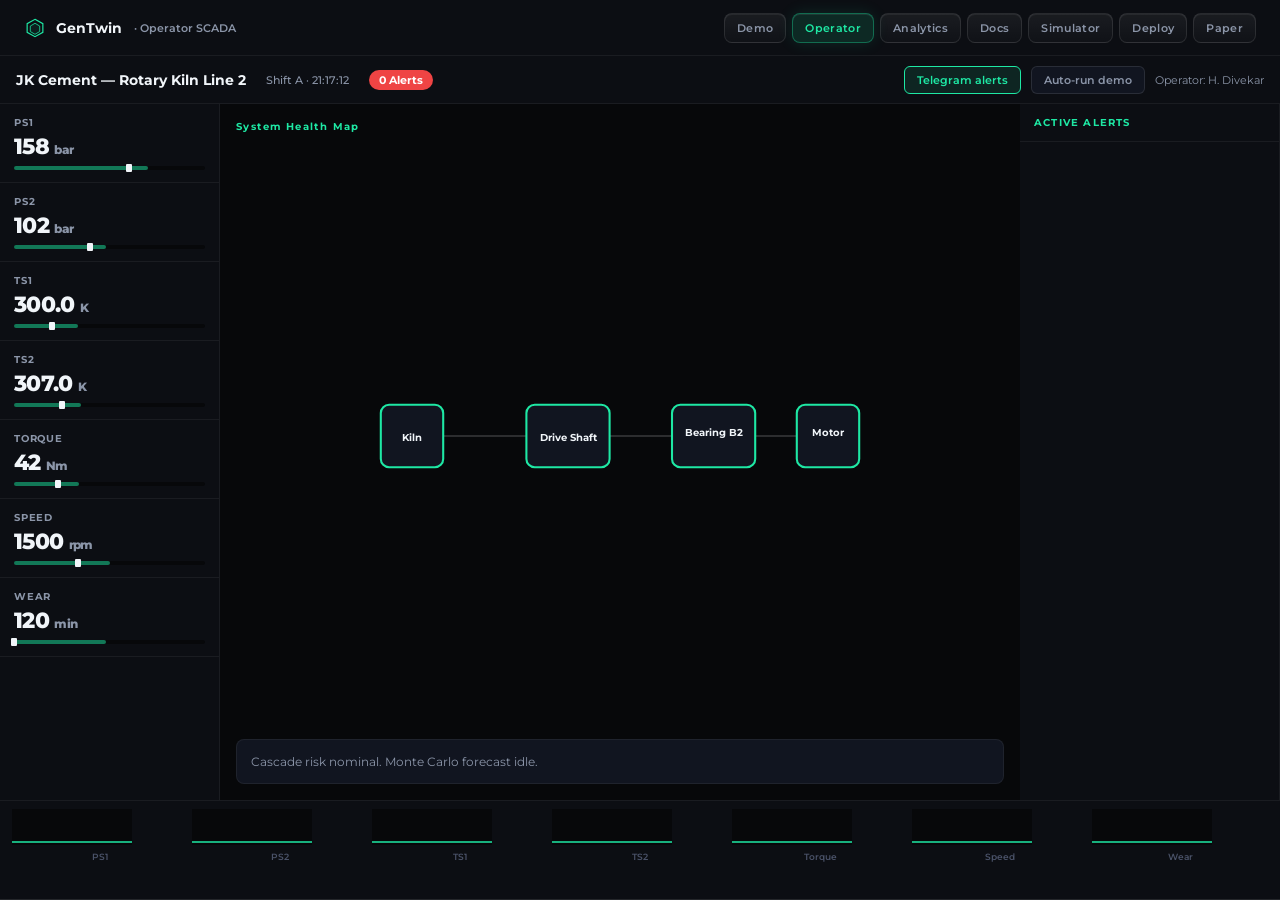
<file: operator.html>
<!DOCTYPE html>
<html lang="en">
<head>
<meta charset="UTF-8">
<meta name="viewport" content="width=device-width, initial-scale=1.0">
<title>GenTwin Operator — SCADA Interface</title>
<link href="https://fonts.googleapis.com/css2?family=Montserrat:wght@400;600;700&display=swap" rel="stylesheet">
<link rel="stylesheet" href="assets/suite-nav.css">
<style>
*,*::before,*::after{box-sizing:border-box;margin:0;padding:0}
:root{--bg0:#07080A;--bg1:#0C0E13;--bg2:#111520;--bg3:#161B28;--border:rgba(255,255,255,0.06);--border2:rgba(255,255,255,0.10);--accent:#1EE8A4;--adim:rgba(30,232,164,0.10);--warn:#F59E0B;--danger:#EF4444;--t1:#F1F5F9;--t2:#8B95A8;--t3:#4A5268;--ta:#1EE8A4;--f:'Montserrat',system-ui,sans-serif;--ease:cubic-bezier(0.16,1,0.3,1);--mono:'Courier New',monospace}
html,body{height:100%;font-family:var(--f);background:var(--bg0);color:var(--t1);overflow:hidden}
a{color:var(--ta);text-decoration:none}
.topbar{height:48px;display:flex;align-items:center;justify-content:space-between;padding:0 16px;background:var(--bg1);border-bottom:1px solid var(--border);flex-shrink:0}
.topbar-left{display:flex;align-items:center;gap:20px}
.plant-name{font-size:14px;font-weight:700}
.meta{font-size:11px;color:var(--t2);font-weight:500}
.alert-badge{background:var(--danger);color:#fff;font-size:11px;font-weight:700;padding:3px 10px;border-radius:100px}
.topbar-right{display:flex;align-items:center;gap:12px;font-size:12px;color:var(--t2)}
.toggle{font-size:11px;font-weight:600;padding:6px 12px;border-radius:6px;border:1px solid var(--border2);background:var(--bg2);color:var(--t2);cursor:pointer;font-family:var(--f)}
.toggle.on{border-color:var(--accent);color:var(--ta);background:var(--adim)}
.main{display:grid;grid-template-columns:220px 1fr 260px;grid-template-rows:1fr 100px;height:calc(100vh - 56px - 48px)}
.col{overflow-y:auto;border-right:1px solid var(--border);background:var(--bg1)}
.col:last-child{border-right:none}
.gauge{padding:12px 14px;border-bottom:1px solid var(--border)}
.gauge.anomaly{border-left:3px solid var(--danger);background:rgba(239,68,68,0.06)}
.gauge-lbl{font-size:10px;font-weight:700;color:var(--t2);text-transform:uppercase;letter-spacing:0.08em}
.gauge-val{font-size:22px;font-weight:800;letter-spacing:-0.03em;margin:4px 0}
.gauge-band{height:4px;background:var(--bg0);border-radius:2px;position:relative;margin-top:6px}
.gauge-band-fill{height:100%;background:var(--accent);border-radius:2px;opacity:0.5}
.gauge-marker{position:absolute;top:-2px;width:6px;height:8px;background:var(--t1);border-radius:1px;transform:translateX(-50%)}
.center-col{display:flex;flex-direction:column;background:var(--bg0);padding:16px;overflow:hidden}
.topo-title{font-size:10px;font-weight:700;letter-spacing:0.14em;color:var(--ta);margin-bottom:12px}
.topo{flex:1;display:flex;align-items:center;justify-content:center;position:relative}
.topo svg{width:100%;max-width:520px;height:auto}
.node-pulse rect{stroke:#F59E0B!important}
@media (prefers-reduced-motion:no-preference){.node-pulse{animation:pulse-node 3s ease-in-out infinite}}
@keyframes pulse-node{0%,100%{opacity:1}50%{opacity:0.7}}
.cascade{margin-top:12px;padding:12px 14px;background:var(--bg2);border:1px solid var(--border);border-radius:8px;font-size:12px;color:var(--t2);line-height:1.6}
.cascade b{color:var(--warn)}
.alert-item{padding:12px 14px;border-bottom:1px solid var(--border);cursor:pointer;transition:background 0.15s}
.alert-item:hover{background:var(--bg2)}
.alert-item.p3{border-left:3px solid var(--danger)}
.alert-item.p2{border-left:3px solid var(--warn)}
.alert-code{font-size:11px;font-weight:800;color:var(--ta);letter-spacing:0.06em}
.alert-title{font-size:13px;font-weight:600;margin:4px 0}
.alert-meta{font-size:10px;color:var(--t3)}
.btn-view{font-size:10px;font-weight:700;margin-top:8px;padding:5px 10px;border:1px solid var(--border2);background:var(--bg0);color:var(--t1);border-radius:5px;cursor:pointer;font-family:var(--f)}
.spark-row{grid-column:1/-1;display:grid;grid-template-columns:repeat(7,1fr);gap:4px;padding:8px 12px;background:var(--bg1);border-top:1px solid var(--border)}
.spark-cell canvas{width:100%;height:72px;display:block;border-radius:4px;background:var(--bg0)}
.spark-lbl{font-size:9px;color:var(--t3);text-align:center;margin-top:2px;font-weight:600}
.drawer{position:fixed;left:0;right:0;bottom:0;height:0;background:var(--bg1);border-top:1px solid var(--border2);transition:height 0.45s var(--ease);z-index:100;overflow:hidden}
.drawer.open{height:min(55vh,420px)}
.drawer-inner{padding:20px 24px;height:100%;overflow-y:auto;display:grid;grid-template-columns:1fr 1fr;gap:24px}
.drawer-hd{grid-column:1/-1;display:flex;justify-content:space-between;align-items:center}
.drawer h2{font-size:18px;font-weight:800}
.drawer-close{background:none;border:none;color:var(--t2);font-size:24px;cursor:pointer}
.hazop-badge{display:inline-block;padding:4px 12px;border-radius:4px;font-size:11px;font-weight:700}
.hazop-badge.pass{background:var(--adim);color:var(--accent);border:1px solid rgba(30,232,164,0.3)}
.drawer pre{font-family:var(--mono);font-size:11px;background:var(--bg0);padding:12px;border-radius:8px;border:1px solid var(--border);overflow:auto}
.drawer-actions{display:flex;gap:8px;margin-top:12px;flex-wrap:wrap}
.btn-p{font-size:11px;font-weight:700;padding:8px 16px;border-radius:6px;border:none;background:var(--accent);color:var(--bg0);cursor:pointer;font-family:var(--f)}
.btn-g{font-size:11px;font-weight:600;padding:8px 16px;border-radius:6px;border:1px solid var(--border2);background:transparent;color:var(--t2);cursor:pointer;font-family:var(--f)}
.topbar-tools{display:flex;align-items:center;gap:10px;flex-wrap:wrap}
.topbar-tools .toggle{margin:0}
.topbar-user{font-size:11px;color:var(--t2);white-space:nowrap}
@media(max-width:1024px){.main{grid-template-columns:1fr;grid-template-rows:auto auto auto 80px}.col,.center-col{max-height:280px}}
</style>
</head>
<body data-suite-page="operator" data-suite-title="Operator SCADA">
<div id="suite-nav-mount"></div>
<script src="assets/suite-nav.js"></script>
<header class="topbar">
  <div class="topbar-left">
    <span class="plant-name">JK Cement — Rotary Kiln Line 2</span>
    <span class="meta">Shift A · <span id="clock">--:--:--</span></span>
    <span class="alert-badge" id="alertCount" aria-live="polite">0 Alerts</span>
  </div>
  <div class="topbar-right topbar-tools">
    <button class="toggle on" id="telegramAlerts" type="button" title="Send to @TwinGuardian_Bot">Telegram alerts</button>
    <button class="toggle" id="autoRun" type="button">Auto-run demo</button>
    <span class="topbar-user">Operator: H. Divekar</span>
  </div>
</header>
<div class="main">
  <div class="col" id="gauges"></div>
  <div class="center-col">
    <div class="topo-title">System Health Map</div>
    <div class="topo">
      <svg viewBox="0 0 500 200" id="topoSvg">
        <defs><marker id="arr" markerWidth="8" markerHeight="8" refX="6" refY="4" orient="auto"><path d="M0,0 L8,4 L0,8" fill="rgba(255,255,255,0.3)"/></marker></defs>
        <line x1="80" y1="100" x2="180" y2="100" stroke="rgba(255,255,255,0.15)" stroke-width="2" marker-end="url(#arr)"/>
        <line x1="220" y1="100" x2="320" y2="100" stroke="rgba(255,255,255,0.15)" stroke-width="2" marker-end="url(#arr)"/>
        <line x1="360" y1="100" x2="440" y2="100" stroke="rgba(255,255,255,0.15)" stroke-width="2" marker-end="url(#arr)"/>
        <g id="n-kiln"><rect x="20" y="70" width="60" height="60" rx="8" fill="var(--bg2)" stroke="#1EE8A4" stroke-width="2"/><text x="50" y="105" text-anchor="middle" fill="#F1F5F9" font-size="10" font-family="Montserrat,sans-serif" font-weight="700">Kiln</text></g>
        <g id="n-shaft"><rect x="160" y="70" width="80" height="60" rx="8" fill="var(--bg2)" stroke="#1EE8A4" stroke-width="2"/><text x="200" y="105" text-anchor="middle" fill="#F1F5F9" font-size="10" font-family="Montserrat,sans-serif" font-weight="700">Drive Shaft</text></g>
        <g id="n-bearing"><rect x="300" y="70" width="80" height="60" rx="8" fill="var(--bg2)" stroke="#1EE8A4" stroke-width="2"/><text x="340" y="100" text-anchor="middle" fill="#F1F5F9" font-size="10" font-family="Montserrat,sans-serif" font-weight="700">Bearing B2</text><text x="340" y="115" text-anchor="middle" fill="#8B95A8" font-size="8" font-family="Montserrat,sans-serif" id="p84" opacity="0">P=0.84</text></g>
        <g id="n-motor"><rect x="420" y="70" width="60" height="60" rx="8" fill="var(--bg2)" stroke="#1EE8A4" stroke-width="2"/><text x="450" y="100" text-anchor="middle" fill="#F1F5F9" font-size="10" font-family="Montserrat,sans-serif" font-weight="700">Motor</text><text x="450" y="115" text-anchor="middle" fill="#8B95A8" font-size="8" font-family="Montserrat,sans-serif" id="p91" opacity="0">P=0.91</text></g>
      </svg>
    </div>
    <div class="cascade" id="cascadeBox">Cascade risk nominal. Monte Carlo forecast idle.</div>
  </div>
  <div class="col" id="alertsCol">
    <div style="padding:12px 14px;font-size:10px;font-weight:700;letter-spacing:0.12em;color:var(--ta);border-bottom:1px solid var(--border)">ACTIVE ALERTS</div>
    <div id="alertsList"></div>
  </div>
  <div class="spark-row" id="sparkRow"></div>
</div>
<div class="drawer" id="drawer" role="dialog" aria-label="Recovery plan">
  <div class="drawer-inner">
    <div class="drawer-hd"><h2 id="drawerTitle">Recovery Plan</h2><button class="drawer-close" id="drawerClose" aria-label="Close">&times;</button></div>
    <div><span class="hazop-badge pass" id="drawerHazop">HAZOP PASS</span><p style="font-size:12px;color:var(--t2);margin:12px 0" id="drawerSource"></p><div id="drawerSop"></div><div class="drawer-actions"><button class="btn-p" type="button">Accept Plan</button><button class="btn-g" type="button">Modify &amp; Accept</button><button class="btn-g" type="button">Manual Override</button></div></div>
    <div><pre id="drawerJson"></pre></div>
  </div>
</div>
<script>
window.GenTwinKernel=window.GenTwinKernel||(function(){
  const SENSORS=[{id:'PS1',label:'PS1',unit:'bar',min:140,max:165,norm:[155,160]},{id:'PS2',label:'PS2',unit:'bar',min:90,max:115,norm:[100,105]},{id:'TS1',label:'TS1',unit:'K',min:295,max:310,norm:[298,302]},{id:'TS2',label:'TS2',unit:'K',min:300,max:320,norm:[305,310]},{id:'Torque',label:'Torque',unit:'Nm',min:20,max:85,norm:[35,55]},{id:'Speed',label:'Speed',unit:'rpm',min:1200,max:1800,norm:[1400,1600]},{id:'Wear',label:'Wear',unit:'min',min:0,max:250,norm:[0,180]}];
  const PRESETS={normal:{PS1:157.5,PS2:102,TS1:300,TS2:307,Torque:42,Speed:1500,Wear:120},pwf:{PS1:128,PS2:98,TS1:301,TS2:308,Torque:38,Speed:1200,Wear:140},hdf:{PS1:158,PS2:103,TS1:298,TS2:309,Torque:45,Speed:1480,Wear:130}};
  function inNorm(v,s){return v>=s.norm[0]&&v<=s.norm[1]}
  function stage1(s){return SENSORS.some(x=>!inNorm(s[x.id],x))}
  function stage2(s){const dT=s.TS2-s.TS1;if(s.Wear>=200)return{code:'TWF',name:'Tool Wear Failure',prio:2};if(dT>8.6)return{code:'HDF',name:'Heat Dissipation Failure',prio:2};if(s.Torque>72&&s.Speed<1400)return{code:'OSF',name:'Overstrain Failure',prio:2};if(s.Torque*s.Speed/9550<35)return{code:'PWF',name:'Power Failure',prio:2};return{code:'RNF',name:'Random Failure',prio:1}}
  function artifact(s,f,unsafe){return{faultCode:f.code,hazop_status:unsafe?'BLOCK':'PASS',target_pressure_ps1:unsafe?175:Math.min(130,s.PS1),action:f.code==='PWF'?'valve_switching_lag_clear':'mitigation',source_doc:'FLSmidth_Ch4.pdf §3.2',safetyPriority:f.prio}}
  function sop(f){return['Verify sensor readings against OEM limits','Execute '+f.code+' recovery per FLSmidth Ch.4','Confirm HAZOP PASS before resuming production','Log event to CMMS ticket #auto'].map((t,i)=>({n:i+1,text:t}))}
  function run(v){const s={...v};if(!stage1(s))return{anomaly:false};const f=stage2(s);const u=s.PS1>130;const a=artifact(s,f,u);return{anomaly:true,fault:f,artifact:a,hazop:a.target_pressure_ps1<=130?'PASS':'BLOCK',sop:sop(f)}}
  return{SENSORS,PRESETS,run};
})();
(function(){
  const K=window.GenTwinKernel;
  const ALERT_API='http://127.0.0.1:8787/api/v1/alerts/evaluate';
  let state={...K.PRESETS.normal};
  const history={};K.SENSORS.forEach(s=>history[s.id]=Array(60).fill(state[s.id]));
  let alerts=[];let autoTimer=null;
  let telegramEnabled=true;
  document.getElementById('telegramAlerts').onclick=function(){telegramEnabled=!telegramEnabled;this.classList.toggle('on',telegramEnabled)};
  async function sendTelegramAlert(telemetry){
    if(!telegramEnabled)return;
    try{
      const res=await fetch(ALERT_API,{method:'POST',headers:{'Content-Type':'application/json'},body:JSON.stringify({...telemetry,send_telegram:true,use_gemini:false})});
      if(!res.ok){console.warn('Telegram API',await res.text());return}
      const data=await res.json();
      console.info('Telegram sent',data.alert&&data.alert.alert_id,data.telegram&&data.telegram.ok);
    }catch(e){console.warn('Alert API offline — start: cd backend && uvicorn main:app --port 8787',e)}
  }
  const nodes={kiln:'n-kiln',shaft:'n-shaft',bearing:'n-bearing',motor:'n-motor'};
  function setNodeState(ids,color){Object.values(nodes).forEach(id=>{const r=document.querySelector('#'+id+' rect');r.setAttribute('stroke',color);r.classList.remove('node-pulse')});ids.forEach(id=>{const r=document.querySelector('#'+nodes[id]+' rect');r.setAttribute('stroke',color);if(color!=='#1EE8A4')r.classList.add('node-pulse')})}
  const gaugeEls={};
  function initGauges(){
    const el=document.getElementById('gauges');
    K.SENSORS.forEach(s=>{
      const g=document.createElement('div');g.className='gauge';g.dataset.id=s.id;
      g.innerHTML='<div class="gauge-lbl">'+s.label+'</div><div class="gauge-val"><span class="gv"></span> <span class="gu" style="font-size:12px;color:var(--t2)">'+s.unit+'</span></div><div class="gauge-band"><div class="gauge-band-fill"></div><div class="gauge-marker"></div></div>';
      el.appendChild(g);
      gaugeEls[s.id]={root:g,val:g.querySelector('.gv'),fill:g.querySelector('.gauge-band-fill'),marker:g.querySelector('.gauge-marker'),spec:s};
    });
  }
  function updateGauges(){
    K.SENSORS.forEach(s=>{
      const v=state[s.id],ge=gaugeEls[s.id];
      const anom=v<s.norm[0]||v>s.norm[1];
      ge.root.classList.toggle('anomaly',anom);
      ge.val.textContent=v.toFixed(s.unit==='K'?1:0);
      ge.fill.style.width=(v-s.min)/(s.max-s.min)*100+'%';
      ge.marker.style.left=((s.norm[0]-s.min)/(s.max-s.min)*100)+'%';
    });
  }
  function renderAlerts(){
    const list=document.getElementById('alertsList');
    document.getElementById('alertCount').textContent=alerts.length+' Alert'+(alerts.length!==1?'s':'');
    if(!alerts.length){list.innerHTML='<div style="padding:16px;font-size:12px;color:var(--t3)">No active alerts</div>';return}
    list.innerHTML=alerts.sort((a,b)=>b.prio-a.prio).map((a,i)=>'<div class="alert-item p'+a.prio+'" data-i="'+i+'"><div class="alert-code">'+a.fault.code+'</div><div class="alert-title">'+a.fault.name+'</div><div class="alert-meta">'+a.elapsed+' · '+a.component+'</div><button class="btn-view" type="button">View Plan</button></div>').join('');
    list.querySelectorAll('.alert-item').forEach(el=>el.addEventListener('click',()=>openDrawer(alerts[+el.dataset.i])));
  }
  function openDrawer(a){
    document.getElementById('drawer').classList.add('open');
    document.getElementById('drawerTitle').textContent=a.fault.name+' — Recovery Plan';
    const h=document.getElementById('drawerHazop');h.textContent='HAZOP '+a.hazop;h.className='hazop-badge '+(a.hazop==='PASS'?'pass':'');
    h.style.background=a.hazop==='PASS'?'var(--adim)':'rgba(239,68,68,0.15)';h.style.color=a.hazop==='PASS'?'var(--accent)':'var(--danger)';
    document.getElementById('drawerSource').textContent='Source: '+a.artifact.source_doc;
    document.getElementById('drawerSop').innerHTML=a.sop.map(s=>'<p style="font-size:12px;margin:8px 0"><b>'+s.n+'.</b> '+s.text+'</p>').join('');
    document.getElementById('drawerJson').textContent=JSON.stringify(a.artifact,null,2);
  }
  document.getElementById('drawerClose').onclick=()=>document.getElementById('drawer').classList.remove('open');
  const sparkCtx={};
  function initSparks(){
    const row=document.getElementById('sparkRow');
    K.SENSORS.forEach(s=>{
      const wrap=document.createElement('div');
      const cv=document.createElement('canvas');
      cv.dataset.id=s.id;cv.width=120;cv.height=36;
      const lbl=document.createElement('div');lbl.className='spark-lbl';lbl.textContent=s.id;
      wrap.appendChild(cv);wrap.appendChild(lbl);
      row.appendChild(wrap);
      sparkCtx[s.id]=cv.getContext('2d');
    });
  }
  function drawSpark(id){
    const d=history[id],ctx=sparkCtx[id],w=120,h=36;
    if(!ctx||!d.length)return;
    let mn=d[0],mx=d[0];
    for(let i=1;i<d.length;i++){if(d[i]<mn)mn=d[i];if(d[i]>mx)mx=d[i]}
    const rng=mx-mn||1;
    ctx.fillStyle='#07080A';ctx.fillRect(0,0,w,h);
    ctx.strokeStyle='#1EE8A4';ctx.lineWidth=1.5;ctx.beginPath();
    for(let i=0;i<d.length;i++){
      const x=i/(d.length-1)*w,y=h-((d[i]-mn)/rng)*h*0.75-h*0.08;
      i?ctx.lineTo(x,y):ctx.moveTo(x,y);
    }
    ctx.stroke();
  }
  function tickSensors(){
    K.SENSORS.forEach(s=>{
      const drift=(Math.random()-0.5)*(s.id==='Wear'?0.4:1.2);
      state[s.id]=Math.max(s.min,Math.min(s.max,state[s.id]+drift));
      history[s.id].push(state[s.id]);history[s.id].shift();
    });
    updateGauges();
    K.SENSORS.forEach(s=>drawSpark(s.id));
  }
  function injectFault(preset){
    state={...K.PRESETS[preset]||K.PRESETS.pwf};
    const r=K.run(state);
    if(r.anomaly){
      setNodeState(['bearing','shaft'],'#F59E0B');
      document.getElementById('p84').setAttribute('opacity','1');
      document.getElementById('p91').setAttribute('opacity','1');
      document.getElementById('cascadeBox').innerHTML='<b>Cascade risk elevated.</b> If Bearing B2 fails: 84% probability Drive Shaft seizes within 2 hours. Kiln Motor shutdown P=0.91. Estimated downtime exposure: <b>$180,000</b>.';
      alerts.unshift({fault:r.fault,artifact:r.artifact,hazop:r.hazop,sop:r.sop,prio:r.fault.prio,elapsed:'0s ago',component:'Bearing B2'});
      renderAlerts();updateGauges();
      sendTelegramAlert(state);
    }
  }
  document.getElementById('autoRun').onclick=function(){this.classList.toggle('on');if(this.classList.contains('on')){autoTimer=setInterval(()=>injectFault(['pwf','hdf'][Math.floor(Math.random()*2)]),55000)}else clearInterval(autoTimer)};
  let tickScheduled=false;
  setInterval(()=>{
    if(tickScheduled)return;
    tickScheduled=true;
    requestAnimationFrame(()=>{tickSensors();tickScheduled=false});
  },4000);
  setInterval(()=>{document.getElementById('clock').textContent=new Date().toLocaleTimeString('en-GB',{hour12:false})},1000);
  initGauges();initSparks();updateGauges();K.SENSORS.forEach(s=>drawSpark(s.id));
  setNodeState(['kiln','shaft','bearing','motor'],'#1EE8A4');
  setTimeout(()=>injectFault('pwf'),5000);
})();
</script>
</body>
</html>
</file>
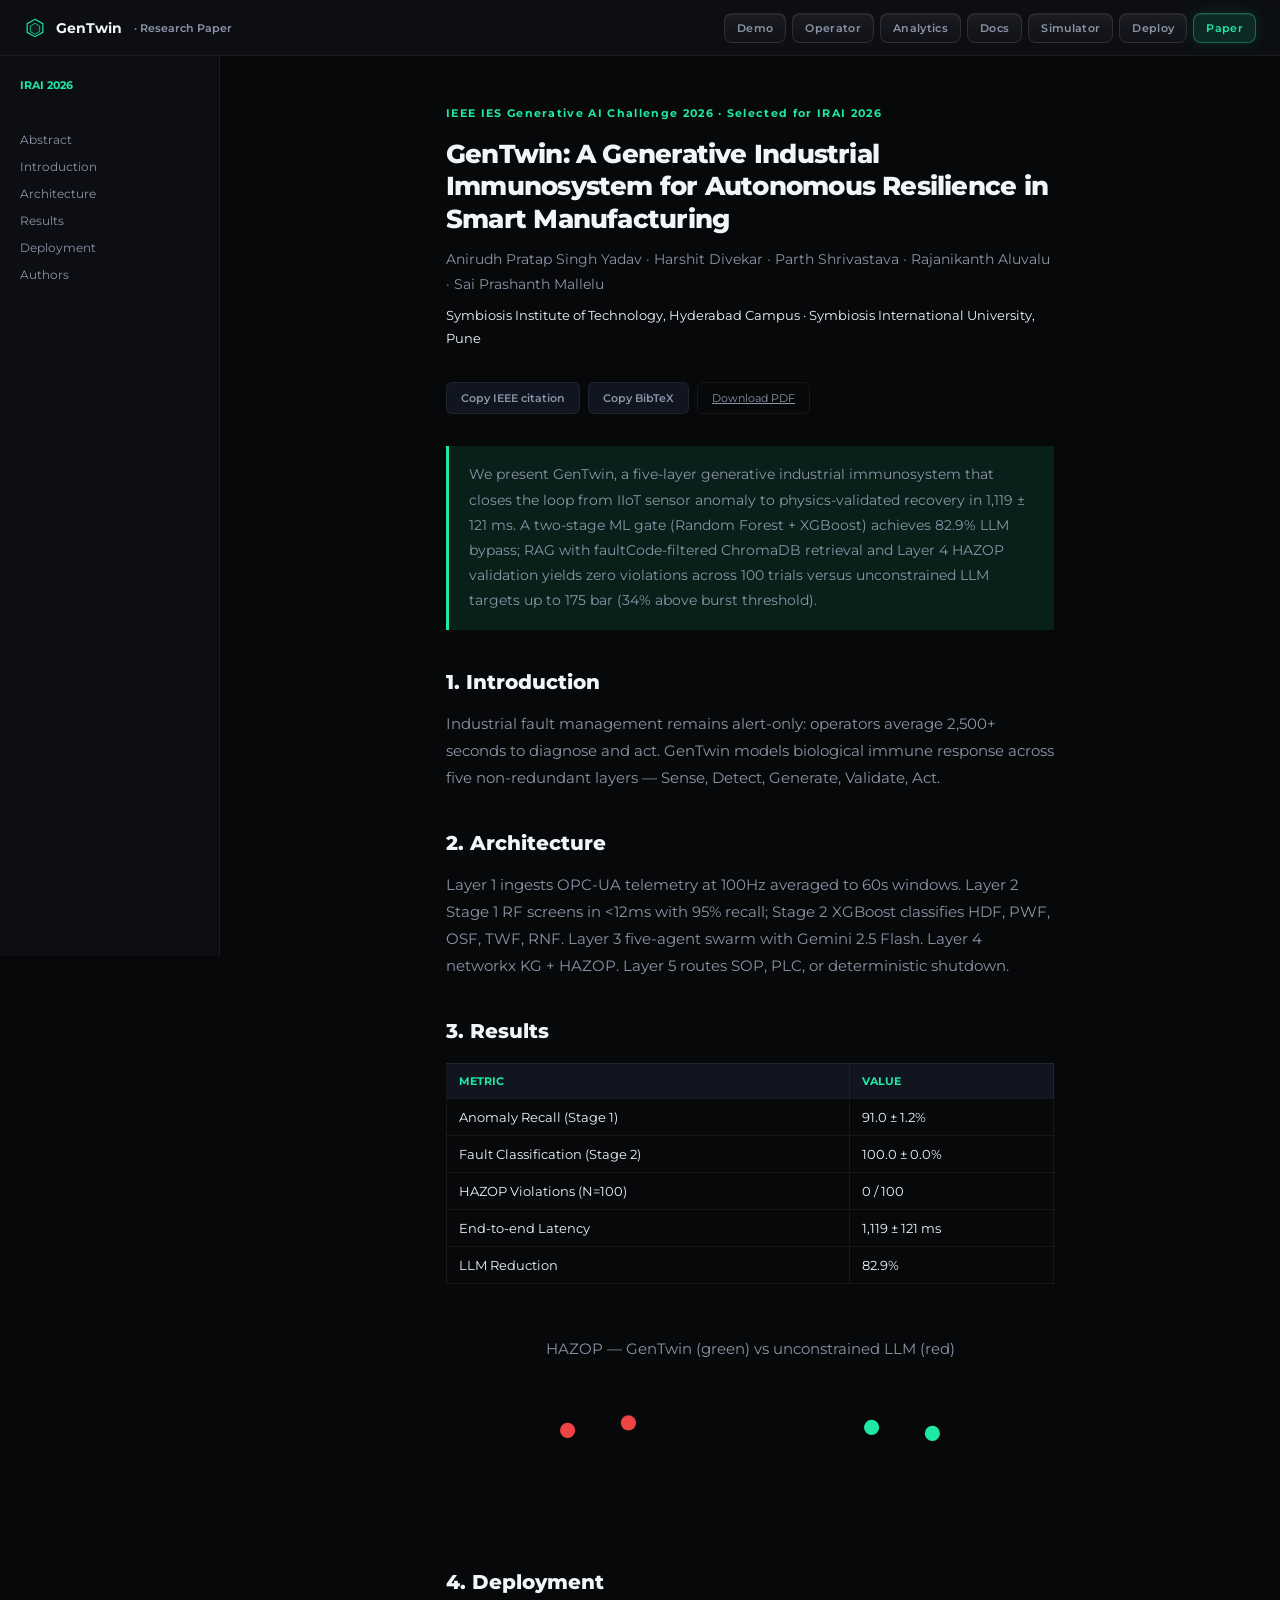
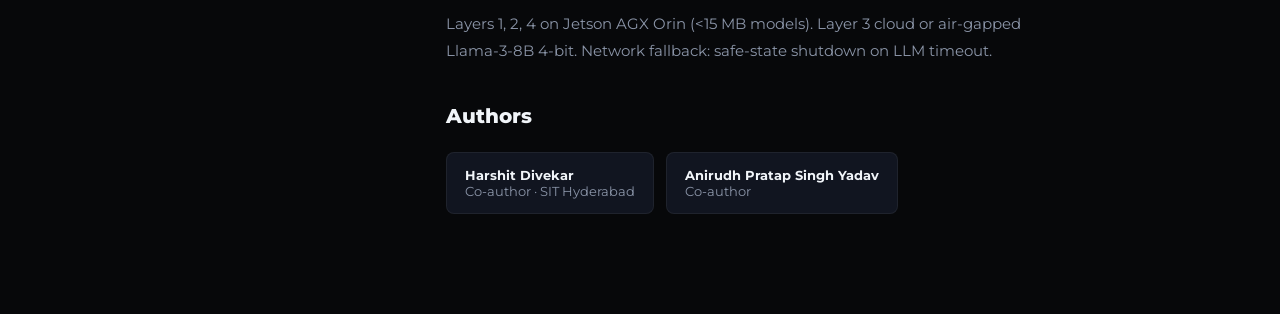
<file: paper.html>
<!DOCTYPE html>
<html lang="en">
<head>
<meta charset="UTF-8">
<meta name="viewport" content="width=device-width, initial-scale=1.0">
<title>GenTwin Paper — IRAI 2026</title>
<link href="https://fonts.googleapis.com/css2?family=Montserrat:wght@400;600;700&display=swap" rel="stylesheet">
<link rel="stylesheet" href="assets/suite-nav.css">
<style>
*,*::before,*::after{box-sizing:border-box;margin:0;padding:0}
:root{--bg0:#07080A;--bg1:#0C0E13;--bg2:#111520;--border:rgba(255,255,255,0.06);--accent:#1EE8A4;--adim:rgba(30,232,164,0.10);--t1:#F1F5F9;--t2:#8B95A8;--ta:#1EE8A4;--f:'Montserrat',system-ui,sans-serif}
body{font-family:var(--f);background:var(--bg0);color:var(--t1);display:flex;flex-direction:column;min-height:100vh}
#progress{position:fixed;top:56px;left:0;height:3px;background:var(--accent);width:0%;z-index:200}
.paper-shell{display:flex;flex:1;min-height:calc(100vh - 56px)}
.layout{display:flex;flex:1;min-width:0}
aside{width:220px;position:sticky;top:0;height:100vh;overflow-y:auto;background:var(--bg1);border-right:1px solid var(--border);padding:20px 0}
aside a{display:block;padding:6px 20px;font-size:12px;color:var(--t2);text-decoration:none}
aside a:hover{color:var(--t1)}
article{flex:1;max-width:720px;padding:48px 56px 100px;margin:0 auto}
h1{font-size:26px;font-weight:800;line-height:1.25;margin-bottom:12px;letter-spacing:-0.03em}
.authors{font-size:14px;color:var(--t2);margin-bottom:6px}
.inst{font-size:13px;color:var(--t3);margin-bottom:32px}
.abstract{border-left:3px solid var(--accent);padding:16px 20px;background:var(--adim);margin:32px 0;font-size:14px;line-height:1.8;color:var(--t2)}
h2{font-size:20px;font-weight:800;margin:40px 0 16px}
p,li{font-size:15px;line-height:1.8;color:var(--t2);margin-bottom:14px}
table{width:100%;border-collapse:collapse;font-size:13px;margin:20px 0}
th,td{border:1px solid var(--border);padding:10px 12px;text-align:left}
th{background:var(--bg2);font-size:11px;text-transform:uppercase;color:var(--ta)}
.author-card{display:inline-block;background:var(--bg2);border:1px solid var(--border);border-radius:8px;padding:14px 18px;margin:8px 8px 0 0;font-size:13px}
.cite-row{display:flex;gap:8px;margin:24px 0;flex-wrap:wrap}
.cite-row button{font-size:11px;font-weight:600;padding:8px 14px;border:1px solid var(--border);background:var(--bg2);color:var(--t2);border-radius:6px;cursor:pointer;font-family:var(--f)}
a{color:var(--ta)}
</style>
</head>
<body data-suite-page="paper" data-suite-title="Research Paper">
<div id="suite-nav-mount"></div>
<script src="assets/suite-nav.js"></script>
<div id="progress" role="progressbar" aria-valuenow="0"></div>
<div class="paper-shell">
<div class="layout">
  <aside>
    <p style="padding:0 20px 16px;font-size:11px;font-weight:700;color:var(--ta)">IRAI 2026</p>
    <nav>
      <a href="#abstract">Abstract</a>
      <a href="#intro">Introduction</a>
      <a href="#arch">Architecture</a>
      <a href="#results">Results</a>
      <a href="#deploy">Deployment</a>
      <a href="#authors">Authors</a>
    </nav>
  </aside>
  <article>
    <p style="font-size:11px;font-weight:700;letter-spacing:0.12em;color:var(--ta)">IEEE IES Generative AI Challenge 2026 · Selected for IRAI 2026</p>
    <h1>GenTwin: A Generative Industrial Immunosystem for Autonomous Resilience in Smart Manufacturing</h1>
    <p class="authors">Anirudh Pratap Singh Yadav · Harshit Divekar · Parth Shrivastava · Rajanikanth Aluvalu · Sai Prashanth Mallelu</p>
    <p class="inst">Symbiosis Institute of Technology, Hyderabad Campus · Symbiosis International University, Pune</p>
    <div class="cite-row">
      <button type="button" id="citeIEEE">Copy IEEE citation</button>
      <button type="button" id="citeBib">Copy BibTeX</button>
      <a href="#" class="btn-dl" style="font-size:11px;padding:8px 14px;border:1px solid var(--border);border-radius:6px;color:var(--t2)">Download PDF</a>
    </div>
    <section id="abstract">
      <div class="abstract">We present GenTwin, a five-layer generative industrial immunosystem that closes the loop from IIoT sensor anomaly to physics-validated recovery in 1,119 ± 121 ms. A two-stage ML gate (Random Forest + XGBoost) achieves 82.9% LLM bypass; RAG with faultCode-filtered ChromaDB retrieval and Layer 4 HAZOP validation yields zero violations across 100 trials versus unconstrained LLM targets up to 175 bar (34% above burst threshold).</div>
    </section>
    <section id="intro"><h2>1. Introduction</h2><p>Industrial fault management remains alert-only: operators average 2,500+ seconds to diagnose and act. GenTwin models biological immune response across five non-redundant layers — Sense, Detect, Generate, Validate, Act.</p></section>
    <section id="arch"><h2>2. Architecture</h2><p>Layer 1 ingests OPC-UA telemetry at 100Hz averaged to 60s windows. Layer 2 Stage 1 RF screens in &lt;12ms with 95% recall; Stage 2 XGBoost classifies HDF, PWF, OSF, TWF, RNF. Layer 3 five-agent swarm with Gemini 2.5 Flash. Layer 4 networkx KG + HAZOP. Layer 5 routes SOP, PLC, or deterministic shutdown.</p></section>
    <section id="results"><h2>3. Results</h2>
      <table><thead><tr><th>Metric</th><th>Value</th></tr></thead><tbody>
        <tr><td>Anomaly Recall (Stage 1)</td><td>91.0 ± 1.2%</td></tr>
        <tr><td>Fault Classification (Stage 2)</td><td>100.0 ± 0.0%</td></tr>
        <tr><td>HAZOP Violations (N=100)</td><td>0 / 100</td></tr>
        <tr><td>End-to-end Latency</td><td>1,119 ± 121 ms</td></tr>
        <tr><td>LLM Reduction</td><td>82.9%</td></tr>
      </tbody></table>
      <svg viewBox="0 0 400 120" style="width:100%;margin:20px 0"><text x="200" y="20" fill="#8B95A8" font-size="10" text-anchor="middle" font-family="Montserrat">HAZOP — GenTwin (green) vs unconstrained LLM (red)</text><circle cx="80" cy="70" r="5" fill="#EF4444"/><circle cx="120" cy="65" r="5" fill="#EF4444"/><circle cx="280" cy="68" r="5" fill="#1EE8A4"/><circle cx="320" cy="72" r="5" fill="#1EE8A4"/></svg>
    </section>
    <section id="deploy"><h2>4. Deployment</h2><p>Layers 1, 2, 4 on Jetson AGX Orin (&lt;15 MB models). Layer 3 cloud or air-gapped Llama-3-8B 4-bit. Network fallback: safe-state shutdown on LLM timeout.</p></section>
    <section id="authors"><h2>Authors</h2>
      <div class="author-card"><strong>Harshit Divekar</strong><br><span style="color:var(--t2)">Co-author · SIT Hyderabad</span></div>
      <div class="author-card"><strong>Anirudh Pratap Singh Yadav</strong><br><span style="color:var(--t2)">Co-author</span></div>
    </section>
  </article>
</div>
</div>
<script>
window.addEventListener('scroll',()=>{const p=document.getElementById('progress');const h=document.documentElement.scrollHeight-window.innerHeight;p.style.width=(window.scrollY/h*100)+'%'});
document.getElementById('citeIEEE').onclick=()=>navigator.clipboard.writeText('Yadav, A. P. S., et al. "GenTwin: A Generative Industrial Immunosystem..." IRAI 2026.');
document.getElementById('citeBib').onclick=()=>navigator.clipboard.writeText('@inproceedings{gentwin2026,\n  title={GenTwin: A Generative Industrial Immunosystem...},\n  year={2026}\n}');
</script>
</body>
</html>
</file>
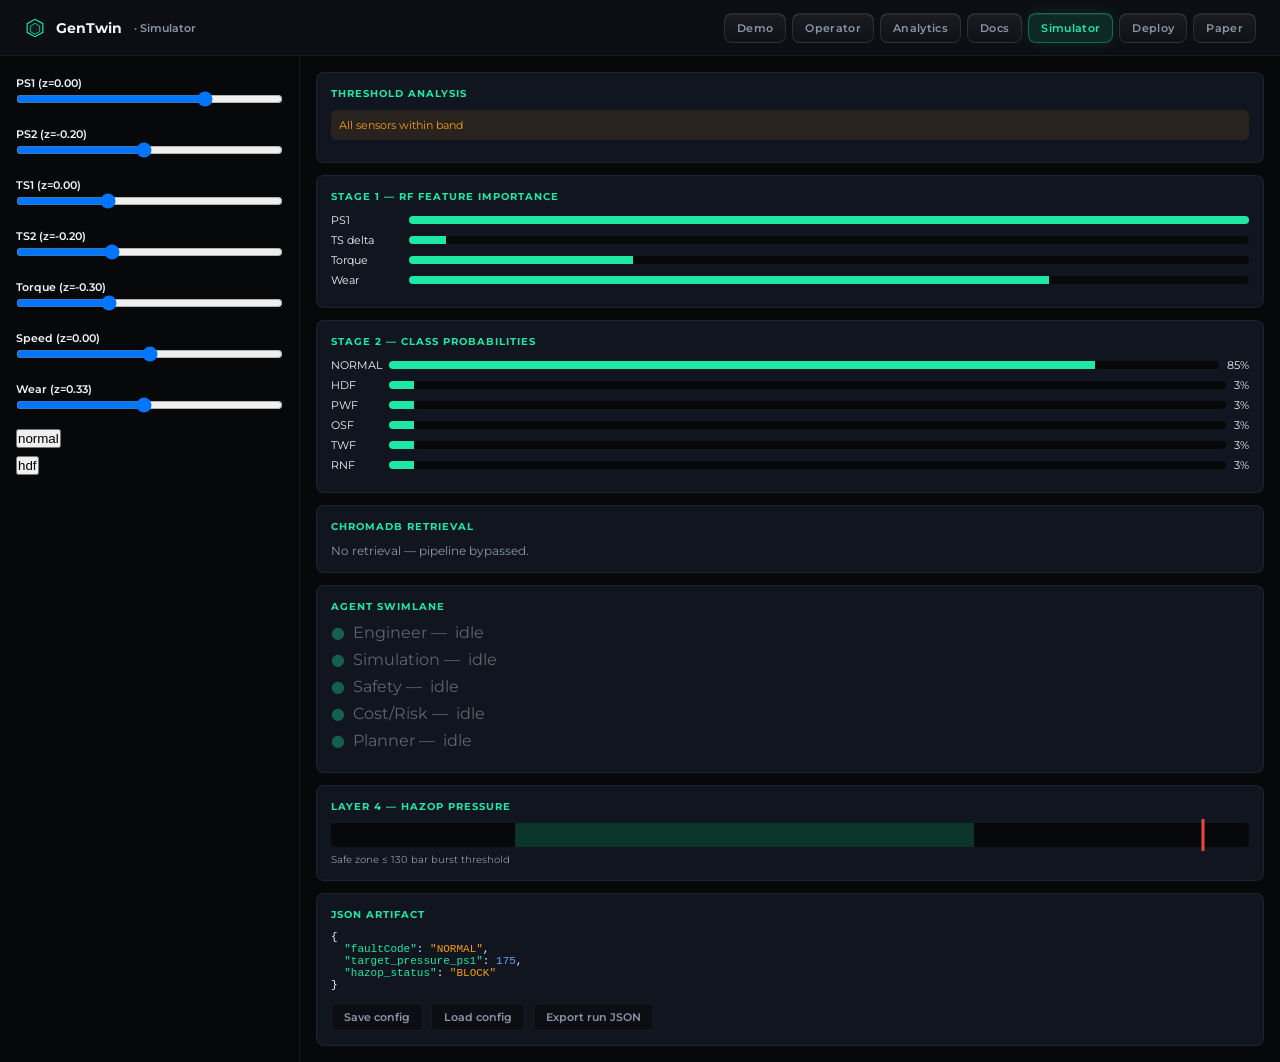
<file: simulator.html>
<!DOCTYPE html>
<html lang="en">
<head>
<meta charset="UTF-8">
<meta name="viewport" content="width=device-width, initial-scale=1.0">
<title>GenTwin Simulator — Fault Injection Lab</title>
<link href="https://fonts.googleapis.com/css2?family=Montserrat:wght@400;600;700&display=swap" rel="stylesheet">
<link rel="stylesheet" href="assets/suite-nav.css">
<style>
*,*::before,*::after{box-sizing:border-box;margin:0;padding:0}
:root{--bg0:#07080A;--bg1:#0C0E13;--bg2:#111520;--border:rgba(255,255,255,0.06);--accent:#1EE8A4;--adim:rgba(30,232,164,0.10);--danger:#EF4444;--warn:#F59E0B;--t1:#F1F5F9;--t2:#8B95A8;--t3:#4A5268;--ta:#1EE8A4;--f:'Montserrat',system-ui,sans-serif;--mono:'Courier New',monospace}
body{font-family:var(--f);background:var(--bg0);color:var(--t1)}
.grid{display:grid;grid-template-columns:300px 1fr;min-height:calc(100vh - 56px)}
.left{border-right:1px solid var(--border);padding:16px;overflow-y:auto}
.right{padding:16px;display:grid;gap:12px}
.card{background:var(--bg2);border:1px solid var(--border);border-radius:8px;padding:14px}
.card-h{font-size:10px;font-weight:700;letter-spacing:0.1em;color:var(--ta);margin-bottom:10px;text-transform:uppercase}
.thresh{font-size:11px;color:var(--warn);margin:8px 0;padding:8px;background:rgba(245,158,11,0.1);border-radius:6px}
.bar-row{display:flex;align-items:center;gap:8px;margin:6px 0;font-size:11px}
.bar-bg{flex:1;height:8px;background:var(--bg0);border-radius:4px;overflow:hidden}
.bar-fill{height:100%;background:var(--accent)}
.agent{display:flex;gap:8px;margin:8px 0;opacity:0.35;transition:opacity 0.3s}
.agent.on{opacity:1}
.gauge-viz{height:24px;background:var(--bg0);border-radius:4px;position:relative;margin-top:8px}
.gauge-safe{position:absolute;left:20%;right:30%;top:0;bottom:0;background:rgba(30,232,164,0.2)}
.gauge-needle{position:absolute;top:-4px;width:3px;height:32px;background:var(--danger);transform:translateX(-50%)}
.json-out{font-family:var(--mono);font-size:11px;white-space:pre-wrap}
.kw{color:#1EE8A4}.str{color:#F59E0B}.num{color:#60A5FA}
.toolbar{display:flex;gap:8px;margin-top:12px;flex-wrap:wrap}
.toolbar button{font-size:11px;font-weight:600;padding:6px 12px;border-radius:5px;border:1px solid var(--border);background:var(--bg1);color:var(--t2);cursor:pointer;font-family:var(--f)}
@media(max-width:900px){.grid{grid-template-columns:1fr}}
</style>
</head>
<body data-suite-page="simulator" data-suite-title="Simulator">
<div id="suite-nav-mount"></div>
<script src="assets/suite-nav.js"></script>
<div class="grid">
  <div class="left" id="controls"></div>
  <div class="right">
    <div class="card"><div class="card-h">Threshold analysis</div><div class="thresh" id="threshMsg">Adjust sensors to see detection rules.</div></div>
    <div class="card"><div class="card-h">Stage 1 — RF feature importance</div><div id="rfBars"></div></div>
    <div class="card"><div class="card-h">Stage 2 — Class probabilities</div><div id="xgbBars"></div></div>
    <div class="card"><div class="card-h">ChromaDB retrieval</div><div id="chunks"></div></div>
    <div class="card"><div class="card-h">Agent swimlane</div><div id="agents"></div></div>
    <div class="card"><div class="card-h">Layer 4 — HAZOP pressure</div><div class="gauge-viz"><div class="gauge-safe"></div><div class="gauge-needle" id="needle" style="left:50%"></div></div><p style="font-size:10px;color:var(--t2);margin-top:6px">Safe zone ≤ 130 bar burst threshold</p></div>
    <div class="card"><div class="card-h">JSON artifact</div><pre class="json-out" id="jsonOut">{}</pre>
    <div class="toolbar"><button type="button" id="saveCfg">Save config</button><button type="button" id="loadCfg">Load config</button><button type="button" id="exportRun">Export run JSON</button></div></div>
  </div>
</div>
<script>
const K=(function(){
  const S=[{id:'PS1',label:'PS1',min:140,max:165,norm:[155,160]},{id:'PS2',label:'PS2',min:90,max:115,norm:[100,105]},{id:'TS1',label:'TS1',min:295,max:310,norm:[298,302]},{id:'TS2',label:'TS2',min:300,max:320,norm:[305,310]},{id:'Torque',label:'Torque',min:20,max:85,norm:[35,55]},{id:'Speed',label:'Speed',min:1200,max:1800,norm:[1400,1600]},{id:'Wear',label:'Wear',min:0,max:250,norm:[0,180]}];
  const P={normal:{PS1:157.5,PS2:102,TS1:300,TS2:307,Torque:42,Speed:1500,Wear:120},hdf:{PS1:158,PS2:103,TS1:298,TS2:309,Torque:45,Speed:1480,Wear:130}};
  function run(v){const dT=v.TS2-v.TS1;let code='NORMAL',msg='All sensors within band';if(v.Wear>=200){code='TWF';msg='Wear ≥ 200 min'}else if(dT>8.6){code='HDF';msg='ΔT = '+dT.toFixed(1)+'K > 8.6K → HDF'}else if(v.Torque>72&&v.Speed<1400){code='OSF';msg='Torque > 72 Nm @ low RPM'}else if(v.PS1<140){code='PWF';msg='PS1 below nominal — power failure signature'}const unsafe=v.PS1>130;return{code,msg,unsafe,artifact:{faultCode:code,target_pressure_ps1:unsafe?175:Math.min(130,v.PS1),hazop_status:unsafe?'BLOCK':'PASS'}}}
  function z(v,s){const m=(s.norm[0]+s.norm[1])/2,r=(s.norm[1]-s.norm[0])/2||1;return((v-m)/r).toFixed(2)}
  return{S,P,run,z};
})();
let state={...K.P.normal};
const ctrl=document.getElementById('controls');
K.S.forEach(s=>{
  const d=document.createElement('div');d.style.marginBottom='12px';
  d.innerHTML='<label style="font-size:11px;font-weight:600">'+s.id+' <span id="z-'+s.id+'"></span></label><input type="range" data-id="'+s.id+'" min="'+s.min+'" max="'+s.max+'" step="'+(s.id.startsWith('TS')?0.1:1)+'" value="'+state[s.id]+'" style="width:100%">';
  ctrl.appendChild(d);
});
['normal','hdf'].forEach(p=>{const b=document.createElement('button');b.textContent=p;b.className='toolbar';b.style.marginTop='8px';b.onclick=()=>{state={...K.P[p]};sync();update()};ctrl.appendChild(b)});
function sync(){ctrl.querySelectorAll('input').forEach(i=>{i.value=state[i.dataset.id]})}
ctrl.addEventListener('input',e=>{if(e.target.dataset.id){state[e.target.dataset.id]=+e.target.value;update()}});
const agents=['Engineer','Simulation','Safety','Cost/Risk','Planner'];
document.getElementById('agents').innerHTML=agents.map(a=>'<div class="agent" data-a="'+a+'"><span style="color:var(--ta);font-weight:700">●</span> '+a+' — <span class="out">idle</span></div>').join('');
function update(){
  const r=K.run(state);
  K.S.forEach(s=>{const el=document.getElementById('z-'+s.id);if(el)el.textContent='(z='+K.z(state[s.id],s)+')'});
  document.getElementById('threshMsg').textContent=r.msg;
  const feats=[['PS1',state.PS1],['TS delta',state.TS2-state.TS1],['Torque',state.Torque],['Wear',state.Wear]];
  const max=Math.max(...feats.map(f=>Math.abs(f[1])));
  document.getElementById('rfBars').innerHTML=feats.map(f=>'<div class="bar-row"><span style="width:70px">'+f[0]+'</span><div class="bar-bg"><div class="bar-fill" style="width:'+(Math.abs(f[1])/max*100)+'%"></div></div></div>').join('');
  const classes=['NORMAL','HDF','PWF','OSF','TWF','RNF'];
  const probs=classes.map(c=>c===r.code?0.85:0.03);
  document.getElementById('xgbBars').innerHTML=classes.map((c,i)=>'<div class="bar-row"><span style="width:50px">'+c+'</span><div class="bar-bg"><div class="bar-fill" style="width:'+(probs[i]*100)+'%"></div></div><span>'+(probs[i]*100).toFixed(0)+'%</span></div>').join('');
  document.getElementById('chunks').innerHTML=r.code==='NORMAL'?'<p style="font-size:12px;color:var(--t2)">No retrieval — pipeline bypassed.</p>':'<p style="font-size:12px">chk-'+r.code+'-01 · sim=0.89 · FLSmidth_Ch4.pdf §3.2</p><p style="font-size:11px;color:var(--t2)">~80% search space reduction via faultCode</p>';
  document.getElementById('needle').style.left=Math.min(95,state.PS1/165*100)+'%';
  const j=r.artifact;document.getElementById('jsonOut').innerHTML=JSON.stringify(j,null,2).replace(/"([^"]+)":/g,'<span class="kw">"$1"</span>:').replace(/: (\d+)/g,': <span class="num">$1</span>').replace(/: "([^"]*)"/g,': <span class="str">"$1"</span>');
  document.querySelectorAll('.agent').forEach((el,i)=>{el.classList.remove('on');if(r.code!=='NORMAL')setTimeout(()=>{el.classList.add('on');el.querySelector('.out').textContent='complete'},i*400)});
}
document.getElementById('saveCfg').onclick=()=>localStorage.setItem('gentwin_sim',JSON.stringify(state));
document.getElementById('loadCfg').onclick=()=>{const s=localStorage.getItem('gentwin_sim');if(s){state=JSON.parse(s);sync();update()}};
document.getElementById('exportRun').onclick=()=>{const a=document.createElement('a');a.href=URL.createObjectURL(new Blob([JSON.stringify({state,result:K.run(state),ts:new Date().toISOString()},null,2)]));a.download='gentwin-run.json';a.click()};
update();
</script>
</body>
</html>
</file>
<file: assets/suite-nav.css>
/* GenTwin product suite — shared top navigation */
.suite-nav{
  position:relative;z-index:900;
  height:56px;flex-shrink:0;
  display:flex;align-items:center;justify-content:space-between;gap:16px;
  padding:0 clamp(12px,3vw,24px);
  background:var(--bg1,#0C0E13);
  border-bottom:1px solid var(--border,rgba(255,255,255,0.06));
}
.suite-nav-brand{
  display:inline-flex;align-items:center;gap:10px;
  font-size:14px;font-weight:700;color:var(--t1,#F1F5F9);
  text-decoration:none;white-space:nowrap;flex-shrink:0;
}
.suite-nav-brand:hover{color:var(--t1,#F1F5F9);opacity:0.92}
.suite-nav-brand svg{flex-shrink:0}
.suite-nav-brand-sub{font-size:11px;font-weight:600;color:var(--t2,#8B95A8);margin-left:2px}
.suite-nav-links{
  display:flex;align-items:center;justify-content:flex-end;
  gap:6px;flex-wrap:wrap;min-width:0;
}
.suite-nav-links a{
  font-size:11px;font-weight:600;letter-spacing:0.03em;
  color:var(--t2,#8B95A8);text-decoration:none;
  padding:7px 12px;border-radius:8px;
  border:1px solid var(--border2,rgba(255,255,255,0.10));
  background:linear-gradient(180deg,rgba(255,255,255,0.06) 0%,rgba(255,255,255,0.02) 100%);
  box-shadow:inset 0 1px 0 rgba(255,255,255,0.06);
  transition:color 0.15s,border-color 0.15s,background 0.15s,box-shadow 0.15s;
  white-space:nowrap;
}
.suite-nav-links a:hover{
  color:var(--t1,#F1F5F9);
  border-color:rgba(255,255,255,0.18);
  background:rgba(255,255,255,0.08);
  text-decoration:none;
}
.suite-nav-links a.active,
.suite-nav-links a[aria-current="page"]{
  color:var(--ta,#1EE8A4);
  border-color:rgba(30,232,164,0.35);
  background:rgba(30,232,164,0.12);
  box-shadow:inset 0 1px 0 rgba(255,255,255,0.08),0 0 16px rgba(30,232,164,0.12);
}
@media(max-width:720px){
  .suite-nav{height:auto;min-height:56px;flex-wrap:wrap;padding:10px 12px}
  .suite-nav-links{width:100%;justify-content:flex-start;overflow-x:auto;flex-wrap:nowrap;padding-bottom:4px;scrollbar-width:none}
  .suite-nav-links::-webkit-scrollbar{display:none}
}
</file>
